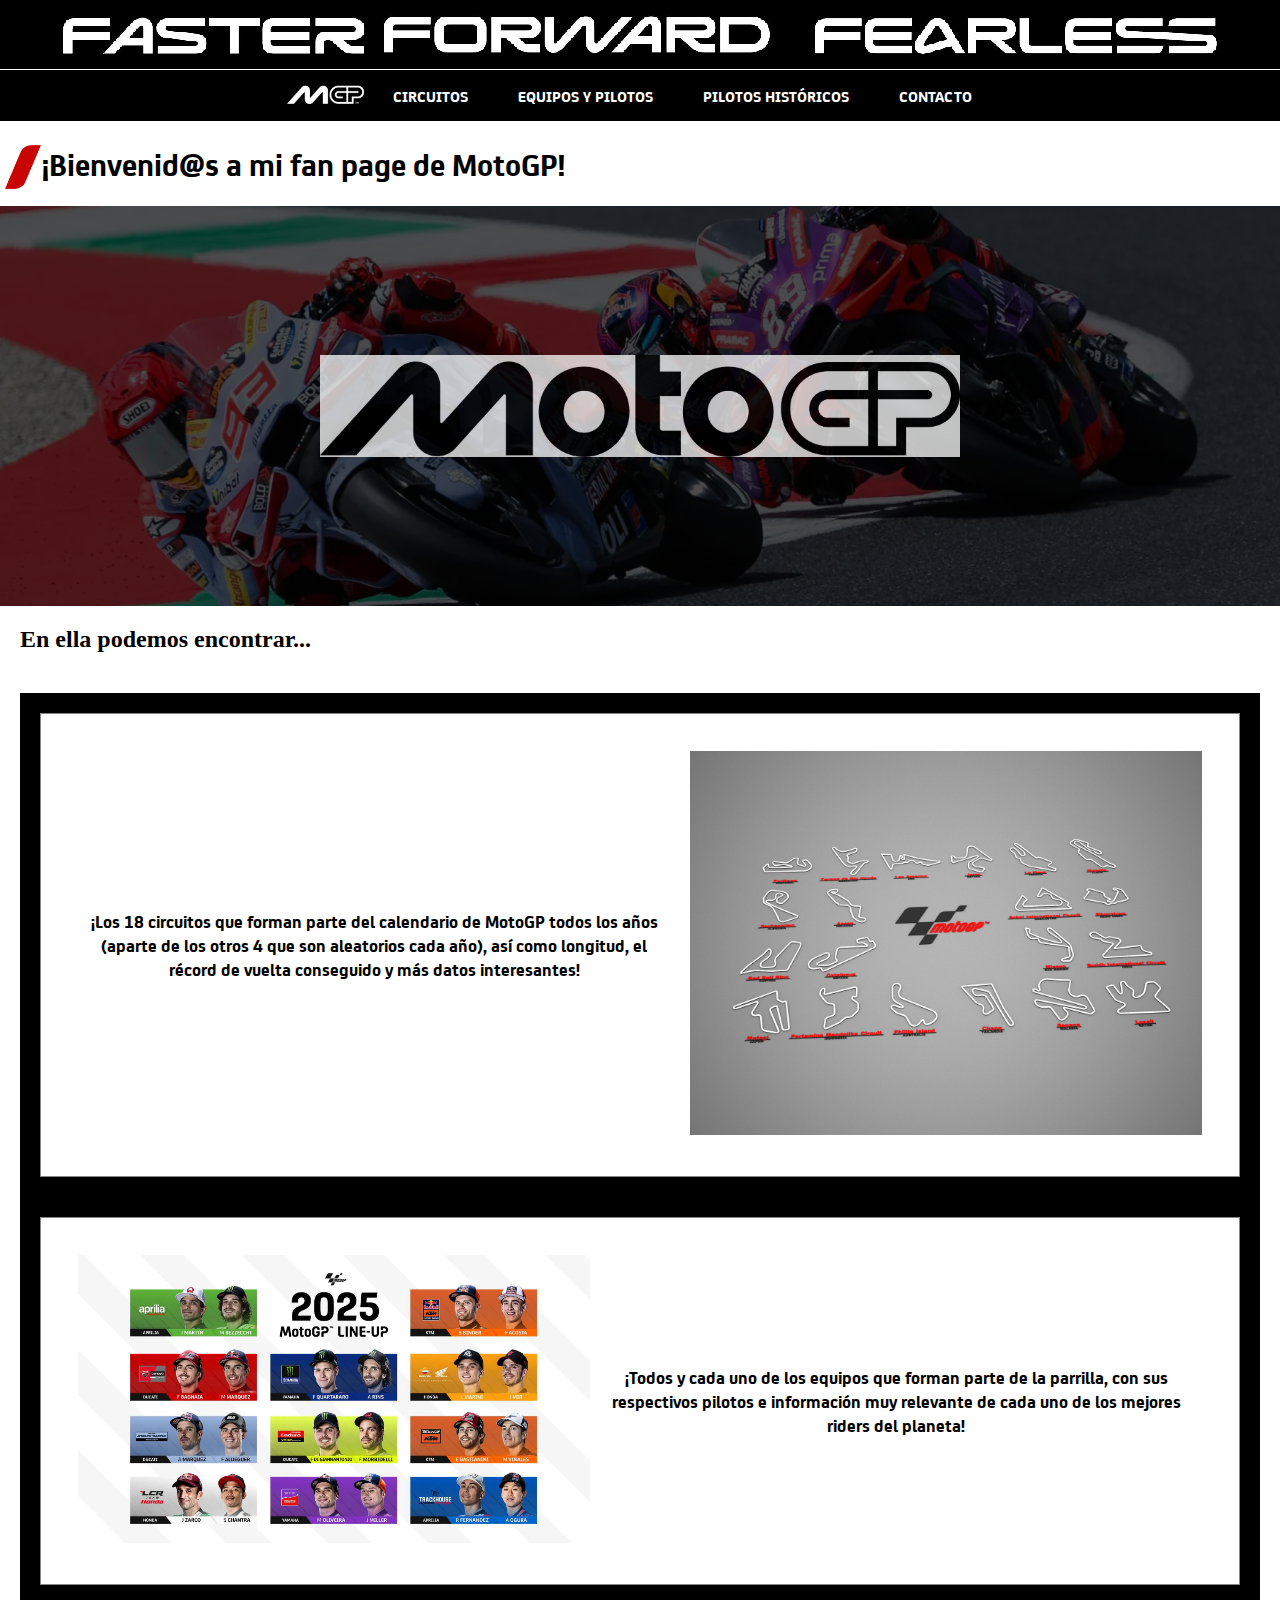
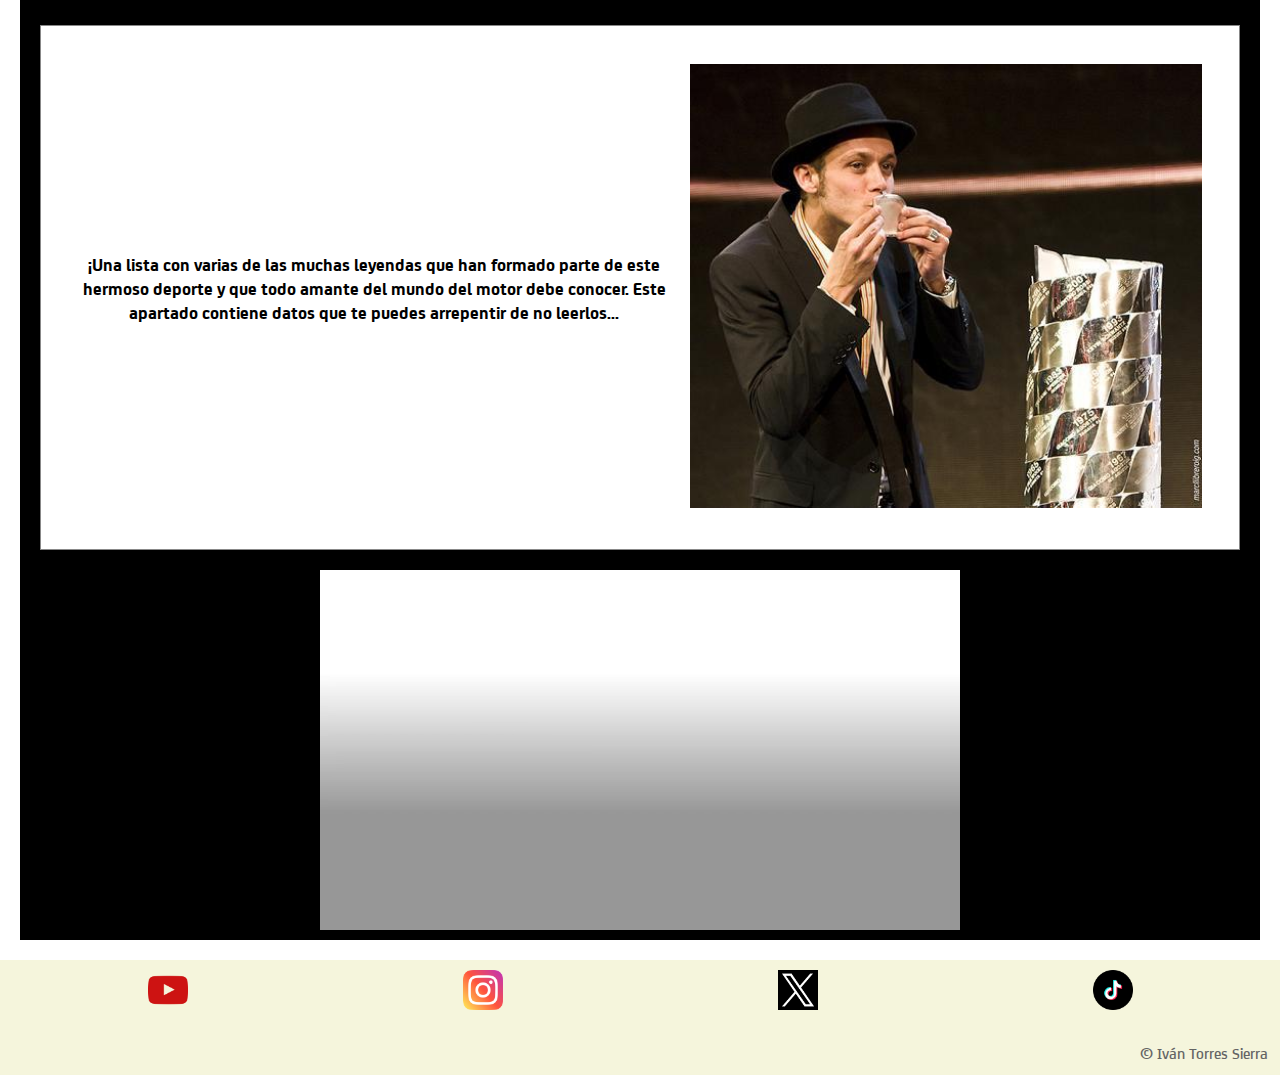
<file: index.html>
<!DOCTYPE html>
<html lang="es">
  <head>
    <meta charset="UTF-8" />
    <meta name="viewport" content="width=device-width, initial-scale=1.0" />
    <title>MotoGP - Página principal</title>
    <link rel="stylesheet" href="css/index.css" />
    <!-- Icono de la página -->
    <link rel="icon" href="imagenes/personalizar/motogp-icon.jpg" />
  </head>
  <body>
    <!-- Contenedor que contiene el título de la página -->
    <div class="header">
      <div class="contenidoheader">
        <!-- Imagen del eslogan de la página -->
        <img src="imagenes/personalizar/eslogan.png" alt="eslogan" />
      </div>
    </div>

    <!-- Contenedor que contiene la barra de navegación -->
    <div class="navbar">
      <!-- Logo con enlace a la página principal -->
      <a class="logo" href="index.html">
        <b>
          <img src="imagenes/personalizar/logomotogp.jpg" alt="motogp" />
        </b>
      </a>

      <!-- Menú de navegación con enlaces a otras páginas -->
      <div class="enlaces">
        <!-- Enlaces sin botón para pantallas grandes -->
        <div class="sinboton">
          <a href="html/circuitos.html"><b>CIRCUITOS</b></a>
          <a href="html/equiposypilotos.html"><b>EQUIPOS Y PILOTOS</b></a>
          <a href="html/pilotoshistoricos.html"><b>PILOTOS HISTÓRICOS</b></a>
          <a href="html/contacto.html"><b>CONTACTO</b></a>
        </div>

        <!-- Menú desplegable con botón para pantallas pequeñas -->
        <div class="conboton">
          <button aria-haspopup="true" aria-expanded="false">
            <img src="imagenes/personalizar/menu.png" alt="menu" />
          </button>
          <!-- Contenido del menú desplegable -->
          <div class="dropdown-content">
            <a href="html/circuitos.html"><b>CIRCUITOS</b></a>
            <a href="html/equiposypilotos.html"><b>EQUIPOS Y PILOTOS</b></a>
            <a href="html/pilotoshistoricos.html"><b>PILOTOS HISTÓRICOS</b></a>
            <a href="html/contacto.html"><b>CONTACTO</b></a>
          </div>
        </div>
      </div>
    </div>

    <!-- Contenido principal de la página -->
    <div class="contenidohome">
      <!-- Sección de bienvenida -->
      <div class="titulohome">
        <img src="imagenes/personalizar/widget-header.png" alt="widget-header" />
        <h1>¡Bienvenid@s a mi fan page de MotoGP!</h1>
      </div>
      <!-- Imagen principal del sitio -->
      <div class="imagenhome">
        <img src="imagenes/personalizar/MotoGP_logo_(2024).jpg" alt="logomotogpgrande" />
      </div>
      <!-- Mensaje que introduce lo que se puede encontrar en la página -->
      <div class="mensajehome">
        <h2>En ella podemos encontrar...</h2>
      </div>

      <!-- Enlaces a secciones importantes de la página -->
      <div class="enlacespaginas">
        <!-- Sección de Circuitos -->
        <div id="circuitos" class="infohome">
          <div class="informacion">
            <div class="textoinfo">
              <p>
                ¡Los 18 circuitos que forman parte del calendario de MotoGP todos los años (aparte de los otros 4 que son aleatorios cada año), así como longitud, el récord de vuelta conseguido y más datos interesantes!
              </p>
            </div>
            <div class="imageninfo">
              <a href="html/circuitos.html">
                <img src="imagenes/personalizar/Circuitos-MotoGP_.jpg" alt="todoscircuitos" />
              </a>
            </div>
          </div>
        </div>

        <!-- Sección de Equipos y Pilotos -->
        <div id="equiposypilotos" class="infohome">
          <div class="informacion">
            <div class="imageninfo">
              <a href="html/equiposypilotos.html">
                <img src="imagenes/personalizar/pilotos.jpg" alt="parrilla" />
              </a>
            </div>
            <div class="textoinfo">
              <p>
                ¡Todos y cada uno de los equipos que forman parte de la parrilla, con sus respectivos pilotos e información muy relevante de cada uno de los mejores riders del planeta!
              </p>
            </div>
          </div>
        </div>

        <!-- Sección de Pilotos Históricos -->
        <div id="pilotoshistoricos" class="infohome">
          <div class="informacion">
            <div class="textoinfo">
              <p>
                ¡Una lista con varias de las muchas leyendas que han formado parte de este hermoso deporte y que todo amante del mundo del motor debe conocer. Este apartado contiene datos que te puedes arrepentir de no leerlos...
              </p>
            </div>
            <div class="imageninfo">
              <a href="html/pilotoshistoricos.html">
                <img src="imagenes/personalizar/trofeo.jpg" alt="trofeo" />
              </a>
            </div>
          </div>
        </div>

        <!-- Video promocional en la página -->
        <div class="video">
          <video autoplay muted loop width="640" height="360">
            <source src="imagenes/rossimarquez.mp4" type="video/mp4">
          </video>
        </div>
      </div>
    </div>

    <!-- Pie de página -->
    <div class="footer">
      <!-- Enlaces a redes sociales -->
      <div class="nombreredes">
        <a href="https://www.youtube.com/@motogp"><b>Youtube</b></a>
        <a href="https://www.instagram.com/motogp/"><b>Instagram</b></a>
        <a href="https://x.com/MotoGP?ref_src=twsrc%5Egoogle%7Ctwcamp%5Eserp%7Ctwgr%5Eauthor"><b>X</b></a>
        <a href="https://www.tiktok.com/@motogp"><b>TikTok</b></a>
      </div>

      <!-- Iconos de redes sociales -->
      <div class="iconoredes">
        <a class="icono" href="https://www.youtube.com/@motogp">
          <img src="imagenes/redes/youtubelogo.jpg" alt="youtube" />
        </a>
        <a class="icono" href="https://www.instagram.com/motogp/">
          <img src="imagenes/redes/instagramlogo.png" alt="instagram" />
        </a>
        <a class="icono" href="https://x.com/MotoGP?ref_src=twsrc%5Egoogle%7Ctwcamp%5Eserp%7Ctwgr%5Eauthor">
          <img src="imagenes/redes/xlogo.png" alt="x" />
        </a>
        <a class="icono" href="https://www.tiktok.com/@motogp">
          <img src="imagenes/redes/tiktoklogo.png" alt="tiktok" />
        </a>
      </div>

      <!-- Información de derechos de autor -->
      <div class="copyright">
        <p>&copy; Iván Torres Sierra</p>
      </div>
    </div>

    <!-- Pie de página móvil -->
    <div class="footermovil">
      <!-- Iconos de redes sociales en formato móvil -->
      <div class="iconofooter">
        <a href="https://www.youtube.com/@motogp">
          <img src="imagenes/redes/youtubelogo.jpg" alt="youtube" />
        </a>
      </div>
      <div class="iconofooter">
        <a href="https://www.instagram.com/motogp/">
          <img src="imagenes/redes/instagramlogo.png" alt="instagram" />
        </a>
      </div>
      <div class="iconofooter">
        <a href="https://x.com/MotoGP?ref_src=twsrc%5Egoogle%7Ctwcamp%5Eserp%7Ctwgr%5Eauthor">
          <img src="imagenes/redes/xlogo.png" alt="x" />
        </a>
      </div>
      <div class="iconofooter">
        <a href="https://www.tiktok.com/@motogp">
          <img src="imagenes/redes/tiktoklogo.png" alt="tiktok" />
        </a>
      </div>
      <!-- Información de derechos de autor para móvil -->
      <div class="copyright">
        <p>&copy; Iván Torres Sierra</p>
      </div>
    </div>
  </body>
</html>
</file>
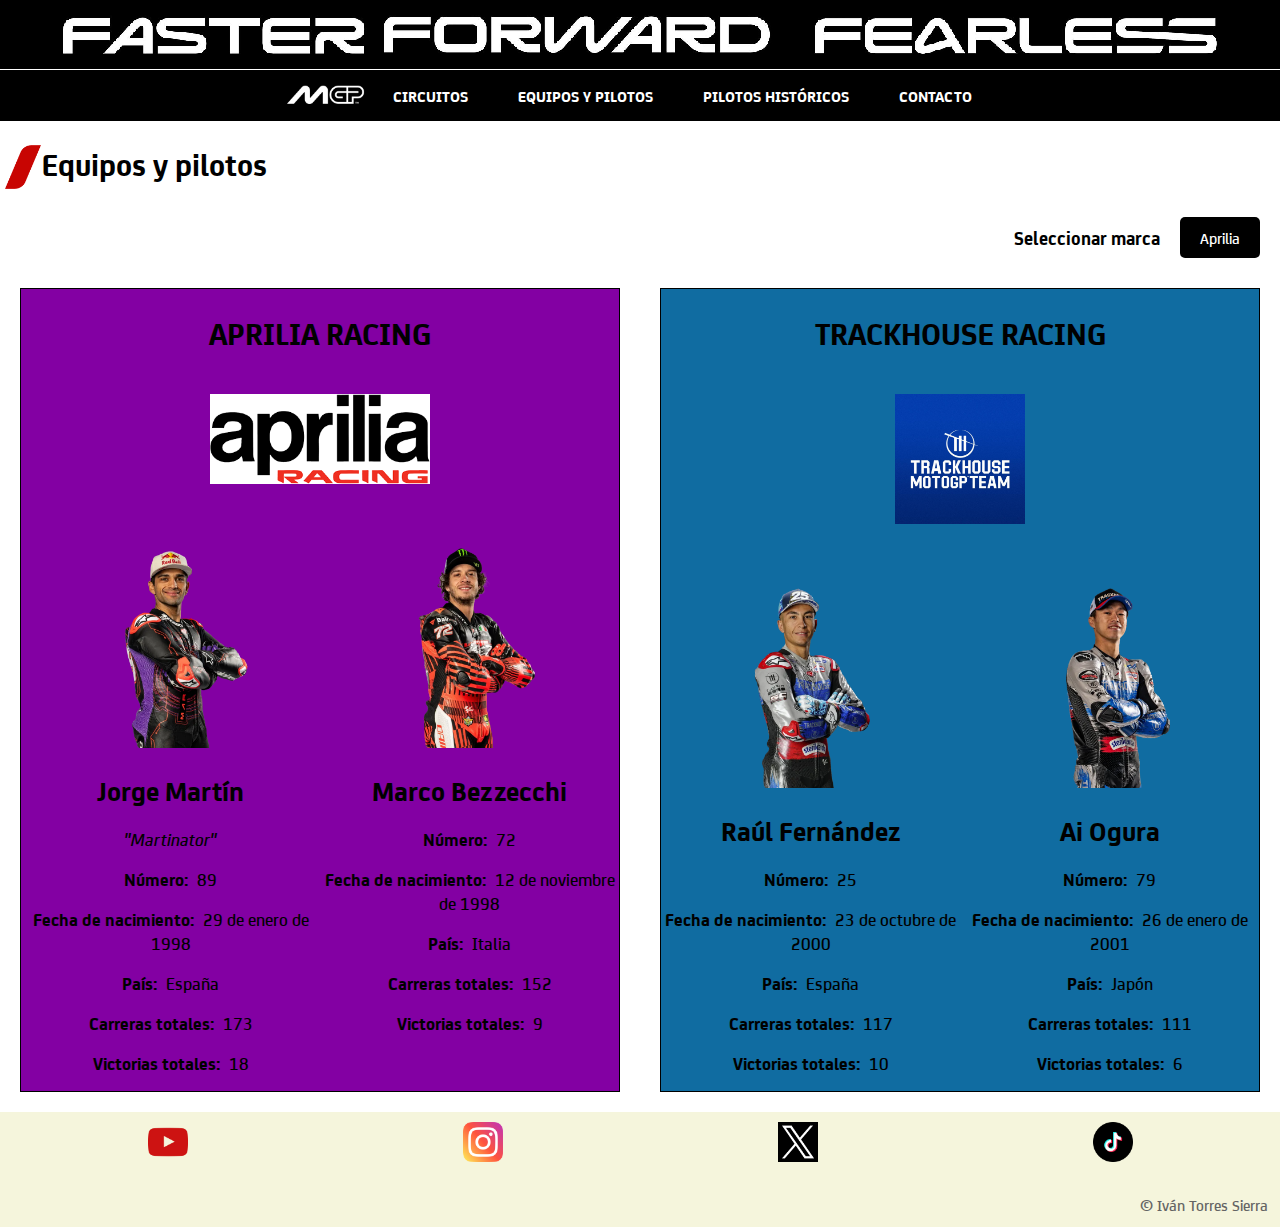
<file: html/aprilia.html>
<!DOCTYPE html>
<html lang="es">
  <head>
    <meta charset="UTF-8" />
    <meta name="viewport" content="width=device-width, initial-scale=1.0" />
    <title>Equipos y pilotos - Aprilia</title>
    <link rel="stylesheet" href="../css/equiposypilotos.css" />
    <link rel="icon" href="../imagenes/personalizar/motogp-icon.jpg" />
  </head>
  <body class="aprilia">
    <!-- Contenedor que contiene el titulo de la pagina -->
    <div class="header">
      <div class="contenidoheader">
        <img src="../imagenes/personalizar/eslogan.png" alt="eslogan" />
      </div>
    </div>

    <!-- Contenedor que contiene la barra de navegacion de la pagina -->
    <div class="navbar">
      <a class="logo" href="../index.html"
        ><b>
          <img src="../imagenes/personalizar/logomotogp.jpg" alt="motogp" /></b
      ></a>

      <div class="enlaces">
        <div class="sinboton">
          <a href="../html/circuitos.html"><b>CIRCUITOS</b></a>
          <a href="../html/equiposypilotos.html"><b>EQUIPOS Y PILOTOS</b></a>
          <a href="../html/pilotoshistoricos.html"><b>PILOTOS HISTÓRICOS</b></a>
          <a href="../html/contacto.html"><b>CONTACTO</b></a>
        </div>

        <div class="conboton">
          <button aria-haspopup="true" aria-expanded="false">
            <img src="../imagenes/personalizar/menu.png" alt="menu" />
          </button>
          <div class="dropdown-content">
            <a href="../html/circuitos.html"><b>CIRCUITOS</b></a>
            <a href="../html/equiposypilotos.html"><b>EQUIPOS Y PILOTOS</b></a>
            <a href="../html/pilotoshistoricos.html"
              ><b>PILOTOS HISTÓRICOS</b></a
            >
            <a href="../html/contacto.html"><b>CONTACTO</b></a>
          </div>
        </div>
      </div>
    </div>

    <div class="contenidoeyp">
      <div class="encabezadoeyp">
        <img
          src="../imagenes/personalizar/widget-header.png"
          alt="widget-header"
        />
        <h1>Equipos y pilotos</h1>
      </div>

      <div class="selector">
        <div class="textoseleccionar">
          <h3>Seleccionar marca</h3>
        </div>

        <div class="menu-desplegable">
          <button class="menu-btn">Aprilia</button>
          <div class="menu-lista">
            <a href="equiposypilotos.html">Todas</a>
            <a href="ducati.html">Ducati</a>
            <a href="honda.html">Honda</a>
            <a href="yamaha.html">Yamaha</a>
            <a href="ktm.html">KTM</a>
          </div>
        </div>
      </div>

      <div class="rellenoeyp">
        
        <div class="equipo" id="equipo2">
          <div class="informacionequipo">
            <div class="imagenequipo">
              <h1>APRILIA RACING</h1>
              <img
                src="../imagenes/equiposypilotos/aprilia/aprilia.png"
                alt="aprilia"
              />
            </div>
          </div>

          <div class="pilotos">
            <div class="piloto">
              <div class="imagenpiloto">
                <img
                  src="../imagenes/equiposypilotos/aprilia/martin.jpg"
                  alt="jorgemartin"
                />
              </div>

              <div class="infopiloto">
                <h1 class="nombrepiloto">Jorge Martín</h1>
                <p>
                  <span class="content" id="apodo">"Martinator"</span>
                </p>
                <p>
                  <span class="label">Número:</span>
                  <span class="content">89</span>
                </p>
                <p>
                  <span class="label">Fecha de nacimiento:</span>
                  <span class="content">29 de enero de 1998</span>
                </p>
                <p>
                  <span class="label">País:</span>
                  <span class="content">España</span>
                </p>
                <p>
                  <span class="label">Carreras totales:</span>
                  <span class="content">173 </span>
                </p>
                <p>
                  <span class="label">Victorias totales:</span>
                  <span class="content">18 </span>
                </p>
              </div>
            </div>

            <div class="piloto">
              <div class="imagenpiloto">
                <img
                  src="../imagenes/equiposypilotos/aprilia/bezzecchi.jpg"
                  alt="marcobezzecchi"
                />
              </div>

              <div class="infopiloto">
                <h1 class="nombrepiloto">Marco Bezzecchi</h1>
                <p>
                  <span class="label">Número:</span>
                  <span class="content">72</span>
                </p>
                <p>
                  <span class="label">Fecha de nacimiento:</span>
                  <span class="content">12 de noviembre de 1998</span>
                </p>
                <p>
                  <span class="label">País:</span>
                  <span class="content">Italia</span>
                </p>
                <p>
                  <span class="label">Carreras totales:</span>
                  <span class="content">152 </span>
                </p>
                <p>
                  <span class="label">Victorias totales:</span>
                  <span class="content">9 </span>
                </p>
              </div>
            </div>
          </div>
        </div>


        <div class="equipo" id="equipo11">
          <div class="informacionequipo">
            <div class="imagenequipo">
              <h1>TRACKHOUSE RACING</h1>
              <img
                src="../imagenes/equiposypilotos/trackhouse/trackhouse.png"
                alt="trackhouse"
              />
            </div>
          </div>

          <div class="pilotos">
            <div class="piloto">
              <div class="imagenpiloto">
                <img
                  src="../imagenes/equiposypilotos/trackhouse/fernandez.jpg"
                  alt="raulfernandez"
                />
              </div>

              <div class="infopiloto">
                <h1 class="nombrepiloto">Raúl Fernández</h1>
                <p>
                  <span class="label">Número:</span>
                  <span class="content">25</span>
                </p>
                <p>
                  <span class="label">Fecha de nacimiento:</span>
                  <span class="content">23 de octubre de 2000</span>
                </p>
                <p>
                  <span class="label">País:</span>
                  <span class="content">España</span>
                </p>
                <p>
                  <span class="label">Carreras totales:</span>
                  <span class="content">117 </span>
                </p>
                <p>
                  <span class="label">Victorias totales:</span>
                  <span class="content">10 </span>
                </p>
              </div>
            </div>

            <div class="piloto">
              <div class="imagenpiloto">
                <img
                  src="../imagenes/equiposypilotos/trackhouse/ogura.jpg"
                  alt="aiogura"
                />
              </div>

              <div class="infopiloto">
                <h1 class="nombrepiloto">Ai Ogura</h1>
                <p>
                  <span class="label">Número:</span>
                  <span class="content">79</span>
                </p>
                <p>
                  <span class="label">Fecha de nacimiento:</span>
                  <span class="content">26 de enero de 2001</span>
                </p>
                <p>
                  <span class="label">País:</span>
                  <span class="content">Japón</span>
                </p>
                <p>
                  <span class="label">Carreras totales:</span>
                  <span class="content">111 </span>
                </p>
                <p>
                  <span class="label">Victorias totales:</span>
                  <span class="content">6 </span>
                </p>
              </div>
            </div>
          </div>
        </div>
      </div>
    </div>

    <div class="footer">
      <div class="nombreredes">
        <a href="https://www.youtube.com/@motogp"><b>Youtube</b></a>
        <a href="https://www.instagram.com/motogp/"><b>Instagram</b></a>
        <a
          href="https://x.com/MotoGP?ref_src=twsrc%5Egoogle%7Ctwcamp%5Eserp%7Ctwgr%5Eauthor"
          ><b>X</b></a
        >
        <a href="https://www.tiktok.com/@motogp"><b>TikTok</b></a>
      </div>

      <div class="iconoredes">
        <a class="icono" href="https://www.youtube.com/@motogp"
          ><img src="../imagenes/redes/youtubelogo.jpg" alt="youtube"
        /></a>
        <a class="icono" href="https://www.instagram.com/motogp/"
          ><img src="../imagenes/redes/instagramlogo.png" alt="instagram"
        /></a>
        <a
          class="icono"
          href="https://x.com/MotoGP?ref_src=twsrc%5Egoogle%7Ctwcamp%5Eserp%7Ctwgr%5Eauthor"
          ><img src="../imagenes/redes/xlogo.png" alt="x"
        /></a>
        <a class="icono" href="https://www.tiktok.com/@motogp"
          ><img src="../imagenes/redes/tiktoklogo.png" alt="tiktok"
        /></a>
      </div>
      <div class="copyright">
        <p>&copy; Iván Torres Sierra</p>
    </div>
    </div>

    <div class="footermovil">
      <div class="iconofooter">
        <a href="https://www.youtube.com/@motogp"
          ><img src="../imagenes/redes/youtubelogo.jpg" alt="youtube"
        /></a>
      </div>
      <div class="iconofooter">
        <a href="https://www.instagram.com/motogp/"
          ><img src="../imagenes/redes/instagramlogo.png" alt="instagram"
        /></a>
      </div>
      <div class="iconofooter">
        <a
          href="https://x.com/MotoGP?ref_src=twsrc%5Egoogle%7Ctwcamp%5Eserp%7Ctwgr%5Eauthor"
          ><img src="../imagenes/redes/xlogo.png" alt="x"
        /></a>
      </div>
      <div class="iconofooter">
        <a href="https://www.tiktok.com/@motogp"
          ><img src="../imagenes/redes/tiktoklogo.png" alt="tiktok"
        /></a>
      </div>
      <div class="copyright">
        <p>&copy; Iván Torres Sierra</p>
    </div>
    </div>
  </body>
</html>
</file>
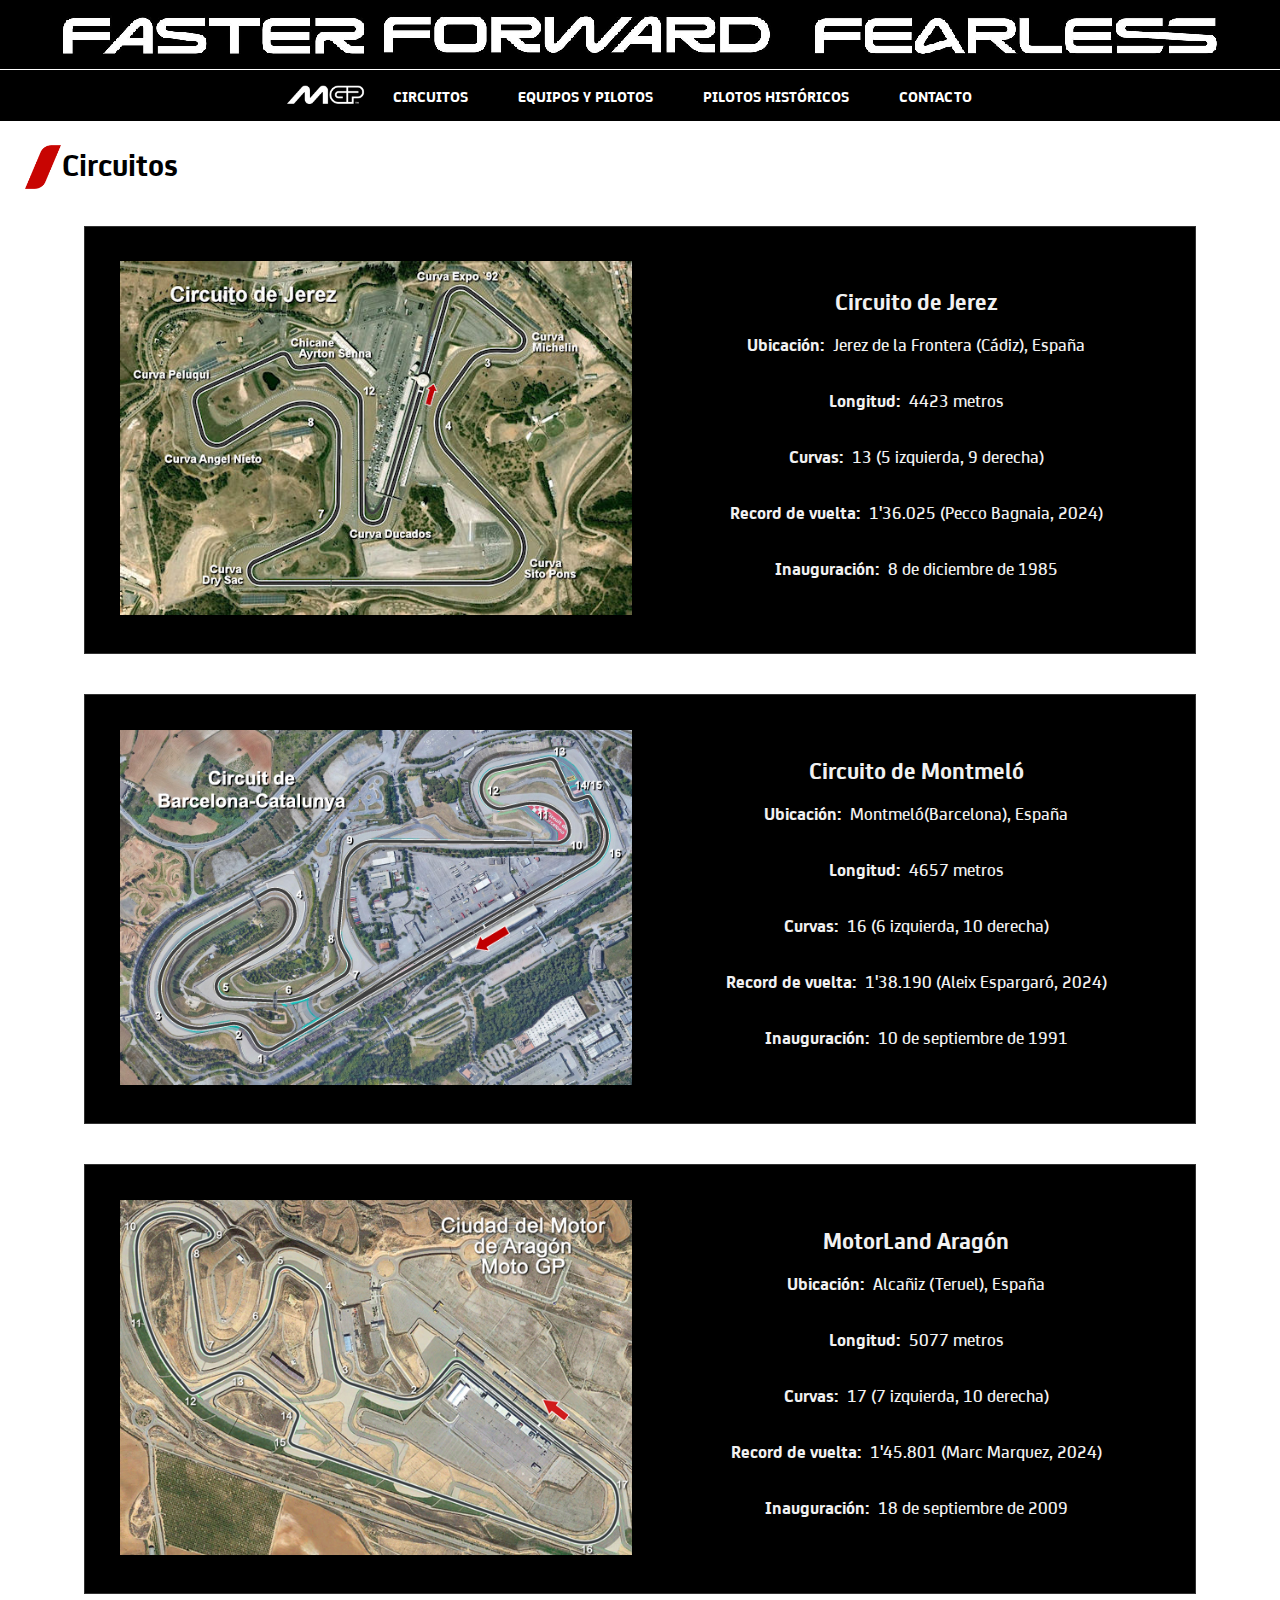
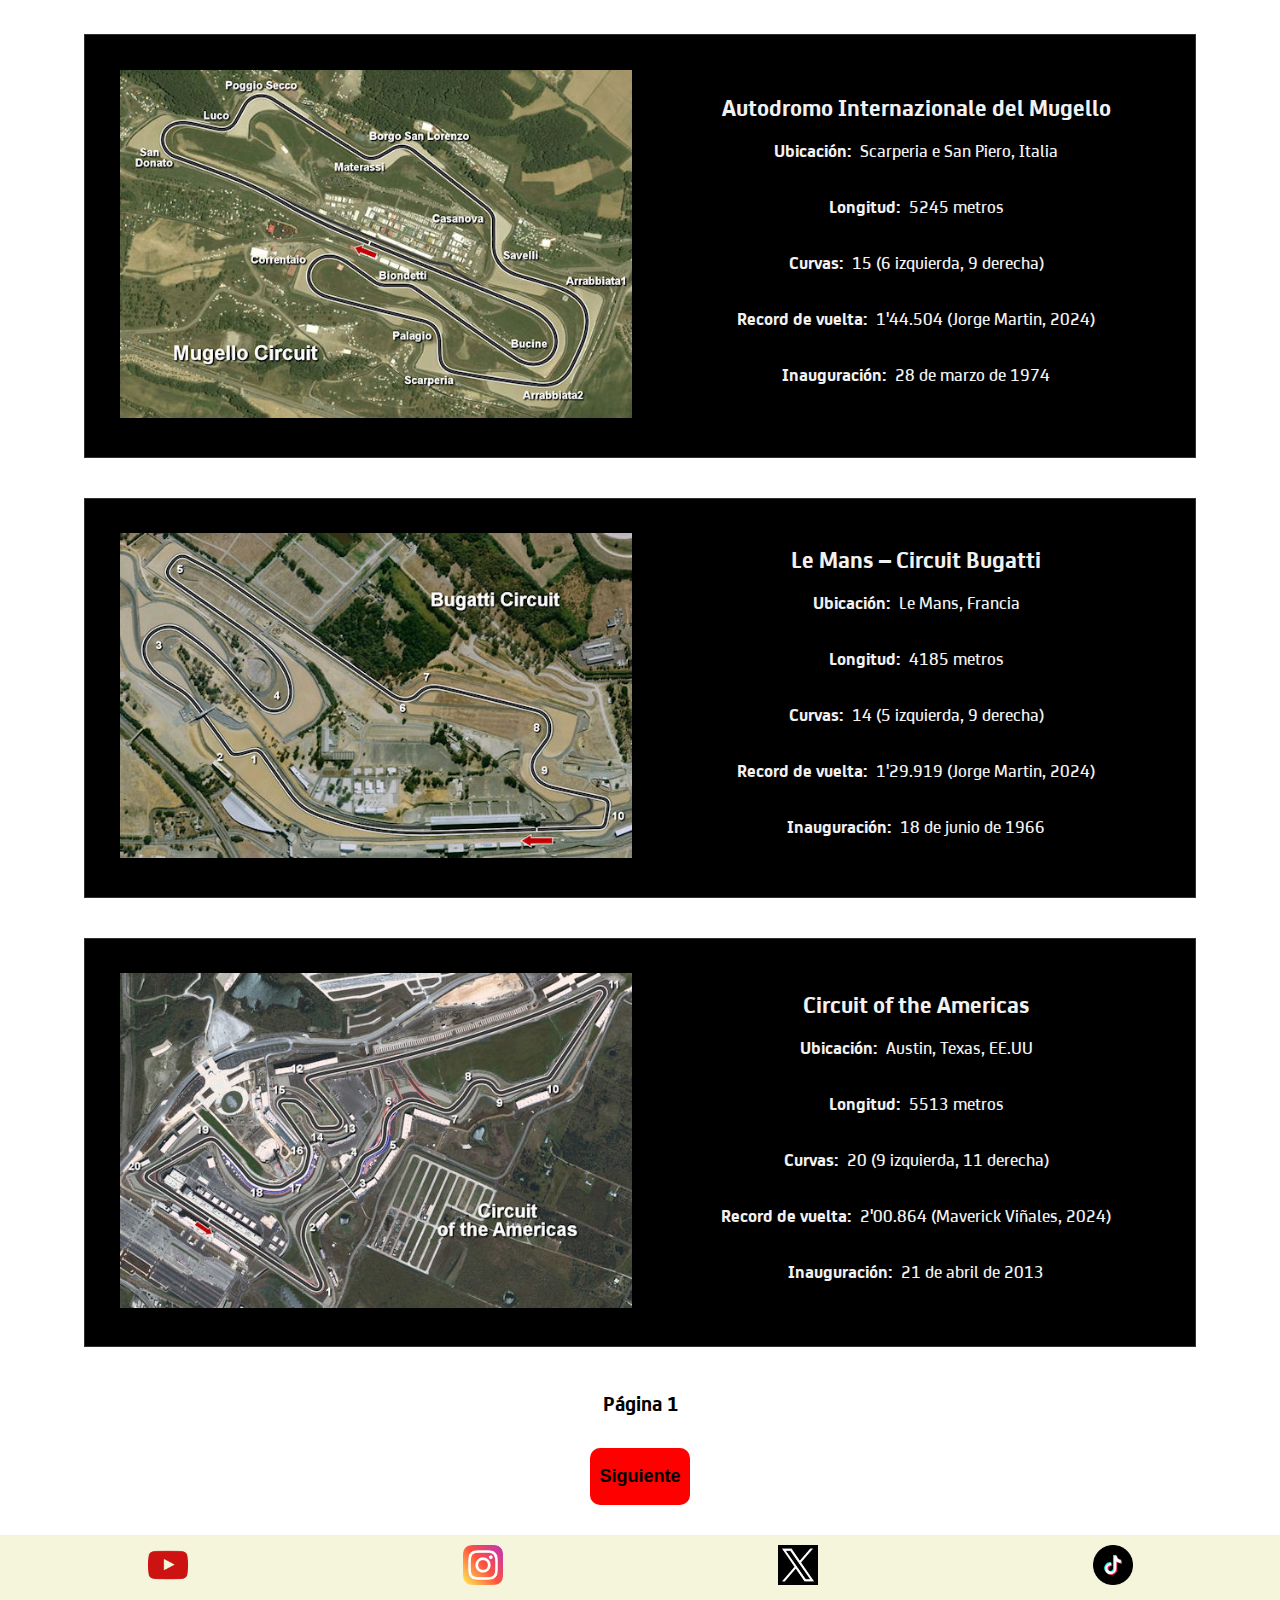
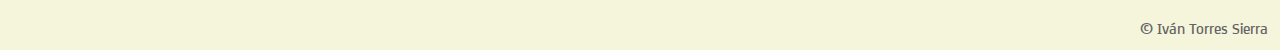
<file: html/circuitos.html>
<!DOCTYPE html>
<html lang="es">
<head>
    <meta charset="UTF-8">
    <meta name="viewport" content="width=device-width, initial-scale=1.0">
    <title>Circuitos</title>
    <link rel="stylesheet" href="../css/circuitos.css">
    <link rel="icon" href="../imagenes/personalizar/motogp-icon.jpg">
    
</head>
<body>

     <!-- Contenedor que contiene el titulo de la pagina -->
     <div class="header">
        <div class="contenidoheader">
            <img src="../imagenes/personalizar/eslogan.png" alt="eslogan">
        </div>
        
    </div>

    <!-- Contenedor que contiene la barra de navegacion de la pagina -->
    <div class="navbar">
        <a class="logo" href="../index.html"><b> <img src="../imagenes/personalizar/logomotogp.jpg" alt="motogp"></b></a>
            
        <div class="enlaces">
            <!-- Contenedor que contiene los enlaces de la barra de navegacion sin el boton que aparece en la resolucion movil-->
            <div class="sinboton">
                <a href="../html/circuitos.html"><b>CIRCUITOS</b></a>
                <a href="../html/equiposypilotos.html"><b>EQUIPOS Y PILOTOS</b></a>
                <a href="../html/pilotoshistoricos.html"><b>PILOTOS HISTÓRICOS</b></a>
                <a href="../html/contacto.html"><b>CONTACTO</b></a>
            </div>

            <!-- Contenedor que contiene los enlaces de la barra de navegacion con el boton que aparece en la resolucion movil-->
            <div class="conboton">
                <button aria-haspopup="true" aria-expanded="false"><img src="../imagenes/personalizar/menu.png" alt="menu"></button>
                <div class="dropdown-content">
                    <a href="../html/circuitos.html"><b>CIRCUITOS</b></a>
                    <a href="../html/equiposypilotos.html"><b>EQUIPOS Y PILOTOS</b></a>
                    <a href="../html/pilotoshistoricos.html"><b>PILOTOS HISTÓRICOS</b></a>
                    <a href="../html/contacto.html"><b>CONTACTO</b></a>
                </div>    
            </div>
            
        </div>
    </div>

    <div class="contenidocircuitos">

        <div class="encabezadocircuitos">
            <img src="../imagenes/personalizar/widget-header.png" alt="widget-header">
            <h1>Circuitos</h1>
        </div>

        <div class="rellenocircuitos">

            <div class="circuito">
                <div class="imagencircuito">
                    <img src="../imagenes/circuitos/jerez.jpg" alt="jerez">
                </div>
                <div class="infocircuito">
                    <h1 class="nombrecircuito">Circuito de Jerez</h1>
                    <p>
                        <span class="label">Ubicación:</span>
                        <span class="content">Jerez de la Frontera (Cádiz), España</span>
                    </p>
                    <p>
                        <span class="label">Longitud:</span>
                        <span class="content">4423 metros</span>   
                    </p>
                    <p>
                        <span class="label">Curvas:</span>
                        <span class="content">13 (5 izquierda, 9 derecha)</span>   
                    </p>
                    <p>
                        <span class="label">Record de vuelta:</span>
                        <span class="content">1'36.025 (Pecco Bagnaia, 2024)</span>   
                    </p>
                    <p>
                        <span class="label">Inauguración:</span>
                        <span class="content">8 de diciembre de 1985</span>   
                    </p>
                    

                </div>
            </div>

            <div class="circuito">
                <div class="imagencircuito">
                    <img src="../imagenes/circuitos/montmelo.jpg" alt="montmelo">
                </div>
                <div class="infocircuito">
                    <h1 class="nombrecircuito">Circuito de Montmeló</h1>
                    <p>
                        <span class="label">Ubicación:</span>
                        <span class="content">Montmeló(Barcelona), España</span>
                    </p>
                    <p>
                        <span class="label">Longitud:</span>
                        <span class="content">4657 metros</span>   
                    </p>
                    <p>
                        <span class="label">Curvas:</span>
                        <span class="content">16 (6 izquierda, 10 derecha)</span>   
                    </p>
                    <p>
                        <span class="label">Record de vuelta:</span>
                        <span class="content">1'38.190 (Aleix Espargaró, 2024)</span>   
                    </p>
                    <p>
                        <span class="label">Inauguración:</span>
                        <span class="content">10 de septiembre de 1991</span>   
                    </p>
                    

                </div>
            </div>

            <div class="circuito">
                <div class="imagencircuito">
                    <img src="../imagenes/circuitos/motorland.jpg" alt="motorland">
                </div>
                <div class="infocircuito">
                    <h1 class="nombrecircuito">MotorLand Aragón</h1>
                    <p>
                        <span class="label">Ubicación:</span>
                        <span class="content">Alcañiz (Teruel), España</span>
                    </p>
                    <p>
                        <span class="label">Longitud:</span>
                        <span class="content">5077 metros</span>   
                    </p>
                    <p>
                        <span class="label">Curvas:</span>
                        <span class="content">17 (7 izquierda, 10 derecha)</span>   
                    </p>
                    <p>
                        <span class="label">Record de vuelta:</span>
                        <span class="content">1'45.801 (Marc Marquez, 2024)</span>   
                    </p>
                    <p>
                        <span class="label">Inauguración:</span>
                        <span class="content">18 de septiembre de 2009</span>   
                    </p>
                    

                </div>
            </div>

           

            <div class="circuito">
                <div class="imagencircuito">
                    <img src="../imagenes/circuitos/mugello.jpg" alt="mugello">
                </div>
                <div class="infocircuito">
                    <h1 class="nombrecircuito">Autodromo Internazionale del Mugello</h1>
                    <p>
                        <span class="label">Ubicación:</span>
                        <span class="content">Scarperia e San Piero, Italia</span>
                    </p>
                    <p>
                        <span class="label">Longitud:</span>
                        <span class="content">5245 metros</span>   
                    </p>
                    <p>
                        <span class="label">Curvas:</span>
                        <span class="content">15 (6 izquierda, 9 derecha)</span>   
                    </p>
                    <p>
                        <span class="label">Record de vuelta:</span>
                        <span class="content">1'44.504 (Jorge Martin, 2024)</span>   
                    </p>
                    <p>
                        <span class="label">Inauguración:</span>
                        <span class="content">28 de marzo de 1974</span>   
                    </p>
                    

                </div>
            </div>

            <div class="circuito">
                <div class="imagencircuito">
                    <img src="../imagenes/circuitos/lemans.jpg" alt="lemans">
                </div>
                <div class="infocircuito">
                    <h1 class="nombrecircuito">Le Mans – Circuit Bugatti</h1>
                    <p>
                        <span class="label">Ubicación:</span>
                        <span class="content">Le Mans, Francia</span>
                    </p>
                    <p>
                        <span class="label">Longitud:</span>
                        <span class="content">4185 metros</span>   
                    </p>
                    <p>
                        <span class="label">Curvas:</span>
                        <span class="content">14 (5 izquierda, 9 derecha)</span>   
                    </p>
                    <p>
                        <span class="label">Record de vuelta:</span>
                        <span class="content">1'29.919 (Jorge Martin, 2024)</span>   
                    </p>
                    <p>
                        <span class="label">Inauguración:</span>
                        <span class="content">18 de junio de 1966</span>   
                    </p>
                    

                </div>
            </div>

            <div class="circuito">
                <div class="imagencircuito">
                    <img src="../imagenes/circuitos/americas.jpg" alt="americas">
                </div>
                <div class="infocircuito">
                    <h1 class="nombrecircuito">Circuit of the Americas</h1>
                    <p>
                        <span class="label">Ubicación:</span>
                        <span class="content"> Austin, Texas, EE.UU</span>
                    </p>
                    <p>
                        <span class="label">Longitud:</span>
                        <span class="content">5513 metros</span>   
                    </p>
                    <p>
                        <span class="label">Curvas:</span>
                        <span class="content">20 (9 izquierda, 11 derecha)</span>   
                    </p>
                    <p>
                        <span class="label">Record de vuelta:</span>
                        <span class="content">2'00.864 (Maverick Viñales, 2024)</span>   
                    </p>
                    <p>
                        <span class="label">Inauguración:</span>
                        <span class="content">21 de abril de 2013</span>   
                    </p>
                    

                </div>
            </div>

            

            <div class="navegacion">
                <div class="pagina">
                    <h3>Página 1</h3>
                </div>
                <div class="boton">
                    <button onclick="window.location.href='../html/circuitos2.html'"> <p>Siguiente</p></button>
                </div>
            </div>
            
            </div>
    </div>

    <div class="footer">
        <div class="nombreredes">
            <a href="https://www.youtube.com/@motogp"><b>Youtube</b></a> 
            <a href="https://www.instagram.com/motogp/"><b>Instagram</b></a> 
            <a href="https://x.com/MotoGP?ref_src=twsrc%5Egoogle%7Ctwcamp%5Eserp%7Ctwgr%5Eauthor"><b>X</b></a> 
            <a href="https://www.tiktok.com/@motogp"><b>TikTok</b></a>
        </div>

        <div class="iconoredes">
            <a class="icono" href="https://www.youtube.com/@motogp"><img src="../imagenes/redes/youtubelogo.jpg" alt="youtube"></a> 
            <a class="icono" href="https://www.instagram.com/motogp/"><img src="../imagenes/redes/instagramlogo.png" alt="instagram"></a> 
            <a class="icono" href="https://x.com/MotoGP?ref_src=twsrc%5Egoogle%7Ctwcamp%5Eserp%7Ctwgr%5Eauthor"><img src="../imagenes/redes/xlogo.png" alt="x"></a> 
            <a class="icono" href="https://www.tiktok.com/@motogp"><img src="../imagenes/redes/tiktoklogo.png" alt="tiktok"></a>
        </div>

        <div class="copyright">
            <p>&copy; Iván Torres Sierra</p>
        </div>
    </div>

    <div class="footermovil">
        <div class="iconofooter">
            <a  href="https://www.youtube.com/@motogp"><img src="../imagenes/redes/youtubelogo.jpg" alt="youtube"></a> 
        </div>
        <div class="iconofooter">
            <a  href="https://www.instagram.com/motogp/"><img src="../imagenes/redes/instagramlogo.png" alt="instagram"></a> 
        </div>
        <div class="iconofooter">
            <a  href="https://x.com/MotoGP?ref_src=twsrc%5Egoogle%7Ctwcamp%5Eserp%7Ctwgr%5Eauthor"><img src="../imagenes/redes/xlogo.png" alt="x"></a> 
        </div>
        <div class="iconofooter">
            <a  href="https://www.tiktok.com/@motogp"><img src="../imagenes/redes/tiktoklogo.png" alt="tiktok"></a> 
        </div>
        <div class="copyright">
            <p>&copy; Iván Torres Sierra</p>
        </div>
        
    </div>
               
    
</body>
</html>
</file>
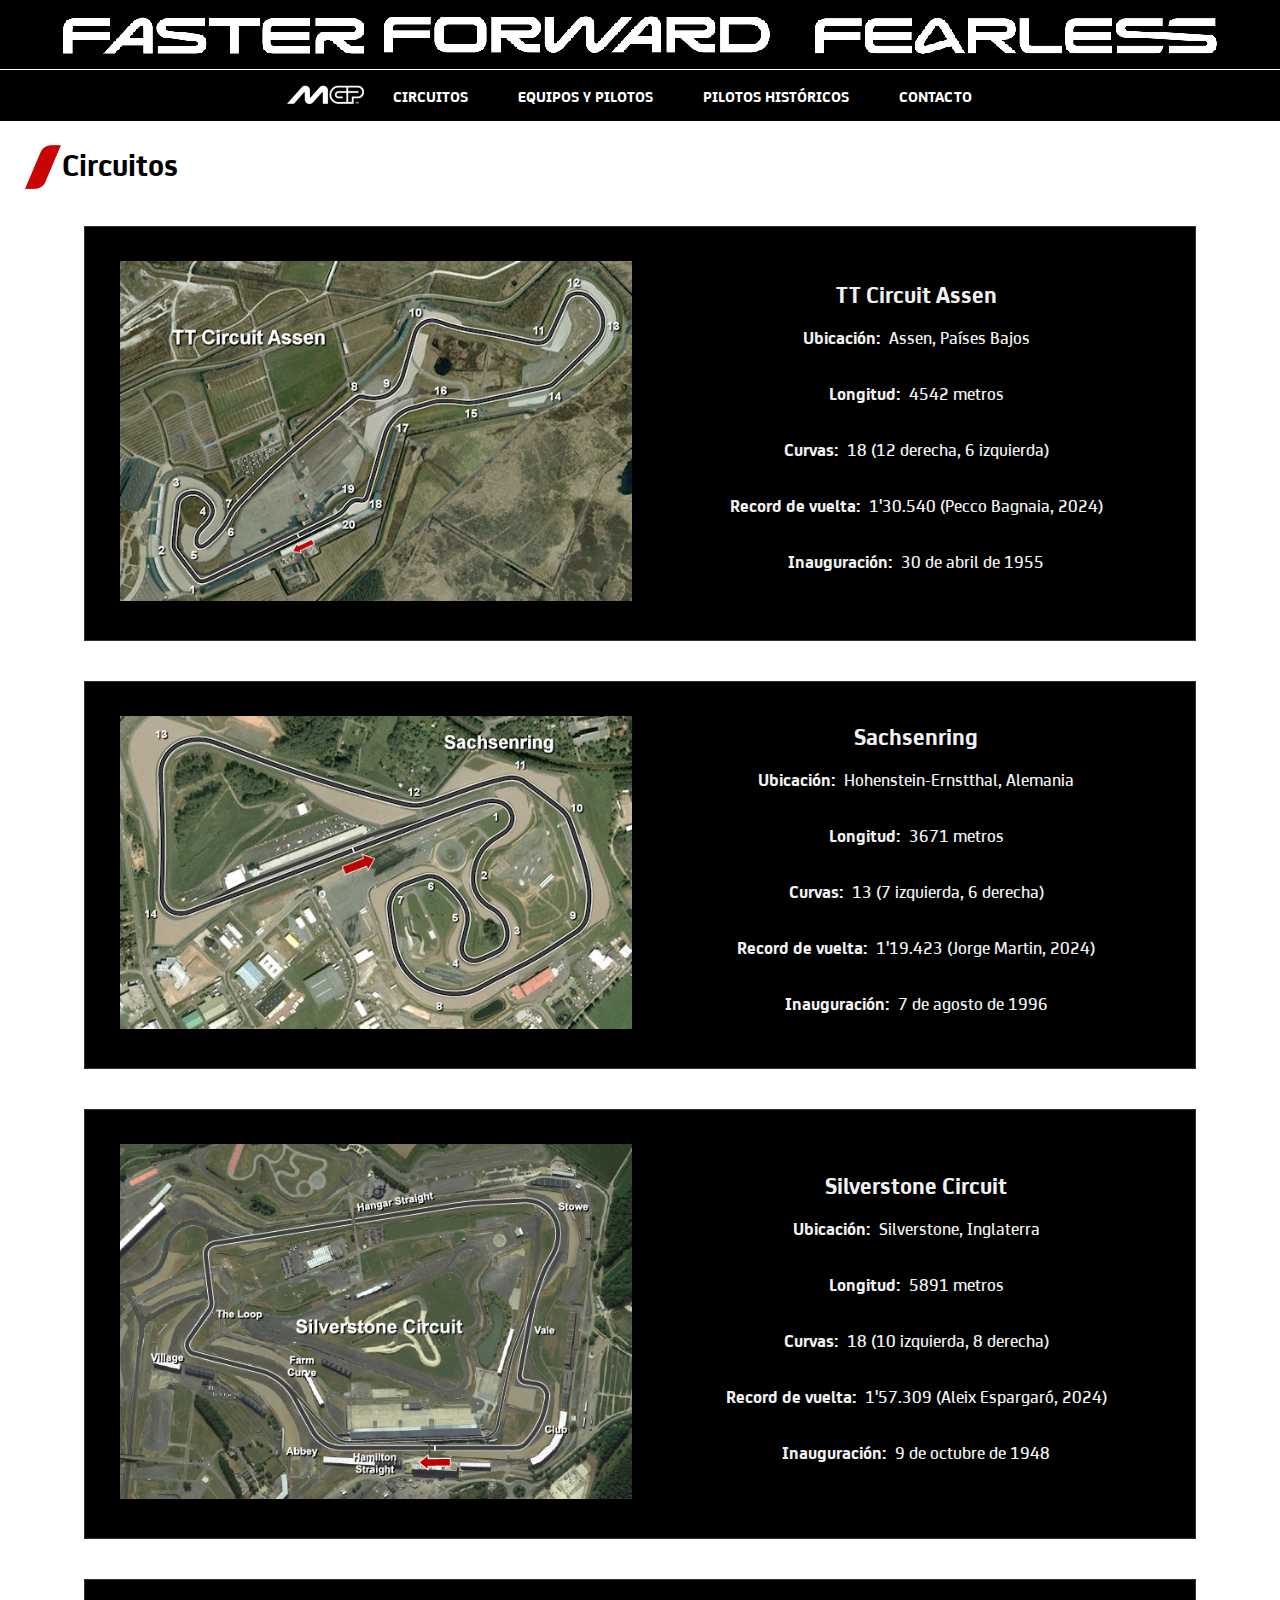
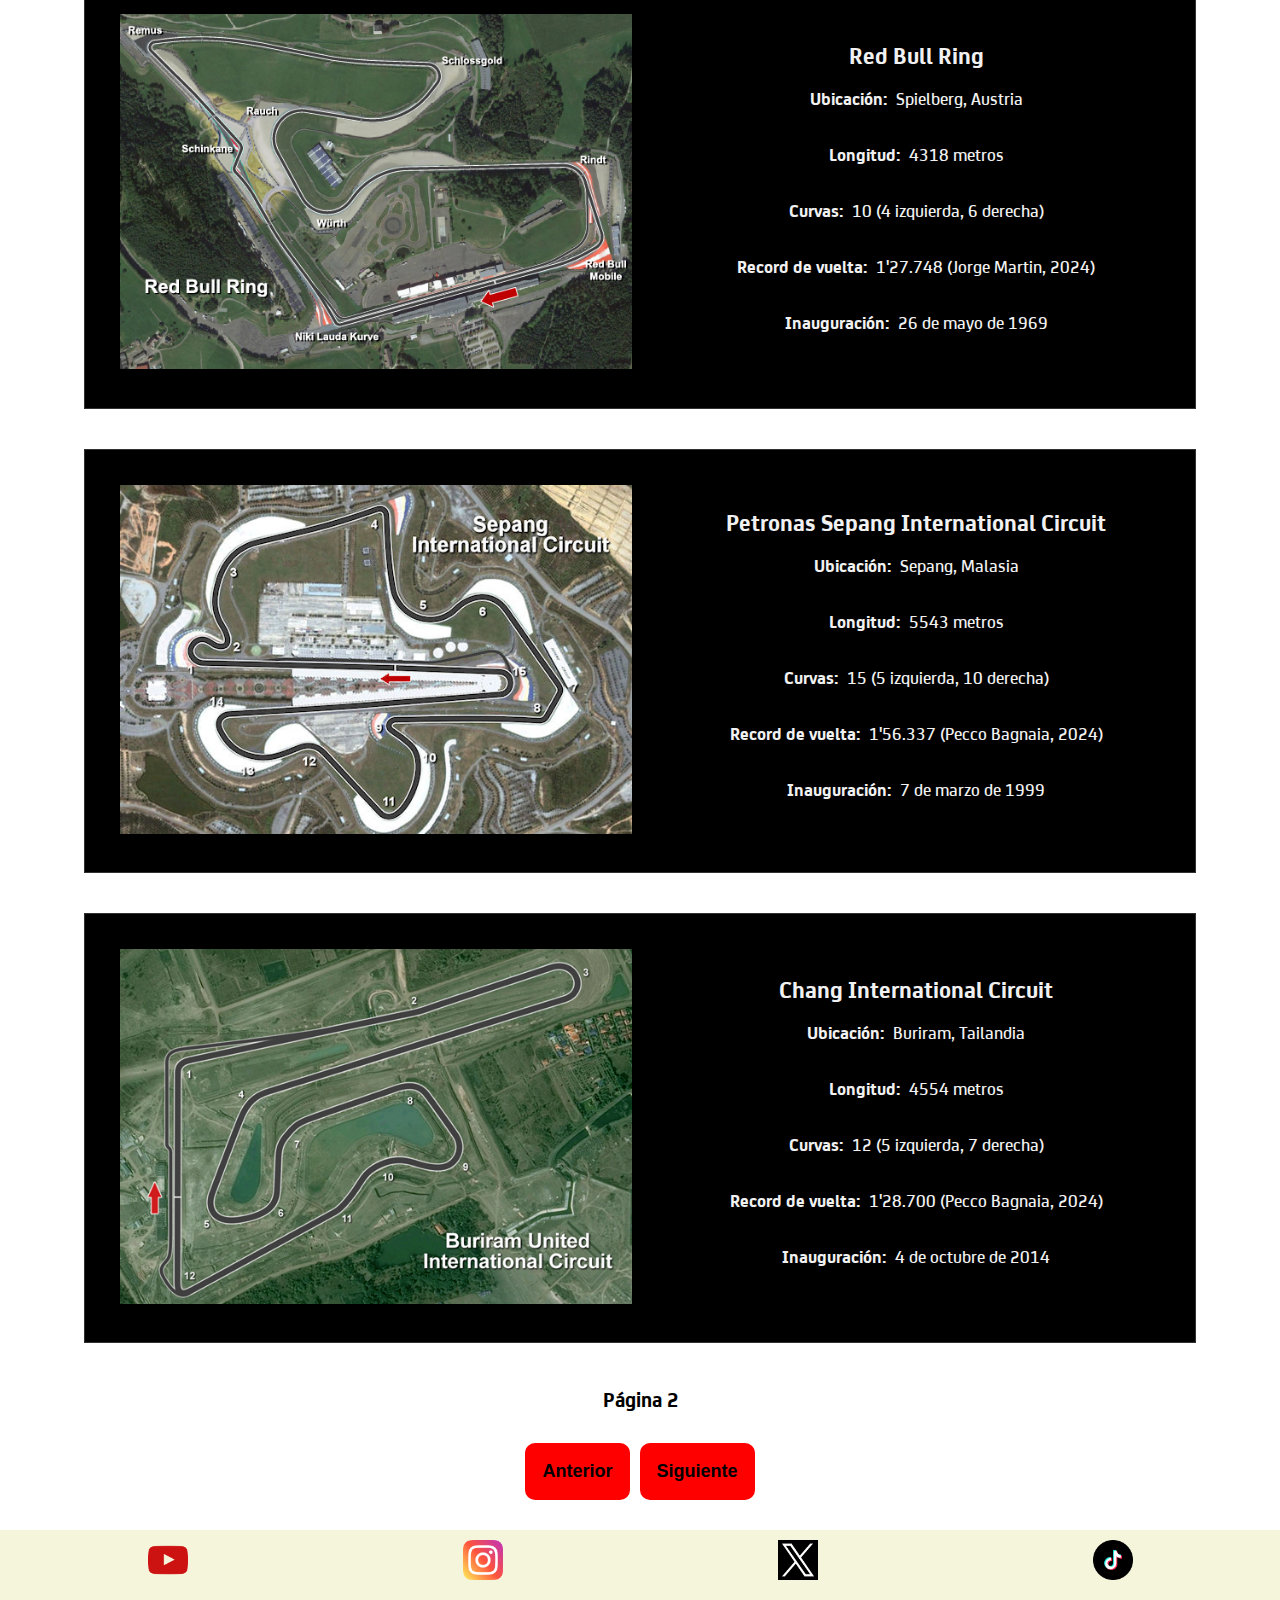
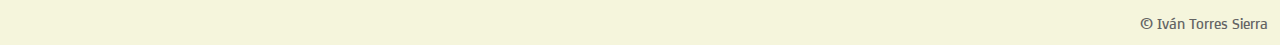
<file: html/circuitos2.html>
<!DOCTYPE html>
<html lang="es">
<head>
    <meta charset="UTF-8">
    <meta name="viewport" content="width=device-width, initial-scale=1.0">
    <title>Circuitos</title>
    <link rel="stylesheet" href="../css/circuitos.css">
    <link rel="icon" href="../imagenes/personalizar/motogp-icon.jpg">
    
</head>
<body>

     <!-- Contenedor que contiene el titulo de la pagina -->
     <div class="header">
        <div class="contenidoheader">
            <img src="../imagenes/personalizar/eslogan.png" alt="eslogan">
        </div>
        
    </div>

    <!-- Contenedor que contiene la barra de navegacion de la pagina -->
    <div class="navbar">
        <a class="logo" href="../index.html"><b> <img src="../imagenes/personalizar/logomotogp.jpg" alt="motogp"></b></a>
            
        <div class="enlaces">
            <div class="sinboton">
                <a href="../html/circuitos.html"><b>CIRCUITOS</b></a>
                <a href="../html/equiposypilotos.html"><b>EQUIPOS Y PILOTOS</b></a>
                <a href="../html/pilotoshistoricos.html"><b>PILOTOS HISTÓRICOS</b></a>
                <a href="../html/contacto.html"><b>CONTACTO</b></a>
            </div>

            <div class="conboton">
                <button aria-haspopup="true" aria-expanded="false"><img src="../imagenes/personalizar/menu.png" alt="menu"></button>
                <div class="dropdown-content">
                    <a href="../../html/circuitos.html"><b>CIRCUITOS</b></a>
                    <a href="../../html/equiposypilotos.html"><b>EQUIPOS Y PILOTOS</b></a>
                    <a href="../../html/pilotoshistoricos.html"><b>PILOTOS HISTÓRICOS</b></a>
                    <a href="../../html/contacto.html"><b>CONTACTO</b></a>
                </div>    
            </div>
            
        </div>
    </div>

    <div class="contenidocircuitos">

        <div class="encabezadocircuitos">
            <img src="../imagenes/personalizar/widget-header.png" alt="widget-header">
            <h1>Circuitos</h1>
        </div>

        <div class="rellenocircuitos">
            <div class="circuito">
                <div class="imagencircuito">
                    <img src="../imagenes/circuitos/assen.jpg" alt="assen">
                </div>
                <div class="infocircuito">
                    <h1 class="nombrecircuito">TT Circuit Assen</h1>
                    <p>
                        <span class="label">Ubicación:</span>
                        <span class="content">Assen, Países Bajos</span>
                    </p>
                    <p>
                        <span class="label">Longitud:</span>
                        <span class="content">4542 metros</span>   
                    </p>
                    <p>
                        <span class="label">Curvas:</span>
                        <span class="content">18 (12 derecha, 6 izquierda)</span>   
                    </p>
                    <p>
                        <span class="label">Record de vuelta:</span>
                        <span class="content">1'30.540 (Pecco Bagnaia, 2024)</span>   
                    </p>
                    <p>
                        <span class="label">Inauguración:</span>
                        <span class="content">30 de abril de 1955</span>   
                    </p>
                    

                </div>
            </div>

            <div class="circuito">
                <div class="imagencircuito">
                    <img src="../imagenes/circuitos/sachsenring.jpg" alt="sachsenring">
                </div>
                <div class="infocircuito">
                    <h1 class="nombrecircuito">Sachsenring</h1>
                    <p>
                        <span class="label">Ubicación:</span>
                        <span class="content">Hohenstein-Ernstthal, Alemania</span>
                    </p>
                    <p>
                        <span class="label">Longitud:</span>
                        <span class="content">3671 metros</span>   
                    </p>
                    <p>
                        <span class="label">Curvas:</span>
                        <span class="content">13 (7 izquierda, 6 derecha)</span>   
                    </p>
                    <p>
                        <span class="label">Record de vuelta:</span>
                        <span class="content">1'19.423 (Jorge Martin, 2024)</span>   
                    </p>
                    <p>
                        <span class="label">Inauguración:</span>
                        <span class="content"> 7 de agosto de 1996</span>   
                    </p>
                    

                </div>
            </div>


            <div class="circuito">
                <div class="imagencircuito">
                    <img src="../imagenes/circuitos/silverstone.jpg" alt="silverstone">
                </div>
                <div class="infocircuito">
                    <h1 class="nombrecircuito">Silverstone Circuit</h1>
                    <p>
                        <span class="label">Ubicación:</span>
                        <span class="content">Silverstone, Inglaterra</span>
                    </p>
                    <p>
                        <span class="label">Longitud:</span>
                        <span class="content">5891 metros</span>   
                    </p>
                    <p>
                        <span class="label">Curvas:</span>
                        <span class="content">18 (10 izquierda, 8 derecha)</span>   
                    </p>
                    <p>
                        <span class="label">Record de vuelta:</span>
                        <span class="content">1'57.309 (Aleix Espargaró, 2024)</span>   
                    </p>
                    <p>
                        <span class="label">Inauguración:</span>
                        <span class="content">9 de octubre de 1948</span>   
                    </p>
                    

                </div>
            </div>

           

            <div class="circuito">
                <div class="imagencircuito">
                    <img src="../imagenes/circuitos/redbullring.jpg" alt="redbullring">
                </div>
                <div class="infocircuito">
                    <h1 class="nombrecircuito">Red Bull Ring</h1>
                    <p>
                        <span class="label">Ubicación:</span>
                        <span class="content">Spielberg, Austria</span>
                    </p>
                    <p>
                        <span class="label">Longitud:</span>
                        <span class="content">4318 metros</span>   
                    </p>
                    <p>
                        <span class="label">Curvas:</span>
                        <span class="content">10 (4 izquierda, 6 derecha)</span>   
                    </p>
                    <p>
                        <span class="label">Record de vuelta:</span>
                        <span class="content">1'27.748 (Jorge Martin, 2024)</span>   
                    </p>
                    <p>
                        <span class="label">Inauguración:</span>
                        <span class="content">26 de mayo de 1969</span>   
                    </p>
                    

                </div>
            </div>

            <div class="circuito">
                <div class="imagencircuito">
                    <img src="../imagenes/circuitos/sepang.jpg" alt="sepang">
                </div>
                <div class="infocircuito">
                    <h1 class="nombrecircuito">Petronas Sepang International Circuit</h1>
                    <p>
                        <span class="label">Ubicación:</span>
                        <span class="content">Sepang, Malasia</span>
                    </p>
                    <p>
                        <span class="label">Longitud:</span>
                        <span class="content">5543 metros</span>   
                    </p>
                    <p>
                        <span class="label">Curvas:</span>
                        <span class="content">15 (5 izquierda, 10 derecha)</span>   
                    </p>
                    <p>
                        <span class="label">Record de vuelta:</span>
                        <span class="content">1'56.337 (Pecco Bagnaia, 2024)</span>   
                    </p>
                    <p>
                        <span class="label">Inauguración:</span>
                        <span class="content">7 de marzo de 1999</span>   
                    </p>
                    

                </div>
            </div>

            <div class="circuito">
                <div class="imagencircuito">
                    <img src="../imagenes/circuitos/chang.jpg" alt="chang">
                </div>
                <div class="infocircuito">
                    <h1 class="nombrecircuito">Chang International Circuit</h1>
                    <p>
                        <span class="label">Ubicación:</span>
                        <span class="content"> Buriram, Tailandia</span>
                    </p>
                    <p>
                        <span class="label">Longitud:</span>
                        <span class="content">4554 metros</span>   
                    </p>
                    <p>
                        <span class="label">Curvas:</span>
                        <span class="content">12 (5 izquierda, 7 derecha)</span>   
                    </p>
                    <p>
                        <span class="label">Record de vuelta:</span>
                        <span class="content">1'28.700 (Pecco Bagnaia, 2024)</span>   
                    </p>
                    <p>
                        <span class="label">Inauguración:</span>
                        <span class="content">4 de octubre de 2014</span>   
                    </p>
                    

                </div>
            </div>


            <div class="navegacion">
                <div class="pagina">
                    <h3> Página 2</h3>
                </div>
                <div class="boton">
                    <button onclick="window.location.href='../html/circuitos.html'"> <p>Anterior</p></button>
                    <button onclick="window.location.href='../html/circuitos3.html'"> <p>Siguiente</p></button>
                
                </div>
                
            </div>
            
            </div>
    </div>

    <div class="footer">
        <div class="nombreredes">
            <a href="https://www.youtube.com/@motogp"><b>Youtube</b></a> 
            <a href="https://www.instagram.com/motogp/"><b>Instagram</b></a> 
            <a href="https://x.com/MotoGP?ref_src=twsrc%5Egoogle%7Ctwcamp%5Eserp%7Ctwgr%5Eauthor"><b>X</b></a> 
            <a href="https://www.tiktok.com/@motogp"><b>TikTok</b></a>
        </div>

        <div class="iconoredes">
            <a class="icono" href="https://www.youtube.com/@motogp"><img src="../imagenes/redes/youtubelogo.jpg" alt="youtube"></a> 
            <a class="icono" href="https://www.instagram.com/motogp/"><img src="../imagenes/redes/instagramlogo.png" alt="instagram"></a> 
            <a class="icono" href="https://x.com/MotoGP?ref_src=twsrc%5Egoogle%7Ctwcamp%5Eserp%7Ctwgr%5Eauthor"><img src="../imagenes/redes/xlogo.png" alt="x"></a> 
            <a class="icono" href="https://www.tiktok.com/@motogp"><img src="../imagenes/redes/tiktoklogo.png" alt="tiktok"></a>
        </div>
        <div class="copyright">
            <p>&copy; Iván Torres Sierra</p>
        </div>
    </div>

    <div class="footermovil">
        <div class="iconofooter">
            <a  href="https://www.youtube.com/@motogp"><img src="../imagenes/redes/youtubelogo.jpg" alt="youtube"></a> 
        </div>
        <div class="iconofooter">
            <a  href="https://www.instagram.com/motogp/"><img src="../imagenes/redes/instagramlogo.png" alt="instagram"></a> 
        </div>
        <div class="iconofooter">
            <a  href="https://x.com/MotoGP?ref_src=twsrc%5Egoogle%7Ctwcamp%5Eserp%7Ctwgr%5Eauthor"><img src="../imagenes/redes/xlogo.png" alt="x"></a> 
        </div>
        <div class="iconofooter">
            <a  href="https://www.tiktok.com/@motogp"><img src="../imagenes/redes/tiktoklogo.png" alt="tiktok"></a> 
        </div>
        <div class="copyright">
            <p>&copy; Iván Torres Sierra</p>
        </div>
        
    </div>
               
    
</body>
</html>
</file>
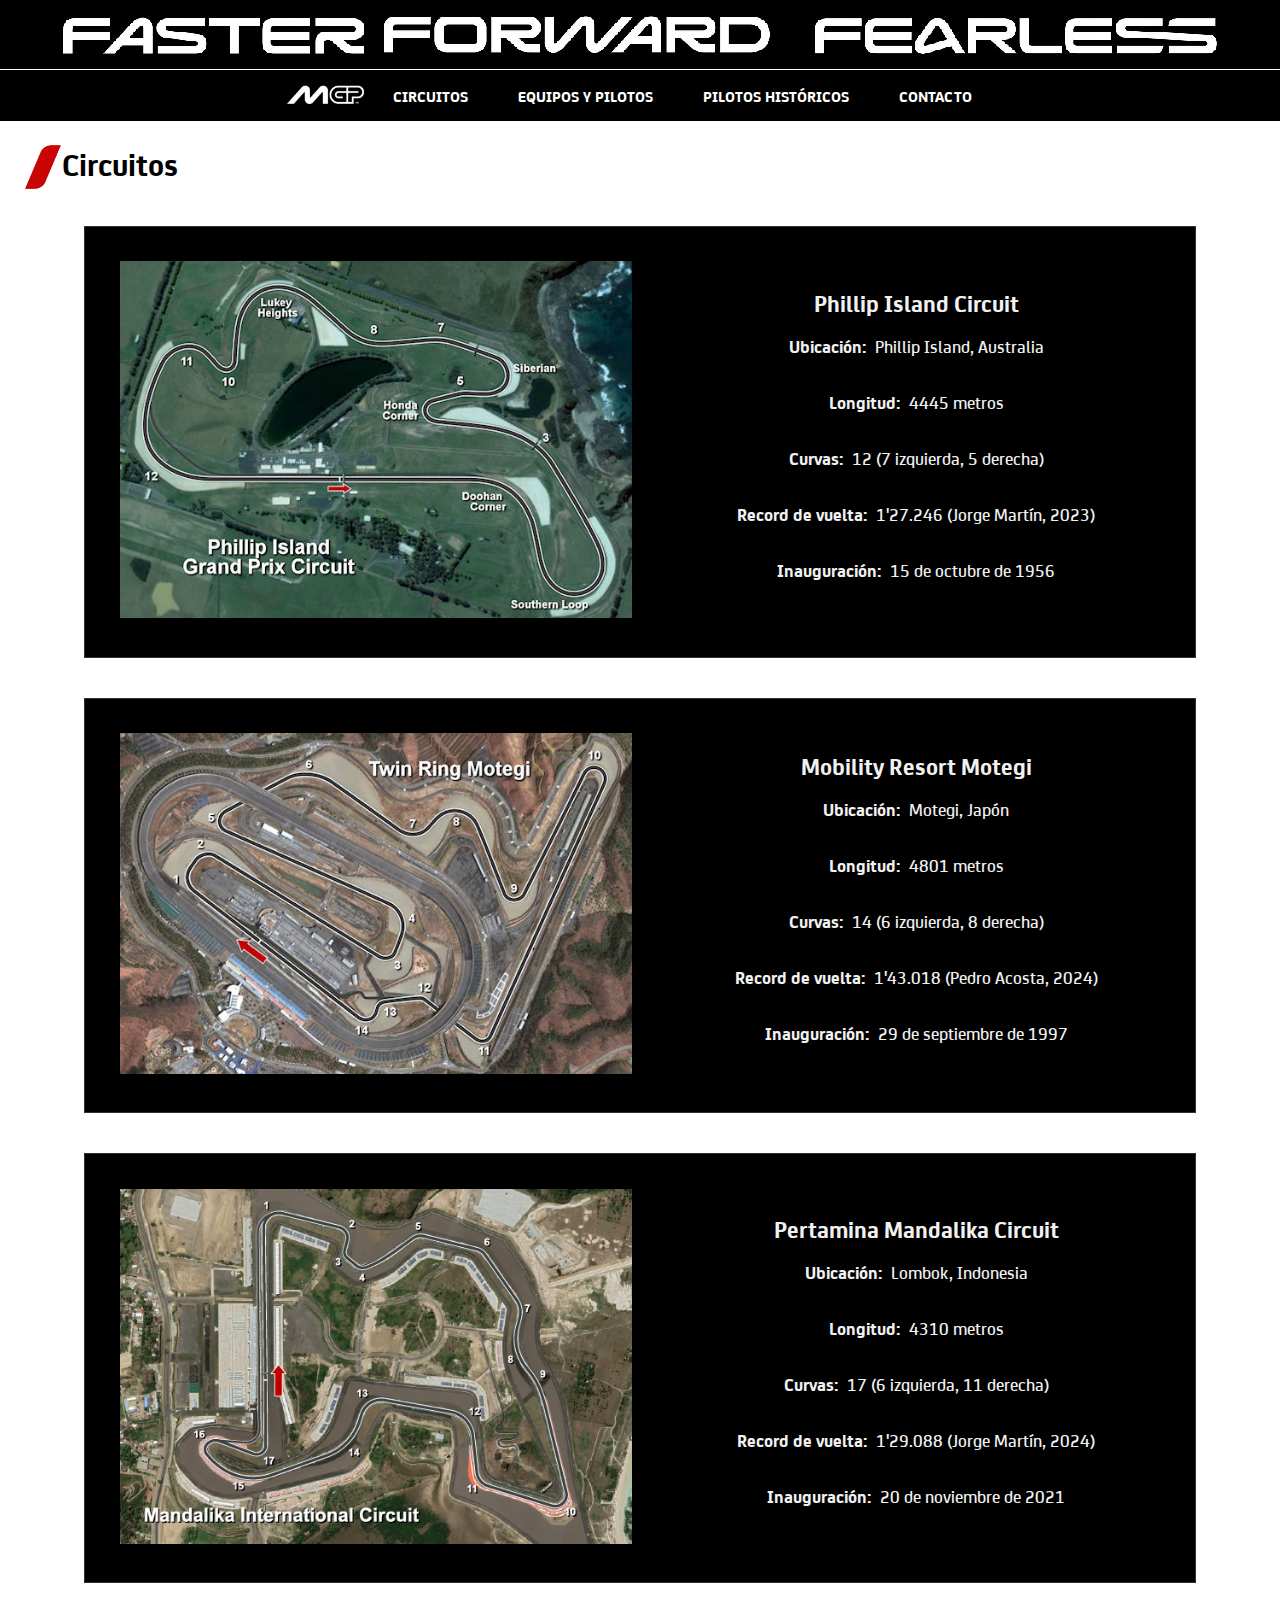
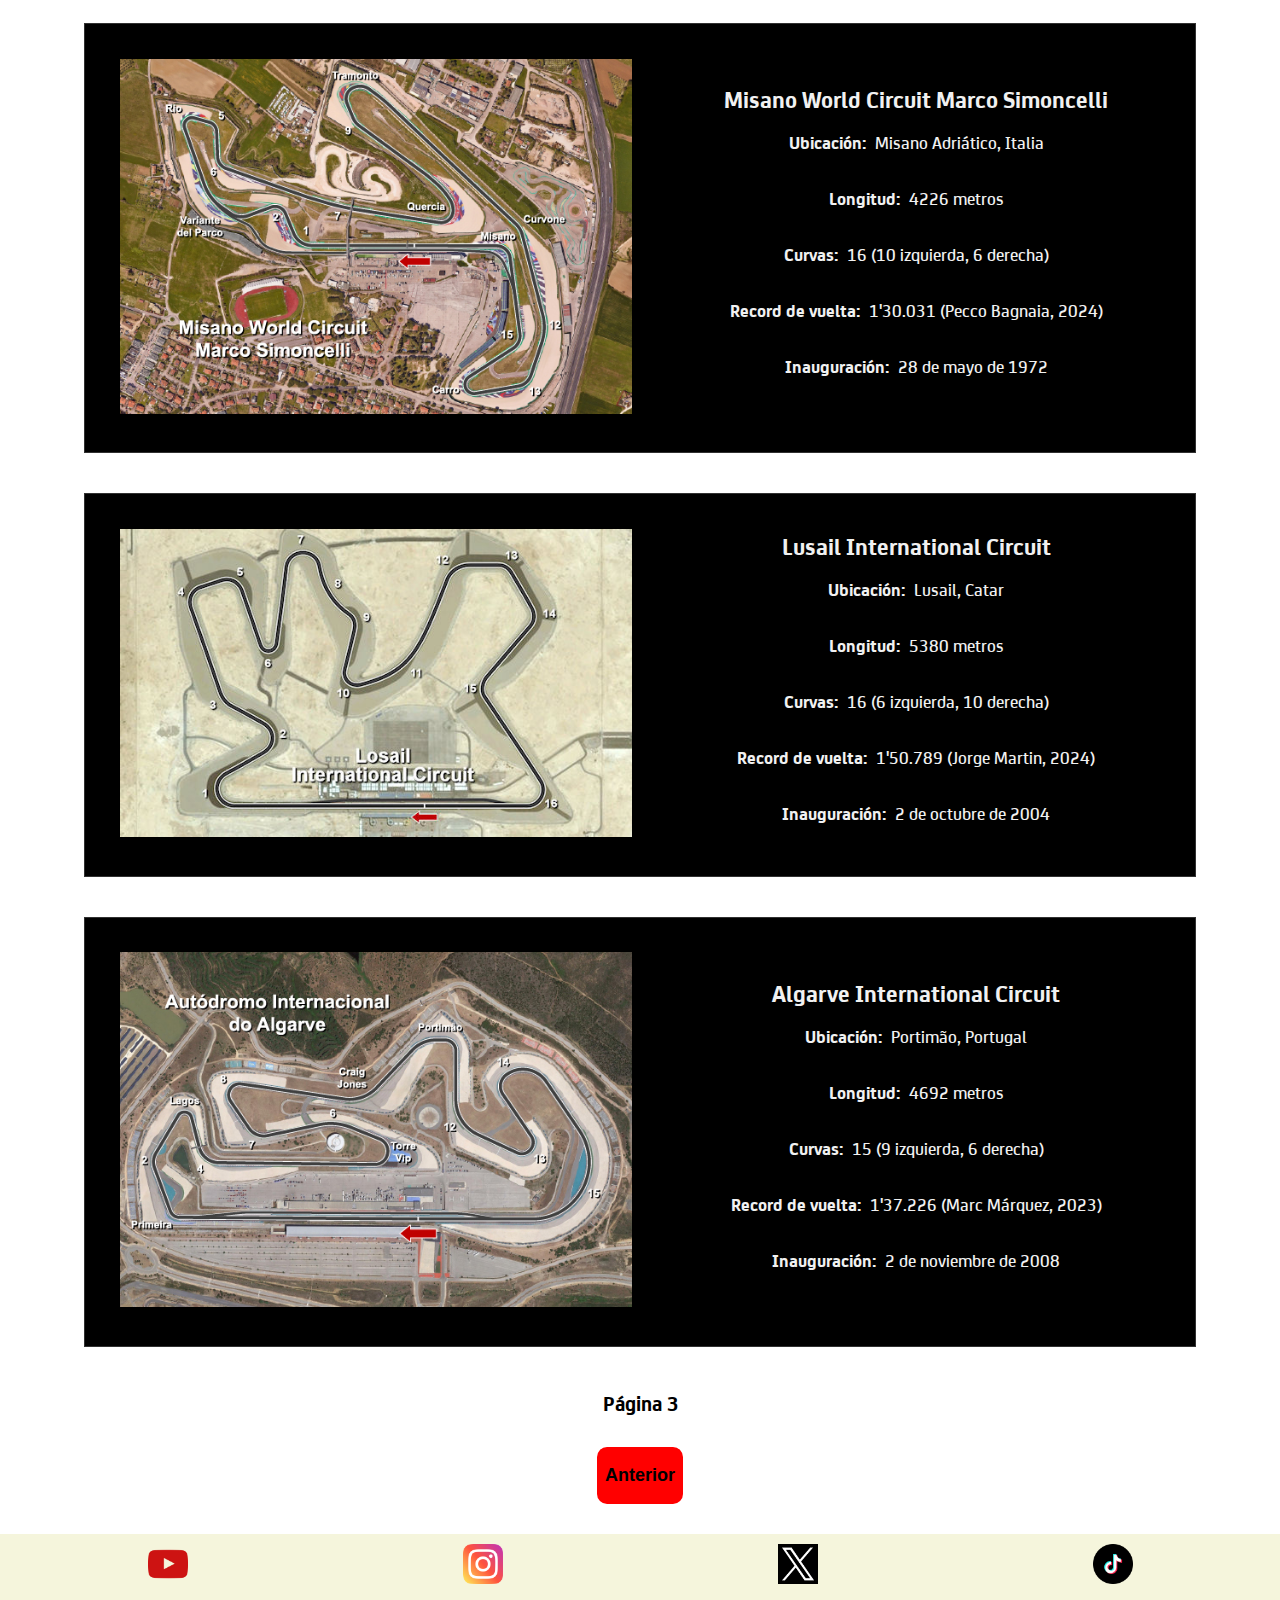
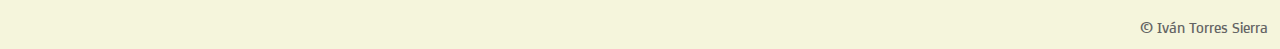
<file: html/circuitos3.html>
<!DOCTYPE html>
<html lang="es">
<head>
    <meta charset="UTF-8">
    <meta name="viewport" content="width=device-width, initial-scale=1.0">
    <title>Circuitos</title>
    <link rel="stylesheet" href="../css/circuitos.css">
    <link rel="icon" href="../imagenes/personalizar/motogp-icon.jpg">
    
</head>
<body>

     <!-- Contenedor que contiene el titulo de la pagina -->
     <div class="header">
        <div class="contenidoheader">
            <img src="../imagenes/personalizar/eslogan.png" alt="eslogan">
        </div>
        
    </div>

    <!-- Contenedor que contiene la barra de navegacion de la pagina -->
    <div class="navbar">
        <a class="logo" href="../index.html"><b> <img src="../imagenes/personalizar/logomotogp.jpg" alt="motogp"></b></a>
            
        <div class="enlaces">
            <div class="sinboton">
                <a href="./circuitos.html"><b>CIRCUITOS</b></a>
                <a href="../html/equiposypilotos.html"><b>EQUIPOS Y PILOTOS</b></a>
                <a href="../html/pilotoshistoricos.html"><b>PILOTOS HISTÓRICOS</b></a>
                <a href="../html/contacto.html"><b>CONTACTO</b></a>
            </div>

            <div class="conboton">
                <button aria-haspopup="true" aria-expanded="false"><img src="../imagenes/personalizar/menu.png" alt="menu"></button>
                <div class="dropdown-content">
                    <a href="../html/circuitos.html"><b>CIRCUITOS</b></a>
                    <a href="../html/equiposypilotos.html"><b>EQUIPOS Y PILOTOS</b></a>
                    <a href="../html/pilotoshistoricos.html"><b>PILOTOS HISTÓRICOS</b></a>
                    <a href="../html/contacto.html"><b>CONTACTO</b></a>
                </div>    
            </div>
            
        </div>
    </div>

    <div class="contenidocircuitos">

        <div class="encabezadocircuitos">
            <img src="../imagenes/personalizar/widget-header.png" alt="widget-header">
            <h1>Circuitos</h1>
        </div>

        <div class="rellenocircuitos">
            <div class="circuito">
                <div class="imagencircuito">
                    <img src="../imagenes/circuitos/phillipisland.jpg" alt="phillipisland">
                </div>
                <div class="infocircuito">
                    <h1 class="nombrecircuito">Phillip Island Circuit</h1>
                    <p>
                        <span class="label">Ubicación:</span>
                        <span class="content">Phillip Island, Australia</span>
                    </p>
                    <p>
                        <span class="label">Longitud:</span>
                        <span class="content">4445 metros</span>   
                    </p>
                    <p>
                        <span class="label">Curvas:</span>
                        <span class="content">12 (7 izquierda, 5 derecha)</span>   
                    </p>
                    <p>
                        <span class="label">Record de vuelta:</span>
                        <span class="content">1'27.246 (Jorge Martín, 2023)</span>   
                    </p>
                    <p>
                        <span class="label">Inauguración:</span>
                        <span class="content">15 de octubre de 1956</span>   
                    </p>
                    

                </div>
            </div>

            <div class="circuito">
                <div class="imagencircuito">
                    <img src="../imagenes/circuitos/motegi.jpg" alt="motegi">
                </div>
                <div class="infocircuito">
                    <h1 class="nombrecircuito">Mobility Resort Motegi</h1>
                    <p>
                        <span class="label">Ubicación:</span>
                        <span class="content">Motegi, Japón</span>
                    </p>
                    <p>
                        <span class="label">Longitud:</span>
                        <span class="content">4801 metros</span>   
                    </p>
                    <p>
                        <span class="label">Curvas:</span>
                        <span class="content">14 (6 izquierda, 8 derecha)</span>   
                    </p>
                    <p>
                        <span class="label">Record de vuelta:</span>
                        <span class="content">1'43.018 (Pedro Acosta, 2024)</span>   
                    </p>
                    <p>
                        <span class="label">Inauguración:</span>
                        <span class="content">29 de septiembre de 1997</span>   
                    </p>
                    

                </div>
            </div>

            <div class="circuito">
                <div class="imagencircuito">
                    <img src="../imagenes/circuitos/mandalika.jpg" alt="mandalika">
                </div>
                <div class="infocircuito">
                    <h1 class="nombrecircuito">Pertamina Mandalika Circuit</h1>
                    <p>
                        <span class="label">Ubicación:</span>
                        <span class="content">Lombok, Indonesia</span>
                    </p>
                    <p>
                        <span class="label">Longitud:</span>
                        <span class="content">4310 metros</span>   
                    </p>
                    <p>
                        <span class="label">Curvas:</span>
                        <span class="content">17 (6 izquierda, 11 derecha)</span>   
                    </p>
                    <p>
                        <span class="label">Record de vuelta:</span>
                        <span class="content">1'29.088 (Jorge Martín, 2024)</span>   
                    </p>
                    <p>
                        <span class="label">Inauguración:</span>
                        <span class="content">20 de noviembre de 2021</span>   
                    </p>
                    

                </div>
            </div>

           

            <div class="circuito">
                <div class="imagencircuito">
                    <img src="../imagenes/circuitos/misano.jpg" alt="misano">
                </div>
                <div class="infocircuito">
                    <h1 class="nombrecircuito">Misano World Circuit Marco Simoncelli</h1>
                    <p>
                        <span class="label">Ubicación:</span>
                        <span class="content">Misano Adriático, Italia</span>
                    </p>
                    <p>
                        <span class="label">Longitud:</span>
                        <span class="content">4226 metros</span>   
                    </p>
                    <p>
                        <span class="label">Curvas:</span>
                        <span class="content">16 (10 izquierda, 6 derecha)</span>   
                    </p>
                    <p>
                        <span class="label">Record de vuelta:</span>
                        <span class="content">1'30.031 (Pecco Bagnaia, 2024)</span>   
                    </p>
                    <p>
                        <span class="label">Inauguración:</span>
                        <span class="content">28 de mayo de 1972</span>   
                    </p>
                    

                </div>
            </div>

            <div class="circuito">
                <div class="imagencircuito">
                    <img src="../imagenes/circuitos/losail.jpg" alt="losail">
                </div>
                <div class="infocircuito">
                    <h1 class="nombrecircuito">Lusail International Circuit</h1>
                    <p>
                        <span class="label">Ubicación:</span>
                        <span class="content">Lusail, Catar</span>
                    </p>
                    <p>
                        <span class="label">Longitud:</span>
                        <span class="content">5380 metros</span>   
                    </p>
                    <p>
                        <span class="label">Curvas:</span>
                        <span class="content">16 (6 izquierda, 10 derecha)</span>   
                    </p>
                    <p>
                        <span class="label">Record de vuelta:</span>
                        <span class="content">1'50.789 (Jorge Martin, 2024)</span>   
                    </p>
                    <p>
                        <span class="label">Inauguración:</span>
                        <span class="content">2 de octubre de 2004</span>   
                    </p>
                    

                </div>
            </div>

            <div class="circuito">
                <div class="imagencircuito">
                    <img src="../imagenes/circuitos/algarve.jpg" alt="algarve">
                </div>
                <div class="infocircuito">
                    <h1 class="nombrecircuito">Algarve International Circuit</h1>
                    <p>
                        <span class="label">Ubicación:</span>
                        <span class="content">Portimão, Portugal</span>
                    </p>
                    <p>
                        <span class="label">Longitud:</span>
                        <span class="content">4692 metros</span>   
                    </p>
                    <p>
                        <span class="label">Curvas:</span>
                        <span class="content">15 (9 izquierda, 6 derecha)</span>   
                    </p>
                    <p>
                        <span class="label">Record de vuelta:</span>
                        <span class="content">1'37.226 (Marc Márquez, 2023)</span>   
                    </p>
                    <p>
                        <span class="label">Inauguración:</span>
                        <span class="content">2 de noviembre de 2008</span>   
                    </p>
                    

                </div>
            </div>


            <div class="navegacion">
                <div class="pagina">
                    <h3> Página 3</h3>
                </div>
                <div class="boton">
                    <button onclick="window.location.href='circuitos2.html'"> <p>Anterior</p></button>
                </div>
                
            </div>
            
            </div>
    </div>

    <div class="footer">
        <div class="nombreredes">
            <a href="https://www.youtube.com/@motogp"><b>Youtube</b></a> 
            <a href="https://www.instagram.com/motogp/"><b>Instagram</b></a> 
            <a href="https://x.com/MotoGP?ref_src=twsrc%5Egoogle%7Ctwcamp%5Eserp%7Ctwgr%5Eauthor"><b>X</b></a> 
            <a href="https://www.tiktok.com/@motogp"><b>TikTok</b></a>
        </div>

        <div class="iconoredes">
            <a class="icono" href="https://www.youtube.com/@motogp"><img src="../imagenes/redes/youtubelogo.jpg" alt="youtube"></a> 
            <a class="icono" href="https://www.instagram.com/motogp/"><img src="../imagenes/redes/instagramlogo.png" alt="instagram"></a> 
            <a class="icono" href="https://x.com/MotoGP?ref_src=twsrc%5Egoogle%7Ctwcamp%5Eserp%7Ctwgr%5Eauthor"><img src="../imagenes/redes/xlogo.png" alt="x"></a> 
            <a class="icono" href="https://www.tiktok.com/@motogp"><img src="../imagenes/redes/tiktoklogo.png" alt="tiktok"></a>
        </div>
        <div class="copyright">
            <p>&copy; Iván Torres Sierra</p>
        </div>
    </div>

    <div class="footermovil">
        <div class="iconofooter">
            <a  href="https://www.youtube.com/@motogp"><img src="../imagenes/redes/youtubelogo.jpg" alt="youtube"></a> 
        </div>
        <div class="iconofooter">
            <a  href="https://www.instagram.com/motogp/"><img src="../imagenes/redes/instagramlogo.png" alt="instagram"></a> 
        </div>
        <div class="iconofooter">
            <a  href="https://x.com/MotoGP?ref_src=twsrc%5Egoogle%7Ctwcamp%5Eserp%7Ctwgr%5Eauthor"><img src="../imagenes/redes/xlogo.png" alt="x"></a> 
        </div>
        <div class="iconofooter">
            <a  href="https://www.tiktok.com/@motogp"><img src="../imagenes/redes/tiktoklogo.png" alt="tiktok"></a> 
        </div>
        <div class="copyright">
            <p>&copy; Iván Torres Sierra</p>
        </div>
        
    </div>
               
    
</body>
</html>
</file>
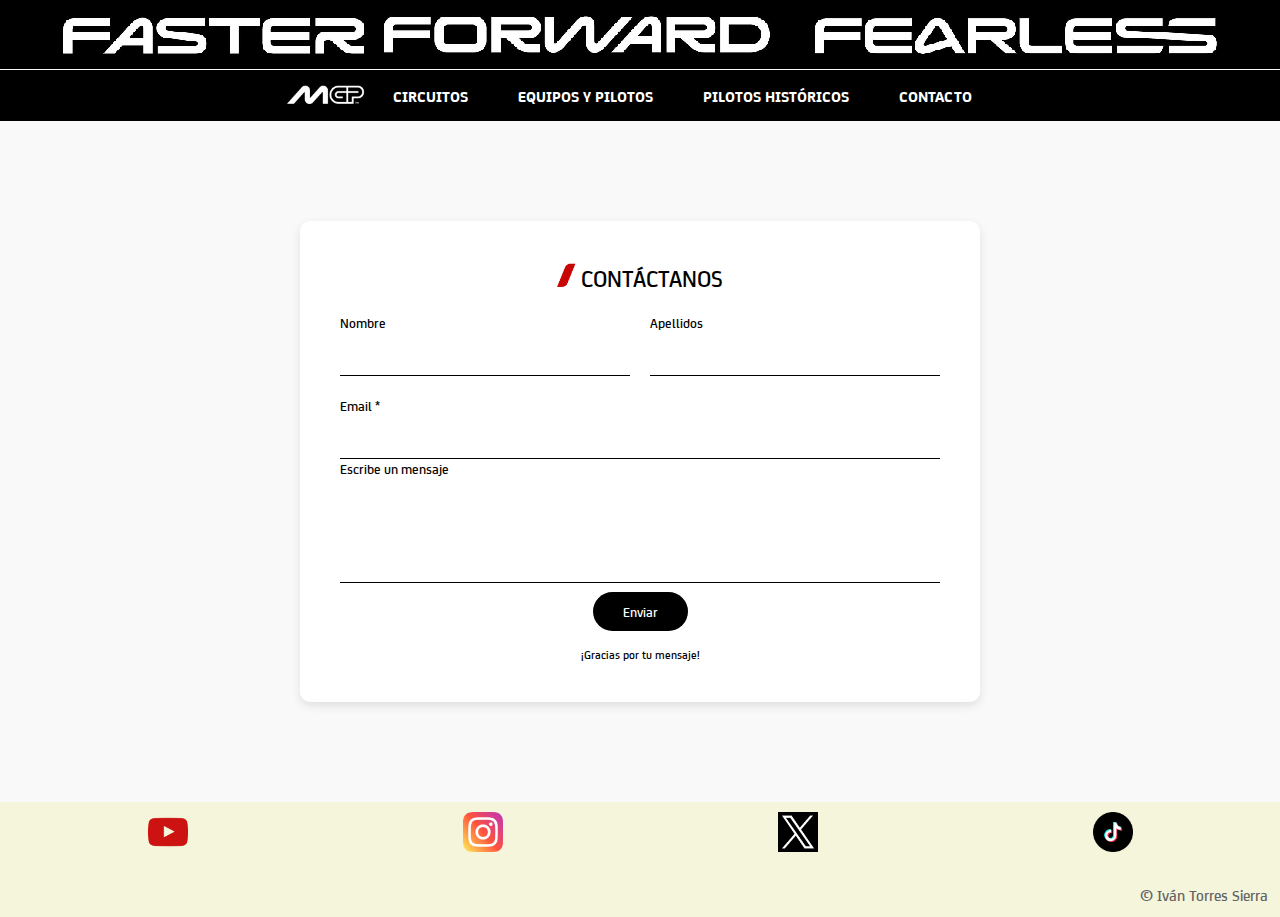
<file: html/contacto.html>
<!DOCTYPE html>
<html lang="es">
  <head>
    <meta charset="UTF-8" />
    <meta name="viewport" content="width=device-width, initial-scale=1.0" />
    <title>Contacto</title>
    <link rel="stylesheet" href="../css/contacto.css" />
    <!-- Icono que aparece en la pestaña del navegador -->
    <link rel="icon" href="../imagenes/personalizar/motogp-icon.jpg" />
  </head>

  <body>
    <!-- Contenedor que contiene el título de la página -->
    <div class="header">
      <div class="contenidoheader">
        <!-- Imagen con el eslogan de la página -->
        <img src="../imagenes/personalizar/eslogan.png" alt="eslogan" />
      </div>
    </div>

    <!-- Contenedor que contiene la barra de navegación de la página -->
    <div class="navbar">
      <!-- Logo de la página que redirige a la página principal -->
      <a class="logo" href="../index.html">
        <b>
          <img src="../imagenes/personalizar/logomotogp.jpg" alt="motogp" />
        </b>
      </a>

      <!-- Enlaces de navegación que se muestran en el menú -->
      <div class="enlaces">
        <div class="sinboton">
          <!-- Enlaces principales del sitio -->
          <a href="../html/circuitos.html"><b>CIRCUITOS</b></a>
          <a href="../html/equiposypilotos.html"><b>EQUIPOS Y PILOTOS</b></a>
          <a href="../html/pilotoshistoricos.html"><b>PILOTOS HISTÓRICOS</b></a>
          <a href="../html/contacto.html"><b>CONTACTO</b></a>
        </div>

        <!-- Menú desplegable para dispositivos móviles -->
        <div class="conboton">
          <!-- Botón que activa el menú desplegable -->
          <button aria-haspopup="true" aria-expanded="false">
            <img src="../imagenes/personalizar/menu.png" alt="menu" />
          </button>
          <div class="dropdown-content">
            <!-- Enlaces dentro del menú desplegable -->
            <a href="../html/circuitos.html"><b>CIRCUITOS</b></a>
            <a href="../html/equiposypilotos.html"><b>EQUIPOS Y PILOTOS</b></a>
            <a href="../html/pilotoshistoricos.html"><b>PILOTOS HISTÓRICOS</b></a>
            <a href="../html/contacto.html"><b>CONTACTO</b></a>
          </div>
        </div>
      </div>
    </div>

    <!-- Sección de contacto -->
    <div class="contacto">
      <div class="contenedor-contacto">
        <!-- Título de la sección de contacto -->
        <h1>
          <img src="../imagenes/personalizar/widget-header.png" alt="widget-header" />
          CONTÁCTANOS
        </h1>
        <!-- Formulario de contacto -->
        <form>
          <div class="formulario">
            <!-- Campo para ingresar el nombre -->
            <div>
              <label for="nombre">Nombre</label>
              <input type="text" id="nombre" name="nombre" required />
            </div>
            <!-- Campo para ingresar los apellidos -->
            <div>
              <label for="apellido">Apellidos</label>
              <input type="text" id="apellido" name="apellido" required />
            </div>
          </div>

          <!-- Campo para ingresar el correo electrónico -->
          <label for="email">Email *</label>
          <input type="email" id="email" name="email" required />
          <!-- Campo de texto para ingresar el mensaje -->
          <label for="mensaje">Escribe un mensaje</label>
          <textarea id="mensaje" name="mensaje" required></textarea>

          <!-- Contenedor para el botón de envío -->
          <div class="submit-container">
            <button type="submit">Enviar</button>
            <!-- Mensaje que se muestra después de enviar el formulario -->
            <p class="thank-you">¡Gracias por tu mensaje!</p>
          </div>
        </form>
      </div>
    </div>

    <!-- Sección de pie de página (footer) -->
    <div class="footer">
      <div class="nombreredes">
        <!-- Enlaces a redes sociales -->
        <a href="https://www.youtube.com/@motogp"><b>Youtube</b></a>
        <a href="https://www.instagram.com/motogp/"><b>Instagram</b></a>
        <a href="https://x.com/MotoGP?ref_src=twsrc%5Egoogle%7Ctwcamp%5Eserp%7Ctwgr%5Eauthor"><b>X</b></a>
        <a href="https://www.tiktok.com/@motogp"><b>TikTok</b></a>
      </div>

      <div class="iconoredes">
        <!-- Iconos de redes sociales con enlaces -->
        <a class="icono" href="https://www.youtube.com/@motogp">
          <img src="../imagenes/redes/youtubelogo.jpg" alt="youtube" />
        </a>
        <a class="icono" href="https://www.instagram.com/motogp/">
          <img src="../imagenes/redes/instagramlogo.png" alt="instagram" />
        </a>
        <a class="icono" href="https://x.com/MotoGP?ref_src=twsrc%5Egoogle%7Ctwcamp%5Eserp%7Ctwgr%5Eauthor">
          <img src="../imagenes/redes/xlogo.png" alt="x" />
        </a>
        <a class="icono" href="https://www.tiktok.com/@motogp">
          <img src="../imagenes/redes/tiktoklogo.png" alt="tiktok" />
        </a>
      </div>
      <!-- Mensaje de copyright -->
      <div class="copyright">
        <p>&copy; Iván Torres Sierra</p>
      </div>
    </div>

    <!-- Pie de página para móviles (versión reducida) -->
    <div class="footermovil">
      <div class="iconofooter">
        <a href="https://www.youtube.com/@motogp">
          <img src="../imagenes/redes/youtubelogo.jpg" alt="youtube" />
        </a>
      </div>
      <div class="iconofooter">
        <a href="https://www.instagram.com/motogp/">
          <img src="../imagenes/redes/instagramlogo.png" alt="instagram" />
        </a>
      </div>
      <div class="iconofooter">
        <a href="https://x.com/MotoGP?ref_src=twsrc%5Egoogle%7Ctwcamp%5Eserp%7Ctwgr%5Eauthor">
          <img src="../imagenes/redes/xlogo.png" alt="x" />
        </a>
      </div>
      <div class="iconofooter">
        <a href="https://www.tiktok.com/@motogp">
          <img src="../imagenes/redes/tiktoklogo.png" alt="tiktok" />
        </a>
      </div>
      <!-- Copyright también en la versión móvil -->
      <div class="copyright">
        <p>&copy; Iván Torres Sierra</p>
      </div>
    </div>
  </body>
</html>
</file>
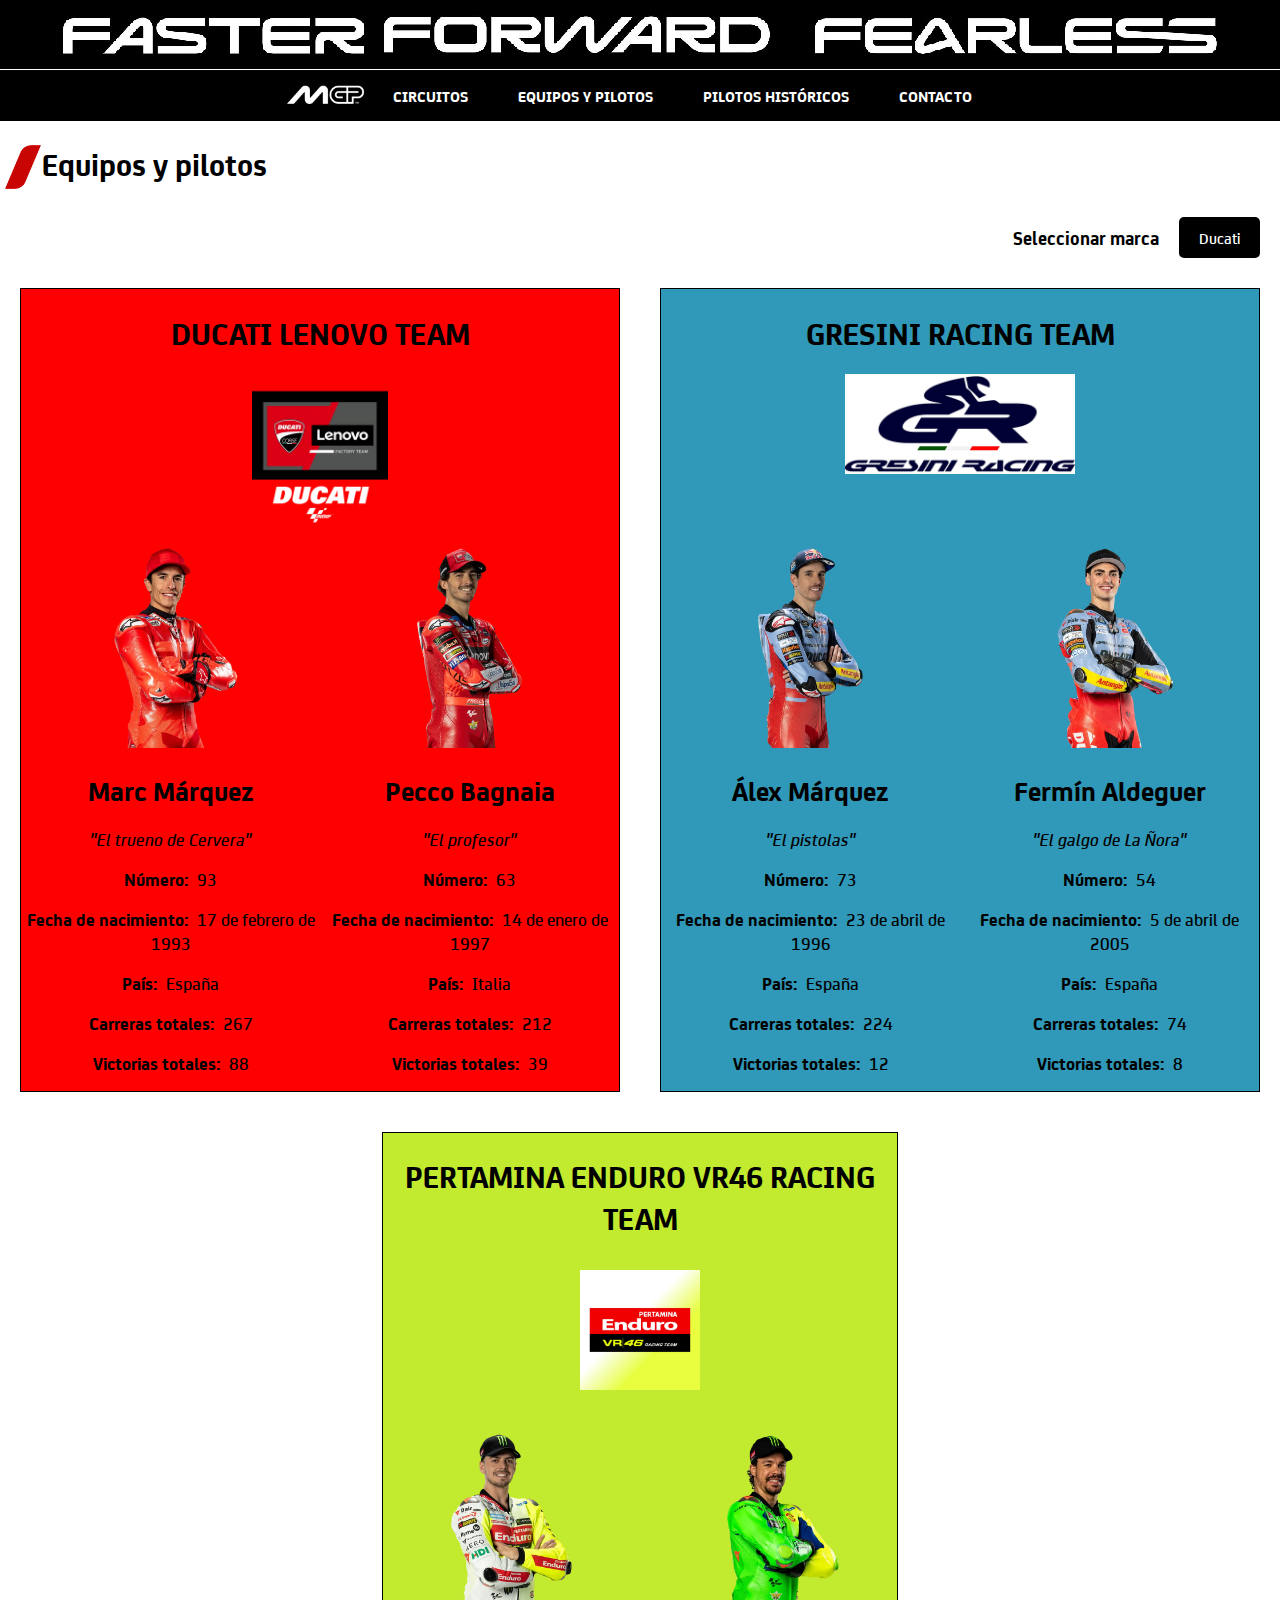
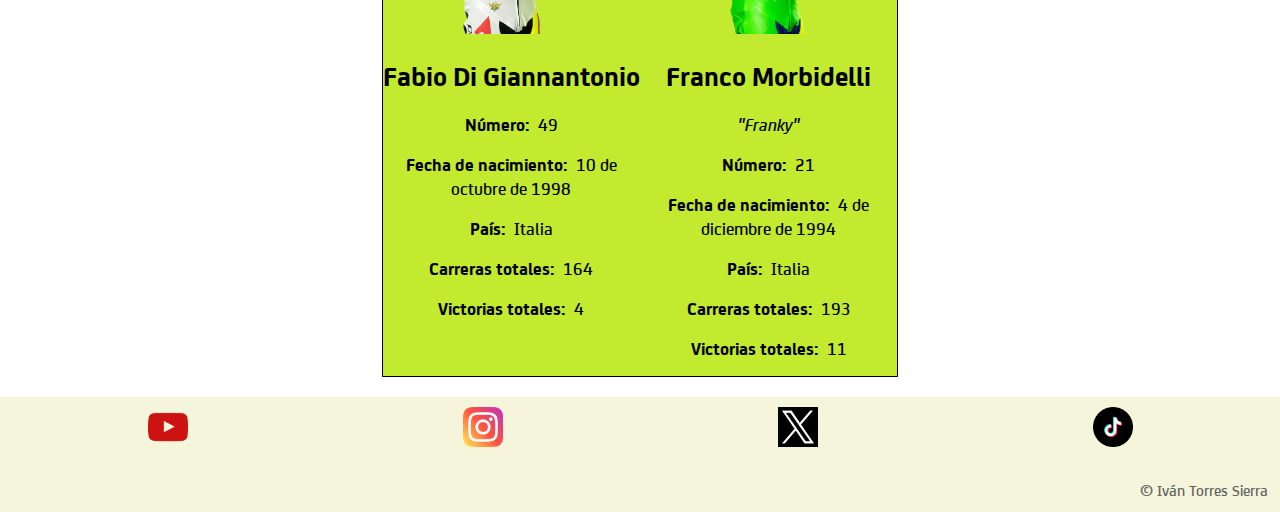
<file: html/ducati.html>
<!DOCTYPE html>
<html lang="es">
  <head>
    <meta charset="UTF-8" />
    <meta name="viewport" content="width=device-width, initial-scale=1.0" />
    <title>Equipos y pilotos - Ducati</title>
    <link rel="stylesheet" href="../css/equiposypilotos.css" />
    <link rel="icon" href="../imagenes/personalizar/motogp-icon.jpg" />
  </head>
  <body class="ducati">
    <!-- Contenedor que contiene el titulo de la pagina -->
    <div class="header">
      <div class="contenidoheader">
        <img src="../imagenes/personalizar/eslogan.png" alt="eslogan" />
      </div>
    </div>

    <!-- Contenedor que contiene la barra de navegacion de la pagina -->
    <div class="navbar">
      <a class="logo" href="../index.html"
        ><b>
          <img src="../imagenes/personalizar/logomotogp.jpg" alt="motogp" /></b
      ></a>

      <div class="enlaces">
        <div class="sinboton">
          <a href="../html/circuitos.html"><b>CIRCUITOS</b></a>
          <a href="../html/equiposypilotos.html"><b>EQUIPOS Y PILOTOS</b></a>
          <a href="../html/pilotoshistoricos.html"><b>PILOTOS HISTÓRICOS</b></a>
          <a href="../html/contacto.html"><b>CONTACTO</b></a>
        </div>

        <div class="conboton">
          <button aria-haspopup="true" aria-expanded="false">
            <img src="../imagenes/personalizar/menu.png" alt="menu" />
          </button>
          <div class="dropdown-content">
            <a href="../html/circuitos.html"><b>CIRCUITOS</b></a>
            <a href="../html/equiposypilotos.html"><b>EQUIPOS Y PILOTOS</b></a>
            <a href="../html/pilotoshistoricos.html"
              ><b>PILOTOS HISTÓRICOS</b></a
            >
            <a href="../html/contacto.html"><b>CONTACTO</b></a>
          </div>
        </div>
      </div>
    </div>

    <div class="contenidoeyp">
      <div class="encabezadoeyp">
        <img
          src="../imagenes/personalizar/widget-header.png"
          alt="widget-header"
        />
        <h1>Equipos y pilotos</h1>
      </div>

      <div class="selector">
        <div class="textoseleccionar">
          <h3>Seleccionar marca</h3>
        </div>
        
        <div class="menu-desplegable">
          <button class="menu-btn">Ducati</button>
          <div class="menu-lista">
            <a href="equiposypilotos.html">Todas</a>
            <a href="honda.html">Honda</a>
            <a href="yamaha.html">Yamaha</a>
            <a href="ktm.html">KTM</a>
            <a href="aprilia.html">Aprilia</a>
          </div>
        </div>
      </div>

      <div class="rellenoeyp">
        <div class="equipo" id="equipo1">
          <div class="informacionequipo">
            <div class="imagenequipo">
              <h1>DUCATI LENOVO TEAM</h1>
              <img
                src="../imagenes/equiposypilotos/ducati/ducati.png"
                alt="ducati"
              />
            </div>
          </div>

          <div class="pilotos">
            <div class="piloto">
              <div class="imagenpiloto">
                <img
                  src="../imagenes/equiposypilotos/ducati/marc.jpg"
                  alt="marcmarquez"
                />
              </div>

              <div class="infopiloto">
                <h1 class="nombrepiloto">Marc Márquez</h1>
                <p>
                  <span class="content" id="apodo">"El trueno de Cervera"</span>
                </p>
                <p>
                  <span class="label">Número:</span>
                  <span class="content">93</span>
                </p>
                <p>
                  <span class="label">Fecha de nacimiento:</span>
                  <span class="content">17 de febrero de 1993</span>
                </p>
                <p>
                  <span class="label">País:</span>
                  <span class="content">España</span>
                </p>
                <p>
                  <span class="label">Carreras totales:</span>
                  <span class="content">267 </span>
                </p>
                <p>
                  <span class="label">Victorias totales:</span>
                  <span class="content">88 </span>
                </p>
              </div>
            </div>

            <div class="piloto">
              <div class="imagenpiloto">
                <img
                  src="../imagenes/equiposypilotos/ducati/bagnaia.jpg"
                  alt="peccobagnaia"
                />
              </div>

              <div class="infopiloto">
                <h1 class="nombrepiloto">Pecco Bagnaia</h1>
                <p>
                  <span class="content" id="apodo">"El profesor"</span>
                </p>
                <p>
                  <span class="label">Número:</span>
                  <span class="content">63</span>
                </p>
                <p>
                  <span class="label">Fecha de nacimiento:</span>
                  <span class="content">14 de enero de 1997</span>
                </p>
                <p>
                  <span class="label">País:</span>
                  <span class="content">Italia</span>
                </p>
                <p>
                  <span class="label">Carreras totales:</span>
                  <span class="content">212 </span>
                </p>
                <p>
                  <span class="label">Victorias totales:</span>
                  <span class="content">39 </span>
                </p>
              </div>
            </div>
          </div>
        </div>
        

        <div class="equipo" id="equipo3">
          <div class="informacionequipo">
            <div class="imagenequipo">
              <h1>GRESINI RACING TEAM</h1>
              <img
                src="../imagenes/equiposypilotos/gresini/gresini.png"
                alt="gresini"
              />
            </div>
          </div>

          <div class="pilotos">
            <div class="piloto">
              <div class="imagenpiloto">
                <img
                  src="../imagenes/equiposypilotos/gresini/alex.jpg"
                  alt="alexmarquez"
                />
              </div>

              <div class="infopiloto">
                <h1 class="nombrepiloto">Álex Márquez</h1>
                <p>
                  <span class="content" id="apodo">"El pistolas"</span>
                </p>
                <p>
                  <span class="label">Número:</span>
                  <span class="content">73</span>
                </p>
                <p>
                  <span class="label">Fecha de nacimiento:</span>
                  <span class="content">23 de abril de 1996</span>
                </p>
                <p>
                  <span class="label">País:</span>
                  <span class="content">España</span>
                </p>
                <p>
                  <span class="label">Carreras totales:</span>
                  <span class="content">224 </span>
                </p>
                <p>
                  <span class="label">Victorias totales:</span>
                  <span class="content">12 </span>
                </p>
              </div>
            </div>

            <div class="piloto">
              <div class="imagenpiloto">
                <img
                  src="../imagenes/equiposypilotos/gresini/aldeguer.jpg"
                  alt="ferminaldeguer"
                />
              </div>

              <div class="infopiloto">
                <h1 class="nombrepiloto">Fermín Aldeguer</h1>
                <p>
                  <span class="content" id="apodo">"El galgo de La Ñora"</span>
                </p>
                <p>
                  <span class="label">Número:</span>
                  <span class="content">54</span>
                </p>
                <p>
                  <span class="label">Fecha de nacimiento:</span>
                  <span class="content">5 de abril de 2005</span>
                </p>
                <p>
                  <span class="label">País:</span>
                  <span class="content">España</span>
                </p>
                <p>
                  <span class="label">Carreras totales:</span>
                  <span class="content">74 </span>
                </p>
                <p>
                  <span class="label">Victorias totales:</span>
                  <span class="content">8 </span>
                </p>
              </div>
            </div>
          </div>
        </div>
        
        <div class="equipo" id="equipo6">
          <div class="informacionequipo">
            <div class="imagenequipo">
              <h1>PERTAMINA ENDURO VR46 RACING TEAM</h1>
              <img
                src="../imagenes/equiposypilotos/vr46/vr46.png"
                alt="vr46"
              />
            </div>
          </div>

          <div class="pilotos">
            <div class="piloto">
              <div class="imagenpiloto">
                <img
                  src="../imagenes/equiposypilotos/vr46/digia.jpg" alt="fabiodigiananantonio"/>
              </div>

              <div class="infopiloto">
                <h1 class="nombrepiloto">Fabio Di Giannantonio</h1>
                <p>
                  <span class="label">Número:</span>
                  <span class="content">49</span>
                </p>
                <p>
                  <span class="label">Fecha de nacimiento:</span>
                  <span class="content">10 de octubre de 1998</span>
                </p>
                <p>
                  <span class="label">País:</span>
                  <span class="content">Italia</span>
                </p>
                <p>
                  <span class="label">Carreras totales:</span>
                  <span class="content">164 </span>
                </p>
                <p>
                  <span class="label">Victorias totales:</span>
                  <span class="content">4 </span>
                </p>
              </div>
            </div>

            <div class="piloto">
              <div class="imagenpiloto">
                <img
                  src="../imagenes/equiposypilotos/vr46/morbidelli.jpg"
                  alt="francomorbidelli"
                />
              </div>

              <div class="infopiloto">
                <h1 class="nombrepiloto">Franco Morbidelli</h1>
                <p>
                    <span class="content" id="apodo">"Franky"</span>
                </p>
                <p>
                <p>
                  <span class="label">Número:</span>
                  <span class="content">21</span>
                </p>
                
                  <span class="label">Fecha de nacimiento:</span>
                  <span class="content">4 de diciembre de 1994</span>
                </p>
                <p>
                  <span class="label">País:</span>
                  <span class="content">Italia</span>
                </p>
                <p>
                  <span class="label">Carreras totales:</span>
                  <span class="content">193 </span>
                </p>
                <p>
                  <span class="label">Victorias totales:</span>
                  <span class="content">11 </span>
                </p>
              </div>
            </div>
          </div>
        </div>

        
      </div>
    </div>

    <div class="footer">
      <div class="nombreredes">
        <a href="https://www.youtube.com/@motogp"><b>Youtube</b></a>
        <a href="https://www.instagram.com/motogp/"><b>Instagram</b></a>
        <a
          href="https://x.com/MotoGP?ref_src=twsrc%5Egoogle%7Ctwcamp%5Eserp%7Ctwgr%5Eauthor"
          ><b>X</b></a
        >
        <a href="https://www.tiktok.com/@motogp"><b>TikTok</b></a>
      </div>

      <div class="iconoredes">
        <a class="icono" href="https://www.youtube.com/@motogp"
          ><img src="../imagenes/redes/youtubelogo.jpg" alt="youtube"
        /></a>
        <a class="icono" href="https://www.instagram.com/motogp/"
          ><img src="../imagenes/redes/instagramlogo.png" alt="instagram"
        /></a>
        <a
          class="icono"
          href="https://x.com/MotoGP?ref_src=twsrc%5Egoogle%7Ctwcamp%5Eserp%7Ctwgr%5Eauthor"
          ><img src="../imagenes/redes/xlogo.png" alt="x"
        /></a>
        <a class="icono" href="https://www.tiktok.com/@motogp"
          ><img src="../imagenes/redes/tiktoklogo.png" alt="tiktok"
        /></a>
      </div>
      <div class="copyright">
        <p>&copy; Iván Torres Sierra</p>
    </div>
    </div>

    <div class="footermovil">
      <div class="iconofooter">
        <a href="https://www.youtube.com/@motogp"
          ><img src="../imagenes/redes/youtubelogo.jpg" alt="youtube"
        /></a>
      </div>
      <div class="iconofooter">
        <a href="https://www.instagram.com/motogp/"
          ><img src="../imagenes/redes/instagramlogo.png" alt="instagram"
        /></a>
      </div>
      <div class="iconofooter">
        <a
          href="https://x.com/MotoGP?ref_src=twsrc%5Egoogle%7Ctwcamp%5Eserp%7Ctwgr%5Eauthor"
          ><img src="../imagenes/redes/xlogo.png" alt="x"
        /></a>
      </div>
      <div class="iconofooter">
        <a href="https://www.tiktok.com/@motogp"
          ><img src="../imagenes/redes/tiktoklogo.png" alt="tiktok"
        /></a>
      </div>
      <div class="copyright">
        <p>&copy; Iván Torres Sierra</p>
    </div>
    </div>
  </body>
</html>
</file>
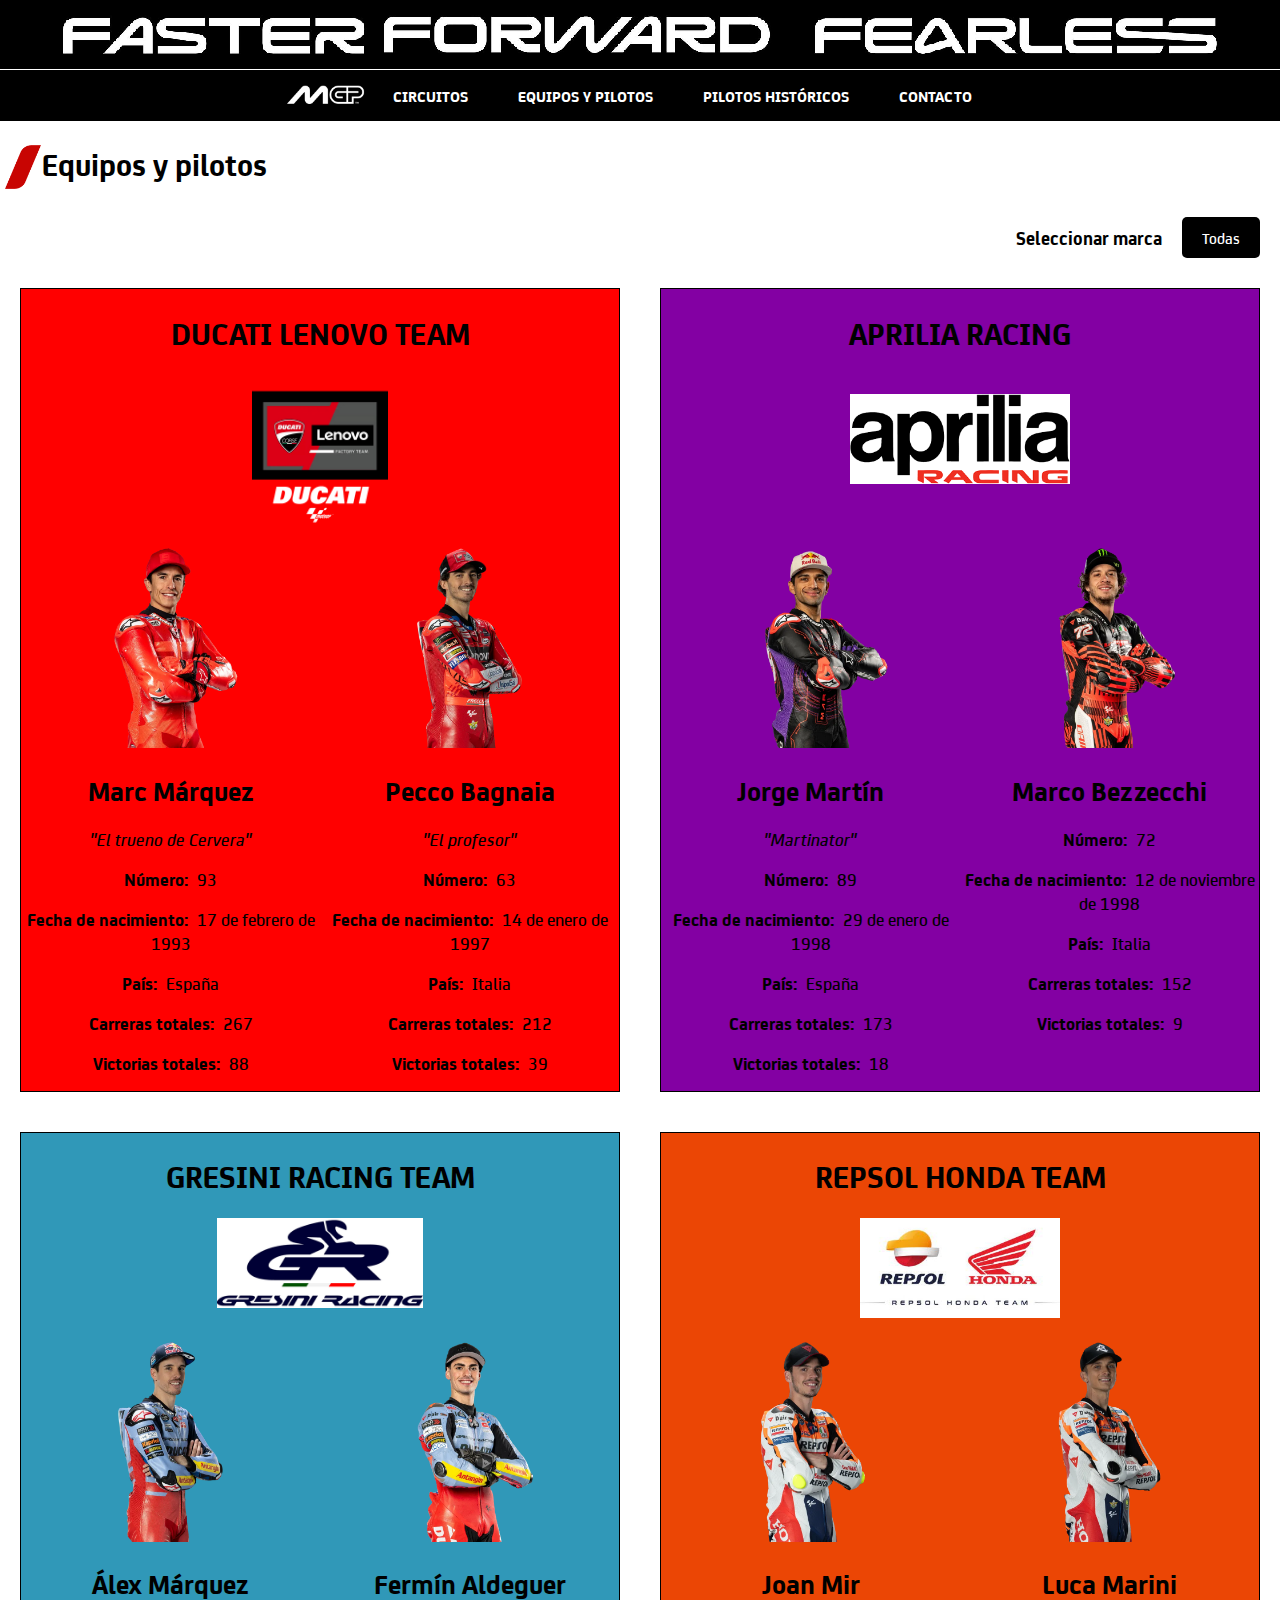
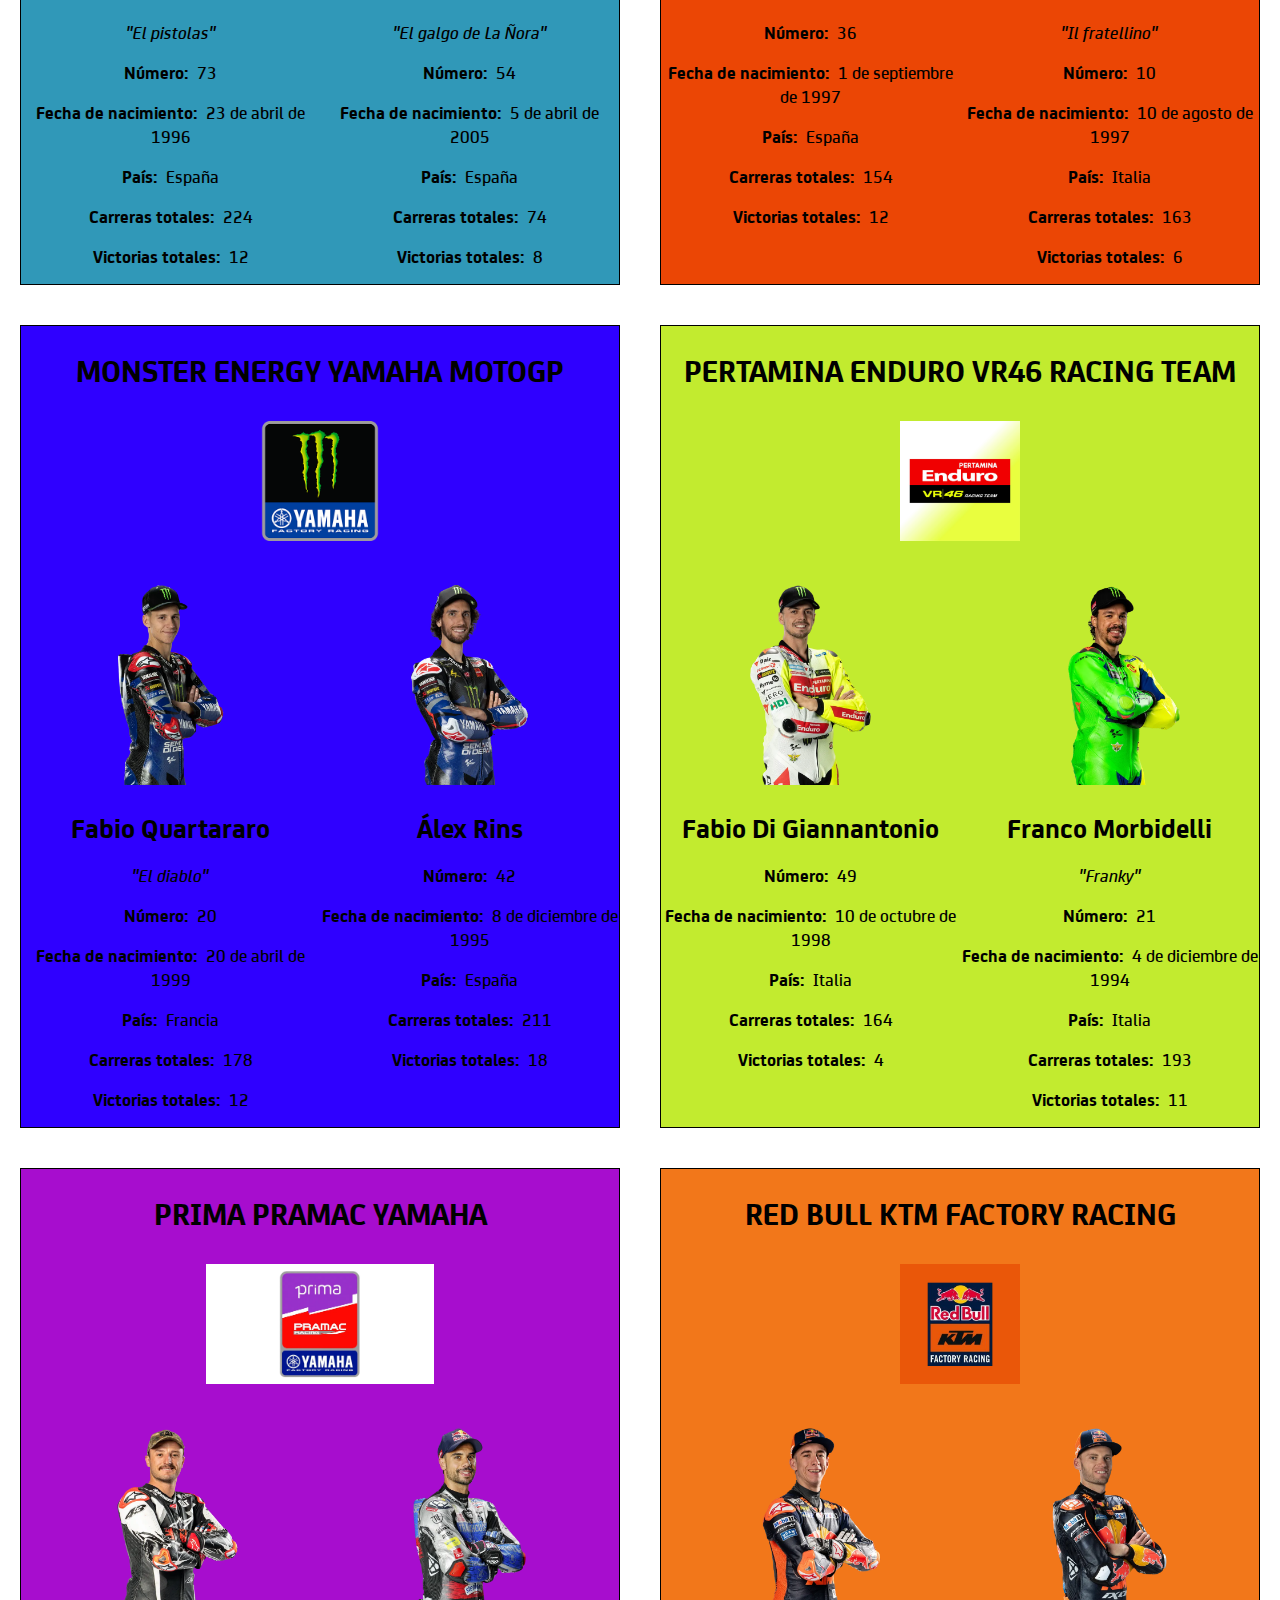
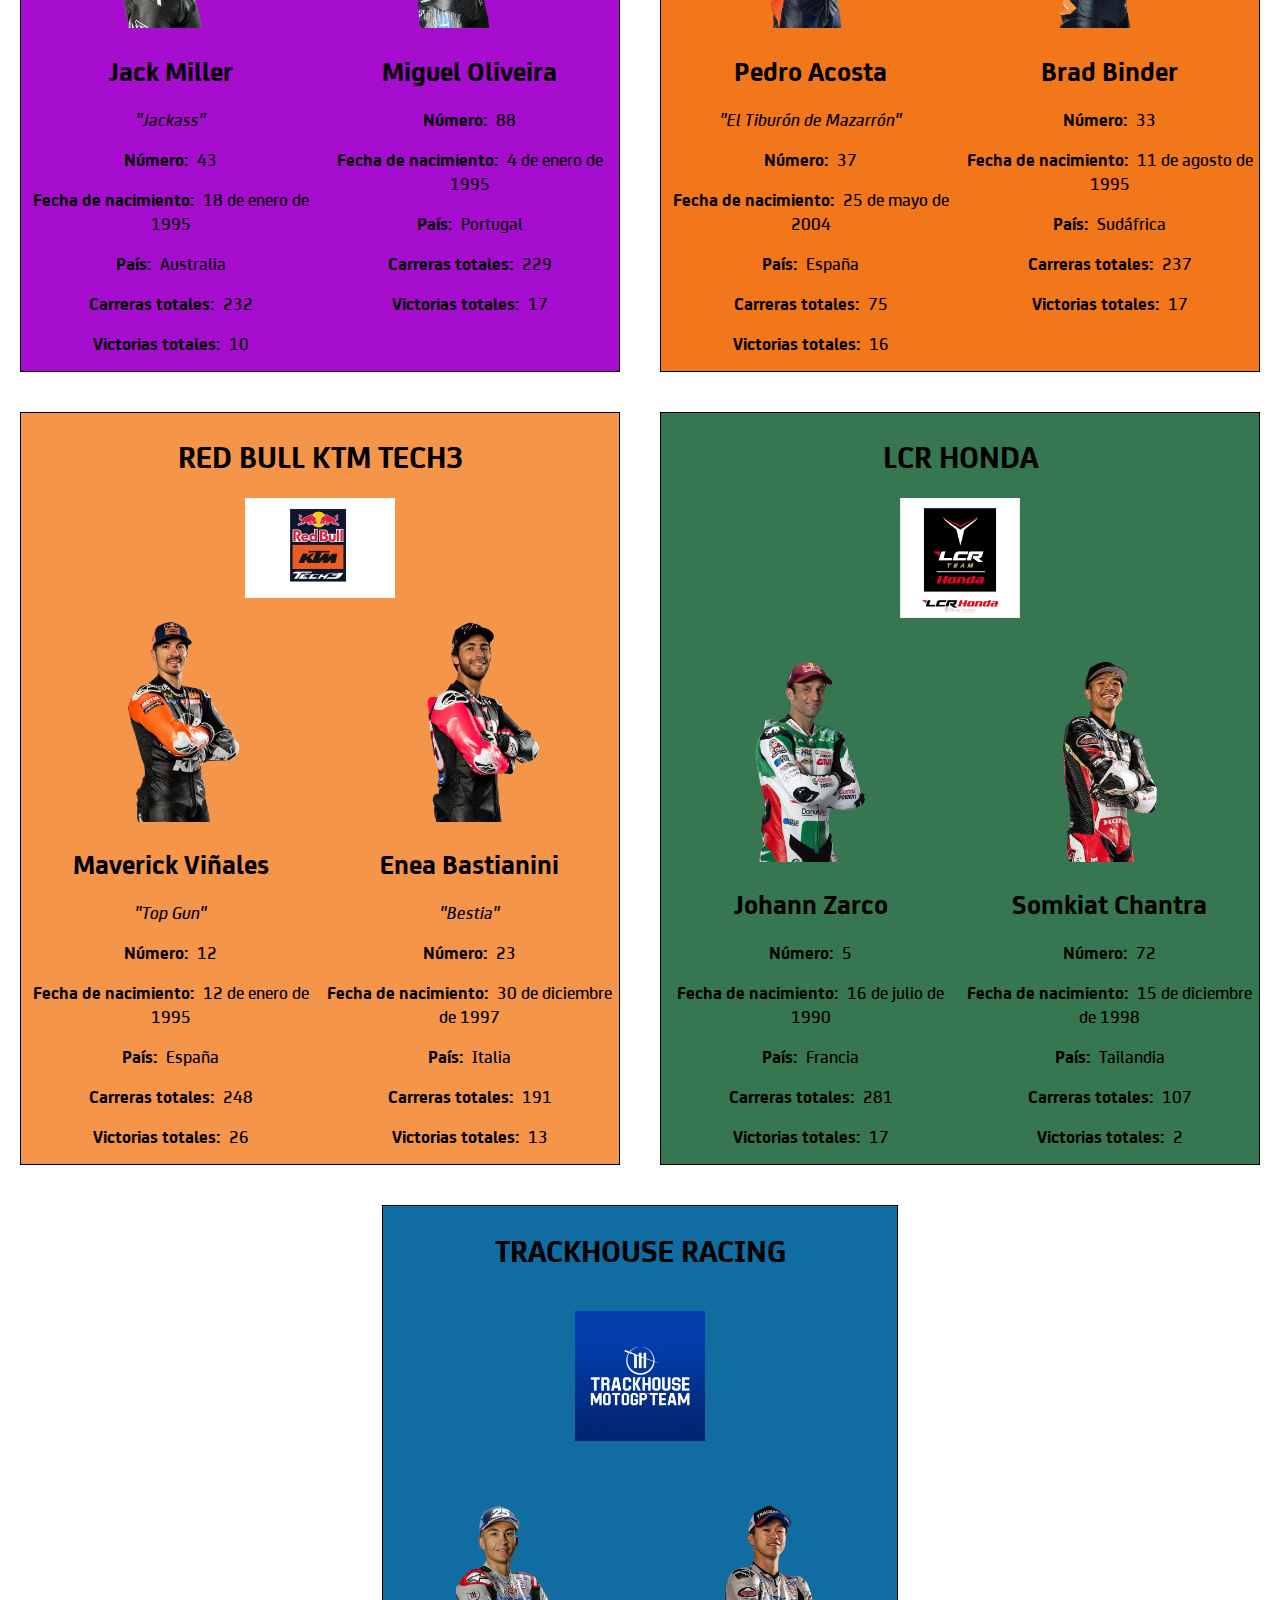
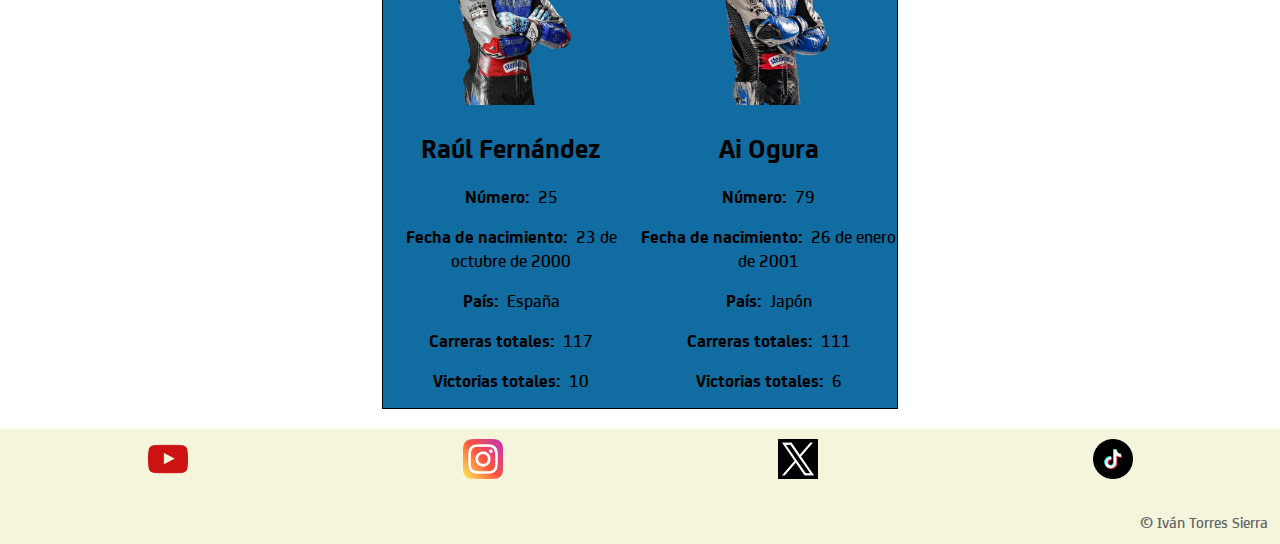
<file: html/equiposypilotos.html>
<!DOCTYPE html>
<html lang="es">
  <head>
    <meta charset="UTF-8" />
    <meta name="viewport" content="width=device-width, initial-scale=1.0" />
    <title>Equipos y pilotos</title>
    <link rel="stylesheet" href="../css/equiposypilotos.css" />
    <link rel="icon" href="../imagenes/personalizar/motogp-icon.jpg" />
  </head>
  <body class="todas">
    <!-- Contenedor que contiene el titulo de la pagina -->
    <div class="header">
      <div class="contenidoheader">
        <img src="../imagenes/personalizar/eslogan.png" alt="eslogan" />
      </div>
    </div>

    <!-- Contenedor que contiene la barra de navegacion de la pagina -->
    <div class="navbar">
      <a class="logo" href="../index.html"
        ><b>
          <img src="../imagenes/personalizar/logomotogp.jpg" alt="motogp" /></b
      ></a>

      <div class="enlaces">
        <div class="sinboton">
          <a href="../html/circuitos.html"><b>CIRCUITOS</b></a>
          <a href="../html/equiposypilotos.html"><b>EQUIPOS Y PILOTOS</b></a>
          <a href="../html/pilotoshistoricos.html"><b>PILOTOS HISTÓRICOS</b></a>
          <a href="../html/contacto.html"><b>CONTACTO</b></a>
        </div>

        <div class="conboton">
          <button aria-haspopup="true" aria-expanded="false">
            <img src="../imagenes/personalizar/menu.png" alt="menu" />
          </button>
          <div class="dropdown-content">
            <a href="../html/circuitos.html"><b>CIRCUITOS</b></a>
            <a href="../html/equiposypilotos.html"><b>EQUIPOS Y PILOTOS</b></a>
            <a href="../html/pilotoshistoricos.html"
              ><b>PILOTOS HISTÓRICOS</b></a
            >
            <a href="../html/contacto.html"><b>CONTACTO</b></a>
          </div>
        </div>
      </div>
    </div>
    
    <div class="contenidoeyp">
      <div class="encabezadoeyp">
        <img
          src="../imagenes/personalizar/widget-header.png"
          alt="widget-header"
        />
        <h1>Equipos y pilotos</h1>
      </div>

      <div class="selector">
        <div class="textoseleccionar">
          <h3>Seleccionar marca</h3>
        </div>

        <div class="menu-desplegable">
          <button class="menu-btn">Todas</button>
          <div class="menu-lista">
            <a href="ducati.html">Ducati</a>
            <a href="honda.html">Honda</a>
            <a href="yamaha.html">Yamaha</a>
            <a href="ktm.html">KTM</a>
            <a href="aprilia.html">Aprilia</a>
          </div>
        </div>
      </div>

      <div class="rellenoeyp">
        <div class="equipo" id="equipo1">
          <div class="informacionequipo">
            <div class="imagenequipo">
              <h1>DUCATI LENOVO TEAM</h1>
              <img
                src="../imagenes/equiposypilotos/ducati/ducati.png"
                alt="ducati"
              />
            </div>
          </div>

          <div class="pilotos">
            <div class="piloto">
              <div class="imagenpiloto">
                <img
                  src="../imagenes/equiposypilotos/ducati/marc.jpg"
                  alt="marcmarquez"
                />
              </div>

              <div class="infopiloto">
                <h1 class="nombrepiloto">Marc Márquez</h1>
                <p>
                  <span class="content" id="apodo">"El trueno de Cervera"</span>
                </p>
                <p>
                  <span class="label">Número:</span>
                  <span class="content">93</span>
                </p>
                <p>
                  <span class="label">Fecha de nacimiento:</span>
                  <span class="content">17 de febrero de 1993</span>
                </p>
                <p>
                  <span class="label">País:</span>
                  <span class="content">España</span>
                </p>
                <p>
                  <span class="label">Carreras totales:</span>
                  <span class="content">267 </span>
                </p>
                <p>
                  <span class="label">Victorias totales:</span>
                  <span class="content">88 </span>
                </p>
              </div>
            </div>

            <div class="piloto">
              <div class="imagenpiloto">
                <img
                  src="../imagenes/equiposypilotos/ducati/bagnaia.jpg"
                  alt="peccobagnaia"
                />
              </div>

              <div class="infopiloto">
                <h1 class="nombrepiloto">Pecco Bagnaia</h1>
                <p>
                  <span class="content" id="apodo">"El profesor"</span>
                </p>
                <p>
                  <span class="label">Número:</span>
                  <span class="content">63</span>
                </p>
                <p>
                  <span class="label">Fecha de nacimiento:</span>
                  <span class="content">14 de enero de 1997</span>
                </p>
                <p>
                  <span class="label">País:</span>
                  <span class="content">Italia</span>
                </p>
                <p>
                  <span class="label">Carreras totales:</span>
                  <span class="content">212 </span>
                </p>
                <p>
                  <span class="label">Victorias totales:</span>
                  <span class="content">39 </span>
                </p>
              </div>
            </div>
          </div>
        </div>
        <div class="equipo" id="equipo2">
          <div class="informacionequipo">
            <div class="imagenequipo">
              <h1>APRILIA RACING</h1>
              <img
                src="../imagenes/equiposypilotos/aprilia/aprilia.png"
                alt="aprilia"
              />
            </div>
          </div>

          <div class="pilotos">
            <div class="piloto">
              <div class="imagenpiloto">
                <img
                  src="../imagenes/equiposypilotos/aprilia/martin.jpg"
                  alt="jorgemartin"
                />
              </div>

              <div class="infopiloto">
                <h1 class="nombrepiloto">Jorge Martín</h1>
                <p>
                  <span class="content" id="apodo">"Martinator"</span>
                </p>
                <p>
                  <span class="label">Número:</span>
                  <span class="content">89</span>
                </p>
                <p>
                  <span class="label">Fecha de nacimiento:</span>
                  <span class="content">29 de enero de 1998</span>
                </p>
                <p>
                  <span class="label">País:</span>
                  <span class="content">España</span>
                </p>
                <p>
                  <span class="label">Carreras totales:</span>
                  <span class="content">173 </span>
                </p>
                <p>
                  <span class="label">Victorias totales:</span>
                  <span class="content">18 </span>
                </p>
              </div>
            </div>

            <div class="piloto">
              <div class="imagenpiloto">
                <img
                  src="../imagenes/equiposypilotos/aprilia/bezzecchi.jpg"
                  alt="marcobezzecchi"
                />
              </div>

              <div class="infopiloto">
                <h1 class="nombrepiloto">Marco Bezzecchi</h1>
                <p>
                  <span class="label">Número:</span>
                  <span class="content">72</span>
                </p>
                <p>
                  <span class="label">Fecha de nacimiento:</span>
                  <span class="content">12 de noviembre de 1998</span>
                </p>
                <p>
                  <span class="label">País:</span>
                  <span class="content">Italia</span>
                </p>
                <p>
                  <span class="label">Carreras totales:</span>
                  <span class="content">152 </span>
                </p>
                <p>
                  <span class="label">Victorias totales:</span>
                  <span class="content">9 </span>
                </p>
              </div>
            </div>
          </div>
        </div>

        <div class="equipo" id="equipo3">
          <div class="informacionequipo">
            <div class="imagenequipo">
              <h1>GRESINI RACING TEAM</h1>
              <img
                src="../imagenes/equiposypilotos/gresini/gresini.png"
                alt="gresini"
              />
            </div>
          </div>

          <div class="pilotos">
            <div class="piloto">
              <div class="imagenpiloto">
                <img
                  src="../imagenes/equiposypilotos/gresini/alex.jpg"
                  alt="alexmarquez"
                />
              </div>

              <div class="infopiloto">
                <h1 class="nombrepiloto">Álex Márquez</h1>
                <p>
                  <span class="content" id="apodo">"El pistolas"</span>
                </p>
                <p>
                  <span class="label">Número:</span>
                  <span class="content">73</span>
                </p>
                <p>
                  <span class="label">Fecha de nacimiento:</span>
                  <span class="content">23 de abril de 1996</span>
                </p>
                <p>
                  <span class="label">País:</span>
                  <span class="content">España</span>
                </p>
                <p>
                  <span class="label">Carreras totales:</span>
                  <span class="content">224 </span>
                </p>
                <p>
                  <span class="label">Victorias totales:</span>
                  <span class="content">12 </span>
                </p>
              </div>
            </div>

            <div class="piloto">
              <div class="imagenpiloto">
                <img
                  src="../imagenes/equiposypilotos/gresini/aldeguer.jpg"
                  alt="ferminaldeguer"
                />
              </div>

              <div class="infopiloto">
                <h1 class="nombrepiloto">Fermín Aldeguer</h1>
                <p>
                  <span class="content" id="apodo">"El galgo de La Ñora"</span>
                </p>
                <p>
                  <span class="label">Número:</span>
                  <span class="content">54</span>
                </p>
                <p>
                  <span class="label">Fecha de nacimiento:</span>
                  <span class="content">5 de abril de 2005</span>
                </p>
                <p>
                  <span class="label">País:</span>
                  <span class="content">España</span>
                </p>
                <p>
                  <span class="label">Carreras totales:</span>
                  <span class="content">74 </span>
                </p>
                <p>
                  <span class="label">Victorias totales:</span>
                  <span class="content">8 </span>
                </p>
              </div>
            </div>
          </div>
        </div>


        <div class="equipo" id="equipo10">
          <div class="informacionequipo">
            <div class="imagenequipo">
              <h1>REPSOL HONDA TEAM</h1>
              <img
                src="../imagenes/equiposypilotos/repsolhonda/repsolhonda.png"
                alt="repsolhonda"
              />
            </div>
          </div>

          <div class="pilotos">
            <div class="piloto">
              <div class="imagenpiloto">
                <img
                  src="../imagenes/equiposypilotos/repsolhonda/mir.jpg"
                  alt="joanmir"
                />
              </div>

              <div class="infopiloto">
                <h1 class="nombrepiloto">Joan Mir</h1>
                <p>
                  <span class="label">Número:</span>
                  <span class="content">36</span>
                </p>
                <p>
                  <span class="label">Fecha de nacimiento:</span>
                  <span class="content">1 de septiembre de 1997</span>
                </p>
                <p>
                  <span class="label">País:</span>
                  <span class="content">España</span>
                </p>
                <p>
                  <span class="label">Carreras totales:</span>
                  <span class="content">154 </span>
                </p>
                <p>
                  <span class="label">Victorias totales:</span>
                  <span class="content">12 </span>
                </p>
              </div>
            </div>

            <div class="piloto">
              <div class="imagenpiloto">
                <img
                  src="../imagenes/equiposypilotos/repsolhonda/marini.jpg"
                  alt="lucamarini"
                />
              </div>

              <div class="infopiloto">
                <h1 class="nombrepiloto">Luca Marini</h1>
                <p>
                    <span class="content" id="apodo">"Il fratellino"</span>
                  </p>
                <p>
                  <span class="label">Número:</span>
                  <span class="content">10</span>
                </p>
                <p>
                  <span class="label">Fecha de nacimiento:</span>
                  <span class="content">10 de agosto de 1997</span>
                </p>
                <p>
                  <span class="label">País:</span>
                  <span class="content">Italia</span>
                </p>
                <p>
                  <span class="label">Carreras totales:</span>
                  <span class="content">163 </span>
                </p>
                <p>
                  <span class="label">Victorias totales:</span>
                  <span class="content">6 </span>
                </p>
              </div>
            </div>
          </div>
        </div>


        <div class="equipo" id="equipo5">
          <div class="informacionequipo">
            <div class="imagenequipo">
              <h1>MONSTER ENERGY YAMAHA MOTOGP</h1>
              <img
                src="../imagenes/equiposypilotos/yamaha/yamaha.png"
                alt="yamaha"
              />
            </div>
          </div>

          <div class="pilotos">
            <div class="piloto">
              <div class="imagenpiloto">
                <img
                  src="../imagenes/equiposypilotos/yamaha/quartararo.jpg"
                  alt="fabioquartararo"
                />
              </div>

              <div class="infopiloto">
                <h1 class="nombrepiloto">Fabio Quartararo</h1>
                <p>
                    <span class="content" id="apodo">"El diablo"</span>
                </p>
                <p>
                
                  <span class="label">Número:</span>
                  <span class="content">20</span>
                </p>
                <p>
                  <span class="label">Fecha de nacimiento:</span>
                  <span class="content">20 de abril de 1999</span>
                </p>
                <p>
                  <span class="label">País:</span>
                  <span class="content">Francia</span>
                </p>
                <p>
                  <span class="label">Carreras totales:</span>
                  <span class="content">178 </span>
                </p>
                <p>
                  <span class="label">Victorias totales:</span>
                  <span class="content">12 </span>
                </p>
              </div>
            </div>

            <div class="piloto">
              <div class="imagenpiloto">
                <img
                  src="../imagenes/equiposypilotos/yamaha/rins.jpg"
                  alt="alexrins"
                />
              </div>

              <div class="infopiloto">
                <h1 class="nombrepiloto">Álex Rins</h1>
                <p>
                  <span class="label">Número:</span>
                  <span class="content">42</span>
                </p>
                <p>
                  <span class="label">Fecha de nacimiento:</span>
                  <span class="content">8 de diciembre de 1995</span>
                </p>
                <p>
                  <span class="label">País:</span>
                  <span class="content">España</span>
                </p>
                <p>
                  <span class="label">Carreras totales:</span>
                  <span class="content">211 </span>
                </p>
                <p>
                  <span class="label">Victorias totales:</span>
                  <span class="content">18 </span>
                </p>
              </div>
            </div>
          </div>
        </div>
        <div class="equipo" id="equipo6">
          <div class="informacionequipo">
            <div class="imagenequipo">
              <h1>PERTAMINA ENDURO VR46 RACING TEAM</h1>
              <img
                src="../imagenes/equiposypilotos/vr46/vr46.png"
                alt="vr46"
              />
            </div>
          </div>

          <div class="pilotos">
            <div class="piloto">
              <div class="imagenpiloto">
                <img
                  src="../imagenes/equiposypilotos/vr46/digia.jpg" alt="fabiodigiananantonio"/>
              </div>

              <div class="infopiloto">
                <h1 class="nombrepiloto">Fabio Di Giannantonio</h1>
                <p>
                  <span class="label">Número:</span>
                  <span class="content">49</span>
                </p>
                <p>
                  <span class="label">Fecha de nacimiento:</span>
                  <span class="content">10 de octubre de 1998</span>
                </p>
                <p>
                  <span class="label">País:</span>
                  <span class="content">Italia</span>
                </p>
                <p>
                  <span class="label">Carreras totales:</span>
                  <span class="content">164 </span>
                </p>
                <p>
                  <span class="label">Victorias totales:</span>
                  <span class="content">4 </span>
                </p>
              </div>
            </div>

            <div class="piloto">
              <div class="imagenpiloto">
                <img
                  src="../imagenes/equiposypilotos/vr46/morbidelli.jpg"
                  alt="francomorbidelli"
                />
              </div>

              <div class="infopiloto">
                <h1 class="nombrepiloto">Franco Morbidelli</h1>
                <p>
                    <span class="content" id="apodo">"Franky"</span>
                </p>
                <p>
                <p>
                  <span class="label">Número:</span>
                  <span class="content">21</span>
                </p>
                
                  <span class="label">Fecha de nacimiento:</span>
                  <span class="content">4 de diciembre de 1994</span>
                </p>
                <p>
                  <span class="label">País:</span>
                  <span class="content">Italia</span>
                </p>
                <p>
                  <span class="label">Carreras totales:</span>
                  <span class="content">193 </span>
                </p>
                <p>
                  <span class="label">Victorias totales:</span>
                  <span class="content">11 </span>
                </p>
              </div>
            </div>
          </div>
        </div>

        <div class="equipo" id="equipo7">
          <div class="informacionequipo">
            <div class="imagenequipo">
              <h1>PRIMA PRAMAC YAMAHA</h1>
              <img
                src="../imagenes/equiposypilotos/pramac/pramac.png"
                alt="pramac"
              />
            </div>
          </div>

          <div class="pilotos">
            <div class="piloto">
              <div class="imagenpiloto">
                <img
                  src="../imagenes/equiposypilotos/pramac/miller.jpg"
                  alt="jackmiller"
                />
              </div>

              <div class="infopiloto">
                <h1 class="nombrepiloto">Jack Miller</h1>
                <p>
                  <span class="content" id="apodo">"Jackass"</span>
                </p>
                <p>
                  <span class="label">Número:</span>
                  <span class="content">43</span>
                </p>
                
                <p>
                  <span class="label">Fecha de nacimiento:</span>
                  <span class="content">18 de enero de 1995</span>
                </p>
                <p>
                  <span class="label">País:</span>
                  <span class="content">Australia</span>
                </p>
                <p>
                  <span class="label">Carreras totales:</span>
                  <span class="content">232 </span>
                </p>
                <p>
                  <span class="label">Victorias totales:</span>
                  <span class="content">10 </span>
                </p>
              </div>
            </div>

            <div class="piloto">
              <div class="imagenpiloto">
                <img
                  src="../imagenes/equiposypilotos/pramac/oliveira.jpg"
                  alt="migueloliveira"
                />
              </div>

              <div class="infopiloto">
                <h1 class="nombrepiloto">Miguel Oliveira</h1>
                <p>
                  <span class="label">Número:</span>
                  <span class="content">88</span>
                </p>
                <p>
                  <span class="label">Fecha de nacimiento:</span>
                  <span class="content">4 de enero de 1995</span>
                </p>
                <p>
                  <span class="label">País:</span>
                  <span class="content">Portugal</span>
                </p>
                <p>
                  <span class="label">Carreras totales:</span>
                  <span class="content">229 </span>
                </p>
                <p>
                  <span class="label">Victorias totales:</span>
                  <span class="content">17 </span>
                </p>
              </div>
            </div>
          </div>
        </div>
        <div class="equipo" id="equipo8">
          <div class="informacionequipo">
            <div class="imagenequipo">
              <h1>RED BULL KTM FACTORY RACING</h1>
              <img
                src="../imagenes/equiposypilotos/ktm/ktm.png"
                alt="ktm"
              />
            </div>
          </div>

          <div class="pilotos">
            <div class="piloto">
              <div class="imagenpiloto">
                <img
                  src="../imagenes/equiposypilotos/ktm/acosta.jpg"
                  alt="pedroacosta"
                />
              </div>

              <div class="infopiloto">
                <h1 class="nombrepiloto">Pedro Acosta</h1>
                <p>
                  <span class="content" id="apodo">"El Tiburón de Mazarrón"</span>
                </p>
                <p>
                  <span class="label">Número:</span>
                  <span class="content">37</span>
                </p>
                
                <p>
                  <span class="label">Fecha de nacimiento:</span>
                  <span class="content">25 de mayo de 2004</span>
                </p>
                <p>
                  <span class="label">País:</span>
                  <span class="content">España</span>
                </p>
                <p>
                  <span class="label">Carreras totales:</span>
                  <span class="content">75 </span>
                </p>
                <p>
                  <span class="label">Victorias totales:</span>
                  <span class="content">16 </span>
                </p>
              </div>
            </div>

            <div class="piloto">
              <div class="imagenpiloto">
                <img
                  src="../imagenes/equiposypilotos/ktm/binder.jpg"
                  alt="bradbinder"
                />
              </div>

              <div class="infopiloto">
                <h1 class="nombrepiloto">Brad Binder</h1>
                <p>
                  <span class="label">Número:</span>
                  <span class="content">33</span>
                </p>
                <p>
                  <span class="label">Fecha de nacimiento:</span>
                  <span class="content">11 de agosto de 1995</span>
                </p>
                <p>
                  <span class="label">País:</span>
                  <span class="content">Sudáfrica</span>
                </p>
                <p>
                  <span class="label">Carreras totales:</span>
                  <span class="content">237 </span>
                </p>
                <p>
                  <span class="label">Victorias totales:</span>
                  <span class="content">17 </span>
                </p>
              </div>
            </div>
          </div>
        </div>

        <div class="equipo" id="equipo9">
          <div class="informacionequipo">
            <div class="imagenequipo">
              <h1>RED BULL KTM TECH3</h1>
              <img
                src="../imagenes/equiposypilotos/tech3/tech3.png"
                alt="tech3"
              />
            </div>
          </div>

          <div class="pilotos">
            <div class="piloto">
              <div class="imagenpiloto">
                <img
                  src="../imagenes/equiposypilotos/tech3/maverick.jpg"
                  alt="maverickviñales"
                />
              </div>

              <div class="infopiloto">
                <h1 class="nombrepiloto">Maverick Viñales</h1>
                <p>
                  <span class="content" id="apodo">"Top Gun"</span>
                </p>
                <p>
                  <span class="label">Número:</span>
                  <span class="content">12</span>
                </p>
                
                <p>
                  <span class="label">Fecha de nacimiento:</span>
                  <span class="content">12 de enero de 1995</span>
                </p>
                <p>
                  <span class="label">País:</span>
                  <span class="content">España</span>
                </p>
                <p>
                  <span class="label">Carreras totales:</span>
                  <span class="content">248 </span>
                </p>
                <p>
                  <span class="label">Victorias totales:</span>
                  <span class="content">26 </span>
                </p>
              </div>
            </div>

            <div class="piloto">
              <div class="imagenpiloto">
                <img
                  src="../imagenes/equiposypilotos/tech3/bastianini.jpg"
                  alt="eneabastianini"
                />
              </div>

              <div class="infopiloto">
                <h1 class="nombrepiloto">Enea Bastianini</h1>
                <p>
                  <span class="content" id="apodo">"Bestia"</span>
                </p>
                <p>
                  <span class="label">Número:</span>
                  <span class="content">23</span>
                </p>
                
                <p>
                  <span class="label">Fecha de nacimiento:</span>
                  <span class="content">30 de diciembre de 1997</span>
                </p>
                <p>
                  <span class="label">País:</span>
                  <span class="content">Italia</span>
                </p>
                <p>
                  <span class="label">Carreras totales:</span>
                  <span class="content">191 </span>
                </p>
                <p>
                  <span class="label">Victorias totales:</span>
                  <span class="content">13 </span>
                </p>
              </div>
            </div>
          </div>
        </div>
        
        <div class="equipo" id="equipo4">
          <div class="informacionequipo">
            <div class="imagenequipo">
              <h1>LCR HONDA</h1>
              <img
                src="../imagenes/equiposypilotos/lcrhonda/lcrhonda.png"
                alt="lcrhonda"
              />
            </div>
          </div>

          <div class="pilotos">
            <div class="piloto">
              <div class="imagenpiloto">
                <img
                  src="../imagenes/equiposypilotos/lcrhonda/zarco.jpg"
                  alt="johannzarco"
                />
              </div>

              <div class="infopiloto">
                <h1 class="nombrepiloto">Johann Zarco</h1>
                <p>
                  <span class="label">Número:</span>
                  <span class="content">5</span>
                </p>
                <p>
                  <span class="label">Fecha de nacimiento:</span>
                  <span class="content">16 de julio de 1990</span>
                </p>
                <p>
                  <span class="label">País:</span>
                  <span class="content">Francia</span>
                </p>
                <p>
                  <span class="label">Carreras totales:</span>
                  <span class="content">281 </span>
                </p>
                <p>
                  <span class="label">Victorias totales:</span>
                  <span class="content">17 </span>
                </p>
              </div>
            </div>

            <div class="piloto">
              <div class="imagenpiloto">
                <img
                  src="../imagenes/equiposypilotos/lcrhonda/chantra.jpg"
                  alt="somkiatchantra"
                />
              </div>

              <div class="infopiloto">
                <h1 class="nombrepiloto">Somkiat Chantra</h1>
                <p>
                  <span class="label">Número:</span>
                  <span class="content">72</span>
                </p>
                <p>
                  <span class="label">Fecha de nacimiento:</span>
                  <span class="content">15 de diciembre de 1998</span>
                </p>
                <p>
                  <span class="label">País:</span>
                  <span class="content">Tailandia</span>
                </p>
                <p>
                  <span class="label">Carreras totales:</span>
                  <span class="content">107 </span>
                </p>
                <p>
                  <span class="label">Victorias totales:</span>
                  <span class="content">2 </span>
                </p>
              </div>
            </div>
          </div>
        </div>

        <div class="equipo" id="equipo11">
          <div class="informacionequipo">
            <div class="imagenequipo">
              <h1>TRACKHOUSE RACING</h1>
              <img
                src="../imagenes/equiposypilotos/trackhouse/trackhouse.png"
                alt="trackhouse"
              />
            </div>
          </div>

          <div class="pilotos">
            <div class="piloto">
              <div class="imagenpiloto">
                <img
                  src="../imagenes/equiposypilotos/trackhouse/fernandez.jpg"
                  alt="raulfernandez"
                />
              </div>

              <div class="infopiloto">
                <h1 class="nombrepiloto">Raúl Fernández</h1>
                <p>
                  <span class="label">Número:</span>
                  <span class="content">25</span>
                </p>
                <p>
                  <span class="label">Fecha de nacimiento:</span>
                  <span class="content">23 de octubre de 2000</span>
                </p>
                <p>
                  <span class="label">País:</span>
                  <span class="content">España</span>
                </p>
                <p>
                  <span class="label">Carreras totales:</span>
                  <span class="content">117 </span>
                </p>
                <p>
                  <span class="label">Victorias totales:</span>
                  <span class="content">10 </span>
                </p>
              </div>
            </div>

            <div class="piloto">
              <div class="imagenpiloto">
                <img
                  src="../imagenes/equiposypilotos/trackhouse/ogura.jpg"
                  alt="aiogura"
                />
              </div>

              <div class="infopiloto">
                <h1 class="nombrepiloto">Ai Ogura</h1>
                <p>
                  <span class="label">Número:</span>
                  <span class="content">79</span>
                </p>
                <p>
                  <span class="label">Fecha de nacimiento:</span>
                  <span class="content">26 de enero de 2001</span>
                </p>
                <p>
                  <span class="label">País:</span>
                  <span class="content">Japón</span>
                </p>
                <p>
                  <span class="label">Carreras totales:</span>
                  <span class="content">111 </span>
                </p>
                <p>
                  <span class="label">Victorias totales:</span>
                  <span class="content">6 </span>
                </p>
              </div>
            </div>
          </div>
        </div>
      </div>
    </div>

    <div class="footer">
      <div class="nombreredes">
        <a href="https://www.youtube.com/@motogp"><b>Youtube</b></a>
        <a href="https://www.instagram.com/motogp/"><b>Instagram</b></a>
        <a
          href="https://x.com/MotoGP?ref_src=twsrc%5Egoogle%7Ctwcamp%5Eserp%7Ctwgr%5Eauthor"
          ><b>X</b></a
        >
        <a href="https://www.tiktok.com/@motogp"><b>TikTok</b></a>
      </div>

      <div class="iconoredes">
        <a class="icono" href="https://www.youtube.com/@motogp"
          ><img src="../imagenes/redes/youtubelogo.jpg" alt="youtube"
        /></a>
        <a class="icono" href="https://www.instagram.com/motogp/"
          ><img src="../imagenes/redes/instagramlogo.png" alt="instagram"
        /></a>
        <a
          class="icono"
          href="https://x.com/MotoGP?ref_src=twsrc%5Egoogle%7Ctwcamp%5Eserp%7Ctwgr%5Eauthor"
          ><img src="../imagenes/redes/xlogo.png" alt="x"
        /></a>
        <a class="icono" href="https://www.tiktok.com/@motogp"
          ><img src="../imagenes/redes/tiktoklogo.png" alt="tiktok"
        /></a>
      </div>
      <div class="copyright">
        <p>&copy; Iván Torres Sierra</p>
    </div>
    </div>

    <div class="footermovil">
      <div class="iconofooter">
        <a href="https://www.youtube.com/@motogp"
          ><img src="../imagenes/redes/youtubelogo.jpg" alt="youtube"
        /></a>
      </div>
      <div class="iconofooter">
        <a href="https://www.instagram.com/motogp/"
          ><img src="../imagenes/redes/instagramlogo.png" alt="instagram"
        /></a>
      </div>
      <div class="iconofooter">
        <a
          href="https://x.com/MotoGP?ref_src=twsrc%5Egoogle%7Ctwcamp%5Eserp%7Ctwgr%5Eauthor"
          ><img src="../imagenes/redes/xlogo.png" alt="x"
        /></a>
      </div>
      <div class="iconofooter">
        <a href="https://www.tiktok.com/@motogp"
          ><img src="../imagenes/redes/tiktoklogo.png" alt="tiktok"
        /></a>
      </div>
      <div class="copyright">
        <p>&copy; Iván Torres Sierra</p>
    </div>
    </div>
  </body>
</html>
</file>
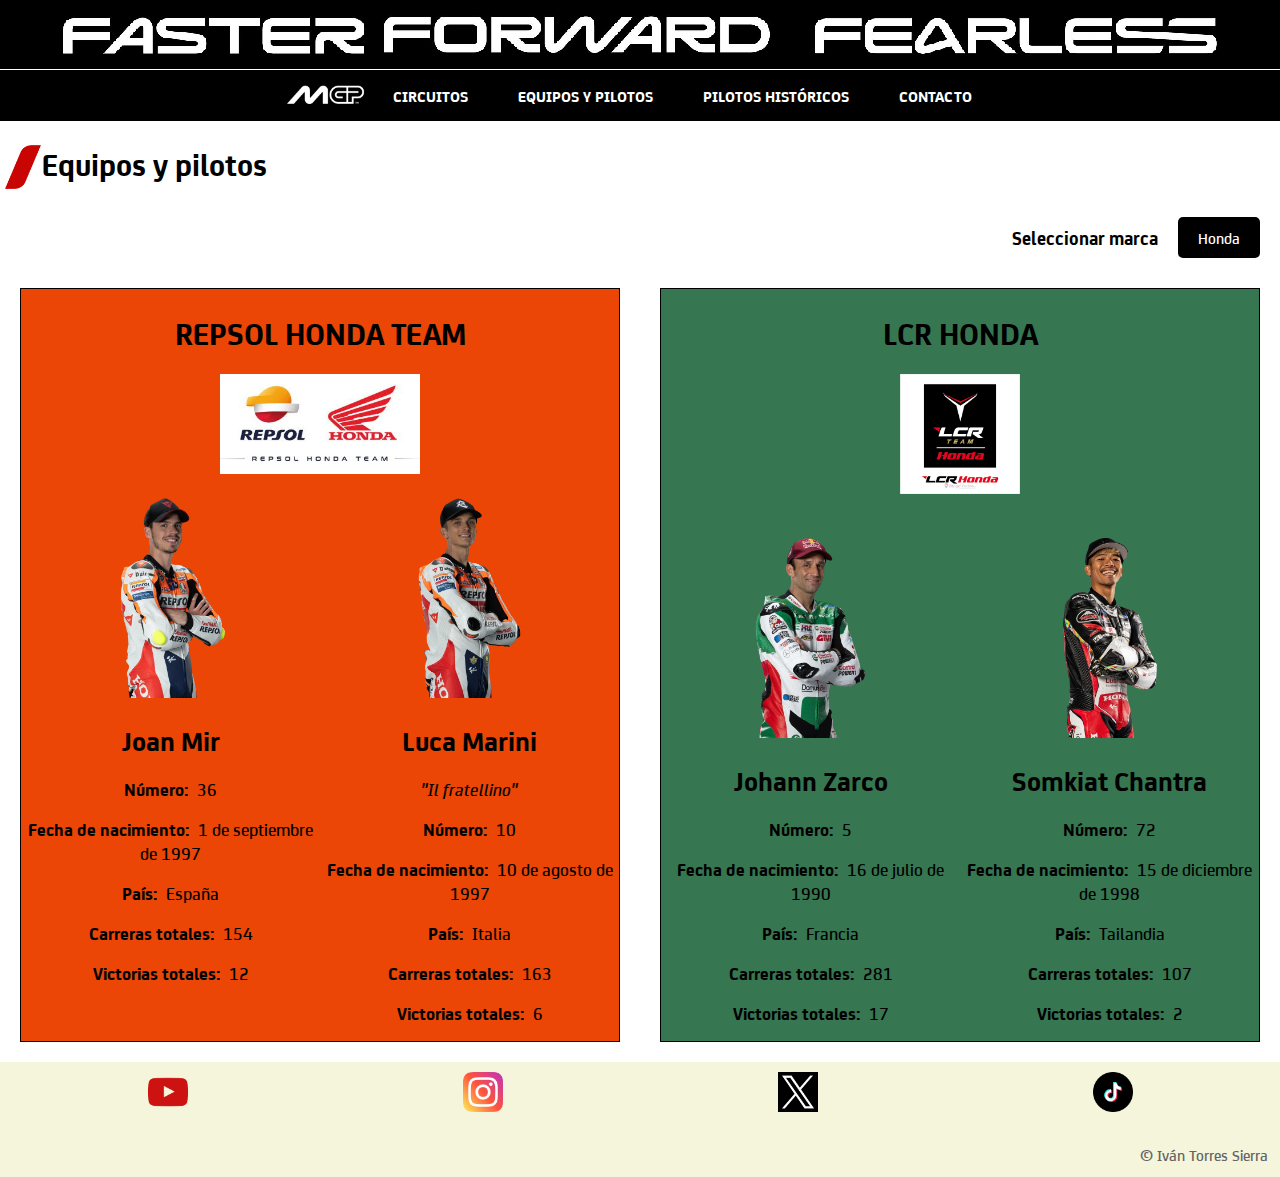
<file: html/honda.html>
<!DOCTYPE html>
<html lang="es">
  <head>
    <meta charset="UTF-8" />
    <meta name="viewport" content="width=device-width, initial-scale=1.0" />
    <title>Equipos y pilotos - Honda</title>
    <link rel="stylesheet" href="../css/equiposypilotos.css" />
    <link rel="icon" href="../imagenes/personalizar/motogp-icon.jpg" />
  </head>
  <body class="honda">
    <!-- Contenedor que contiene el titulo de la pagina -->
    <div class="header">
      <div class="contenidoheader">
        <img src="../imagenes/personalizar/eslogan.png" alt="eslogan" />
      </div>
    </div>

    <!-- Contenedor que contiene la barra de navegacion de la pagina -->
    <div class="navbar">
      <a class="logo" href="../index.html"
        ><b>
          <img src="../imagenes/personalizar/logomotogp.jpg" alt="motogp" /></b
      ></a>

      <div class="enlaces">
        <div class="sinboton">
          <a href="../html/circuitos.html"><b>CIRCUITOS</b></a>
          <a href="../html/equiposypilotos.html"><b>EQUIPOS Y PILOTOS</b></a>
          <a href="../html/pilotoshistoricos.html"><b>PILOTOS HISTÓRICOS</b></a>
          <a href="../html/contacto.html"><b>CONTACTO</b></a>
        </div>

        <div class="conboton">
          <button aria-haspopup="true" aria-expanded="false">
            <img src="../imagenes/personalizar/menu.png" alt="menu" />
          </button>
          <div class="dropdown-content">
            <a href="../html/circuitos.html"><b>CIRCUITOS</b></a>
            <a href="../html/equiposypilotos.html"><b>EQUIPOS Y PILOTOS</b></a>
            <a href="../html/pilotoshistoricos.html"
              ><b>PILOTOS HISTÓRICOS</b></a
            >
            <a href="../html/contacto.html"><b>CONTACTO</b></a>
          </div>
        </div>
      </div>
    </div>

    <div class="contenidoeyp">
      <div class="encabezadoeyp">
        <img
          src="../imagenes/personalizar/widget-header.png"
          alt="widget-header"
        />
        <h1>Equipos y pilotos</h1>
      </div>

      <div class="selector">

        <div class="textoseleccionar">
          <h3>Seleccionar marca</h3>
        </div>
        <div class="menu-desplegable">
          <button class="menu-btn">Honda</button>
          <div class="menu-lista">
            <a href="equiposypilotos.html">Todas</a>
            <a href="ducati.html">Ducati</a>
            <a href="yamaha.html">Yamaha</a>
            <a href="ktm.html">KTM</a>
            <a href="aprilia.html">Aprilia</a>
          </div>
        </div>
      </div>

      <div class="rellenoeyp">
        
        

        
        <div class="equipo" id="equipo10">
          <div class="informacionequipo">
            <div class="imagenequipo">
              <h1>REPSOL HONDA TEAM</h1>
              <img
                src="../imagenes/equiposypilotos/repsolhonda/repsolhonda.png"
                alt="repsolhonda"
              />
            </div>
          </div>

          <div class="pilotos">
            <div class="piloto">
              <div class="imagenpiloto">
                <img
                  src="../imagenes/equiposypilotos/repsolhonda/mir.jpg"
                  alt="joanmir"
                />
              </div>

              <div class="infopiloto">
                <h1 class="nombrepiloto">Joan Mir</h1>
                <p>
                  <span class="label">Número:</span>
                  <span class="content">36</span>
                </p>
                <p>
                  <span class="label">Fecha de nacimiento:</span>
                  <span class="content">1 de septiembre de 1997</span>
                </p>
                <p>
                  <span class="label">País:</span>
                  <span class="content">España</span>
                </p>
                <p>
                  <span class="label">Carreras totales:</span>
                  <span class="content">154 </span>
                </p>
                <p>
                  <span class="label">Victorias totales:</span>
                  <span class="content">12 </span>
                </p>
              </div>
            </div>

            <div class="piloto">
              <div class="imagenpiloto">
                <img
                  src="../imagenes/equiposypilotos/repsolhonda/marini.jpg"
                  alt="lucamarini"
                />
              </div>

              <div class="infopiloto">
                <h1 class="nombrepiloto">Luca Marini</h1>
                <p>
                    <span class="content" id="apodo">"Il fratellino"</span>
                  </p>
                <p>
                  <span class="label">Número:</span>
                  <span class="content">10</span>
                </p>
                <p>
                  <span class="label">Fecha de nacimiento:</span>
                  <span class="content">10 de agosto de 1997</span>
                </p>
                <p>
                  <span class="label">País:</span>
                  <span class="content">Italia</span>
                </p>
                <p>
                  <span class="label">Carreras totales:</span>
                  <span class="content">163 </span>
                </p>
                <p>
                  <span class="label">Victorias totales:</span>
                  <span class="content">6 </span>
                </p>
              </div>
            </div>
          </div>
        </div> 
        <div class="equipo" id="equipo4">
            <div class="informacionequipo">
              <div class="imagenequipo">
                <h1>LCR HONDA</h1>
                <img
                  src="../imagenes/equiposypilotos/lcrhonda/lcrhonda.png"
                  alt="lcrhonda"
                />
              </div>
            </div>
  
            <div class="pilotos">
              <div class="piloto">
                <div class="imagenpiloto">
                  <img
                    src="../imagenes/equiposypilotos/lcrhonda/zarco.jpg"
                    alt="johannzarco"
                  />
                </div>
  
                <div class="infopiloto">
                  <h1 class="nombrepiloto">Johann Zarco</h1>
                  <p>
                    <span class="label">Número:</span>
                    <span class="content">5</span>
                  </p>
                  <p>
                    <span class="label">Fecha de nacimiento:</span>
                    <span class="content">16 de julio de 1990</span>
                  </p>
                  <p>
                    <span class="label">País:</span>
                    <span class="content">Francia</span>
                  </p>
                  <p>
                    <span class="label">Carreras totales:</span>
                    <span class="content">281 </span>
                  </p>
                  <p>
                    <span class="label">Victorias totales:</span>
                    <span class="content">17 </span>
                  </p>
                </div>
              </div>
  
              <div class="piloto">
                <div class="imagenpiloto">
                  <img
                    src="../imagenes/equiposypilotos/lcrhonda/chantra.jpg"
                    alt="somkiatchantra"
                  />
                </div>
  
                <div class="infopiloto">
                  <h1 class="nombrepiloto">Somkiat Chantra</h1>
                  <p>
                    <span class="label">Número:</span>
                    <span class="content">72</span>
                  </p>
                  <p>
                    <span class="label">Fecha de nacimiento:</span>
                    <span class="content">15 de diciembre de 1998</span>
                  </p>
                  <p>
                    <span class="label">País:</span>
                    <span class="content">Tailandia</span>
                  </p>
                  <p>
                    <span class="label">Carreras totales:</span>
                    <span class="content">107 </span>
                  </p>
                  <p>
                    <span class="label">Victorias totales:</span>
                    <span class="content">2 </span>
                  </p>
                </div>
              </div>
            </div>
          </div>   
      </div>
    </div>

    <div class="footer">
      <div class="nombreredes">
        <a href="https://www.youtube.com/@motogp"><b>Youtube</b></a>
        <a href="https://www.instagram.com/motogp/"><b>Instagram</b></a>
        <a
          href="https://x.com/MotoGP?ref_src=twsrc%5Egoogle%7Ctwcamp%5Eserp%7Ctwgr%5Eauthor"
          ><b>X</b></a
        >
        <a href="https://www.tiktok.com/@motogp"><b>TikTok</b></a>
      </div>

      <div class="iconoredes">
        <a class="icono" href="https://www.youtube.com/@motogp"
          ><img src="../imagenes/redes/youtubelogo.jpg" alt="youtube"
        /></a>
        <a class="icono" href="https://www.instagram.com/motogp/"
          ><img src="../imagenes/redes/instagramlogo.png" alt="instagram"
        /></a>
        <a
          class="icono"
          href="https://x.com/MotoGP?ref_src=twsrc%5Egoogle%7Ctwcamp%5Eserp%7Ctwgr%5Eauthor"
          ><img src="../imagenes/redes/xlogo.png" alt="x"
        /></a>
        <a class="icono" href="https://www.tiktok.com/@motogp"
          ><img src="../imagenes/redes/tiktoklogo.png" alt="tiktok"
        /></a>
      </div>
      <div class="copyright">
        <p>&copy; Iván Torres Sierra</p>
    </div>
    </div>

    <div class="footermovil">
      <div class="iconofooter">
        <a href="https://www.youtube.com/@motogp"
          ><img src="../imagenes/redes/youtubelogo.jpg" alt="youtube"
        /></a>
      </div>
      <div class="iconofooter">
        <a href="https://www.instagram.com/motogp/"
          ><img src="../imagenes/redes/instagramlogo.png" alt="instagram"
        /></a>
      </div>
      <div class="iconofooter">
        <a
          href="https://x.com/MotoGP?ref_src=twsrc%5Egoogle%7Ctwcamp%5Eserp%7Ctwgr%5Eauthor"
          ><img src="../imagenes/redes/xlogo.png" alt="x"
        /></a>
      </div>
      <div class="iconofooter">
        <a href="https://www.tiktok.com/@motogp"
          ><img src="../imagenes/redes/tiktoklogo.png" alt="tiktok"
        /></a>
      </div>
      <div class="copyright">
        <p>&copy; Iván Torres Sierra</p>
    </div>
    </div>
  </body>
</html>
</file>
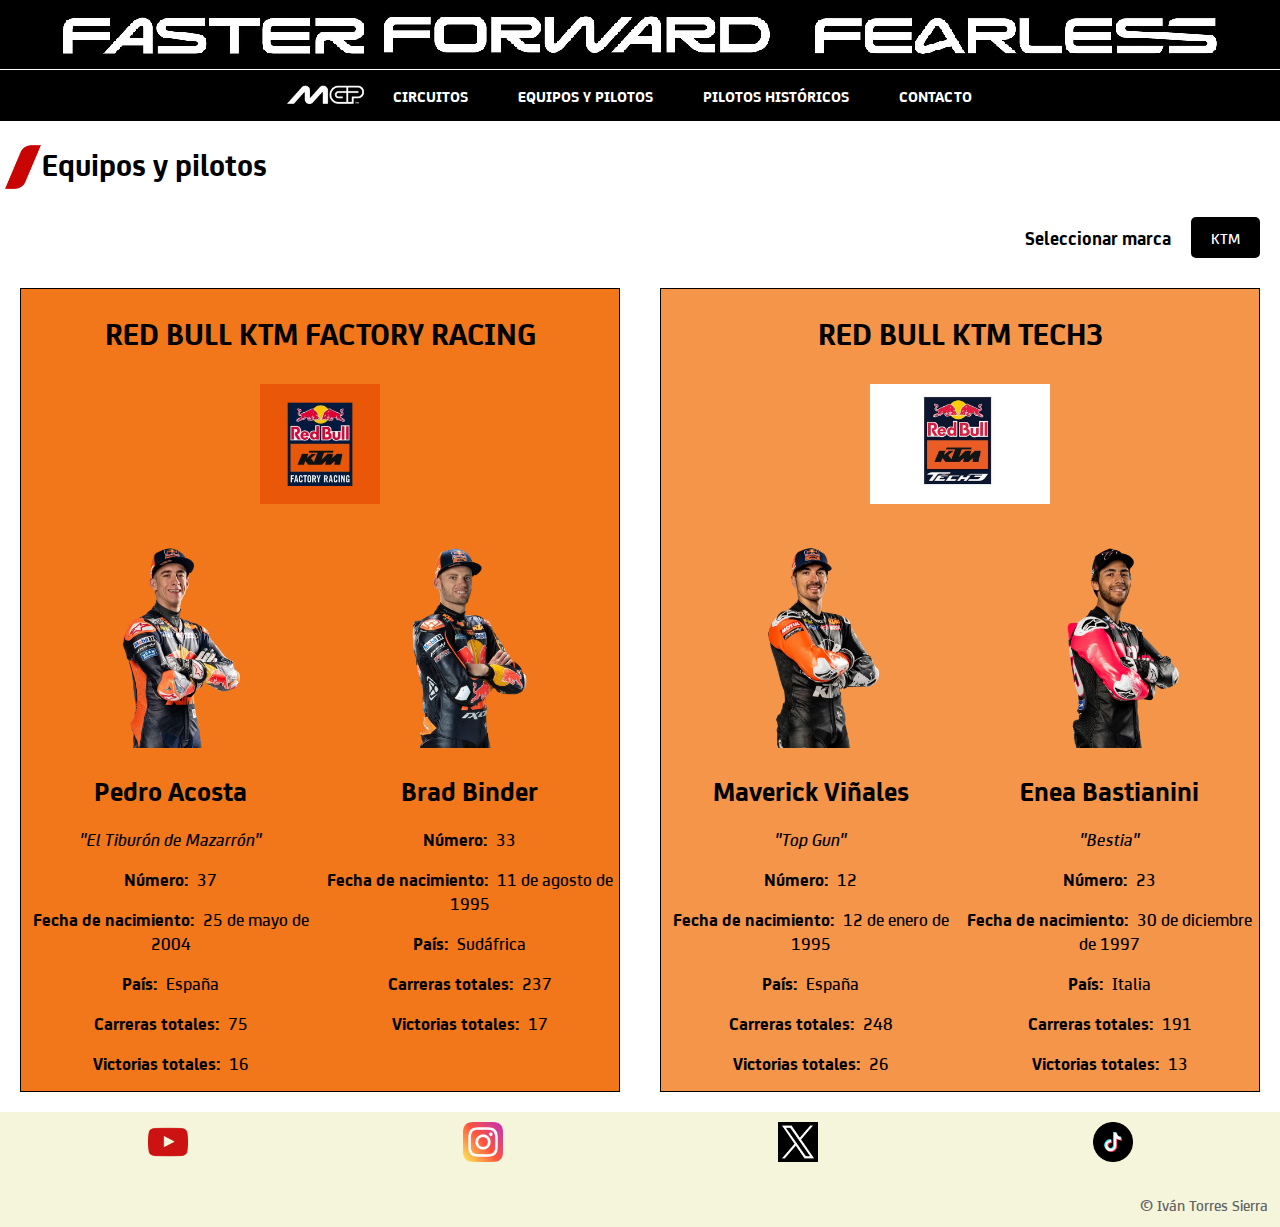
<file: html/ktm.html>
<!DOCTYPE html>
<html lang="es">
  <head>
    <meta charset="UTF-8" />
    <meta name="viewport" content="width=device-width, initial-scale=1.0" />
    <title>Equipos y pilotos - KTM</title>
    <link rel="stylesheet" href="../css/equiposypilotos.css" />
    <link rel="icon" href="../imagenes/personalizar/motogp-icon.jpg" />
  </head>
  <body class="ktm">
    <!-- Contenedor que contiene el titulo de la pagina -->
    <div class="header">
      <div class="contenidoheader">
        <img src="../imagenes/personalizar/eslogan.png" alt="eslogan" />
      </div>
    </div>

    <!-- Contenedor que contiene la barra de navegacion de la pagina -->
    <div class="navbar">
      <a class="logo" href="../index.html"
        ><b>
          <img src="../imagenes/personalizar/logomotogp.jpg" alt="motogp" /></b
      ></a>

      <div class="enlaces">
        <div class="sinboton">
          <a href="../html/circuitos.html"><b>CIRCUITOS</b></a>
          <a href="../html/equiposypilotos.html"><b>EQUIPOS Y PILOTOS</b></a>
          <a href="../html/pilotoshistoricos.html"><b>PILOTOS HISTÓRICOS</b></a>
          <a href="../html/contacto.html"><b>CONTACTO</b></a>
        </div>

        <div class="conboton">
          <button aria-haspopup="true" aria-expanded="false">
            <img src="../imagenes/personalizar/menu.png" alt="menu" />
          </button>
          <div class="dropdown-content">
            <a href="../html/circuitos.html"><b>CIRCUITOS</b></a>
            <a href="../html/equiposypilotos.html"><b>EQUIPOS Y PILOTOS</b></a>
            <a href="../html/pilotoshistoricos.html"
              ><b>PILOTOS HISTÓRICOS</b></a
            >
            <a href="../html/contacto.html"><b>CONTACTO</b></a>
          </div>
        </div>
      </div>
    </div>

    <div class="contenidoeyp">
      <div class="encabezadoeyp">
        <img
          src="../imagenes/personalizar/widget-header.png"
          alt="widget-header"
        />
        <h1>Equipos y pilotos</h1>
      </div>

      <div class="selector">

        <div class="textoseleccionar">
          <h3>Seleccionar marca</h3>
        </div>
        <div class="menu-desplegable">
          <button class="menu-btn">KTM</button>
          <div class="menu-lista">
            <a href="equiposypilotos.html">Todas</a>
            <a href="ducati.html">Ducati</a>
            <a href="honda.html">Honda</a>
            <a href="yamaha.html">Yamaha</a>
            <a href="aprilia.html">Aprilia</a>
          </div>
        </div>
      </div>

      <div class="rellenoeyp">
        
        <div class="equipo" id="equipo8">
          <div class="informacionequipo">
            <div class="imagenequipo">
              <h1>RED BULL KTM FACTORY RACING</h1>
              <img
                src="../imagenes/equiposypilotos/ktm/ktm.png"
                alt="ktm"
              />
            </div>
          </div>

          <div class="pilotos">
            <div class="piloto">
              <div class="imagenpiloto">
                <img
                  src="../imagenes/equiposypilotos/ktm/acosta.jpg"
                  alt="pedroacosta"
                />
              </div>

              <div class="infopiloto">
                <h1 class="nombrepiloto">Pedro Acosta</h1>
                <p>
                  <span class="content" id="apodo">"El Tiburón de Mazarrón"</span>
                </p>
                <p>
                  <span class="label">Número:</span>
                  <span class="content">37</span>
                </p>
                
                <p>
                  <span class="label">Fecha de nacimiento:</span>
                  <span class="content">25 de mayo de 2004</span>
                </p>
                <p>
                  <span class="label">País:</span>
                  <span class="content">España</span>
                </p>
                <p>
                  <span class="label">Carreras totales:</span>
                  <span class="content">75 </span>
                </p>
                <p>
                  <span class="label">Victorias totales:</span>
                  <span class="content">16 </span>
                </p>
              </div>
            </div>

            <div class="piloto">
              <div class="imagenpiloto">
                <img
                  src="../imagenes/equiposypilotos/ktm/binder.jpg"
                  alt="bradbinder"
                />
              </div>

              <div class="infopiloto">
                <h1 class="nombrepiloto">Brad Binder</h1>
                <p>
                  <span class="label">Número:</span>
                  <span class="content">33</span>
                </p>
                <p>
                  <span class="label">Fecha de nacimiento:</span>
                  <span class="content">11 de agosto de 1995</span>
                </p>
                <p>
                  <span class="label">País:</span>
                  <span class="content">Sudáfrica</span>
                </p>
                <p>
                  <span class="label">Carreras totales:</span>
                  <span class="content">237 </span>
                </p>
                <p>
                  <span class="label">Victorias totales:</span>
                  <span class="content">17 </span>
                </p>
              </div>
            </div>
          </div>
        </div>

        <div class="equipo" id="equipo9">
          <div class="informacionequipo">
            <div class="imagenequipo">
              <h1>RED BULL KTM TECH3</h1>
              <img
                src="../imagenes/equiposypilotos/tech3/tech3.png"
                alt="tech3"
              />
            </div>
          </div>

          <div class="pilotos">
            <div class="piloto">
              <div class="imagenpiloto">
                <img
                  src="../imagenes/equiposypilotos/tech3/maverick.jpg"
                  alt="maverickviñales"
                />
              </div>

              <div class="infopiloto">
                <h1 class="nombrepiloto">Maverick Viñales</h1>
                <p>
                  <span class="content" id="apodo">"Top Gun"</span>
                </p>
                <p>
                  <span class="label">Número:</span>
                  <span class="content">12</span>
                </p>
                
                <p>
                  <span class="label">Fecha de nacimiento:</span>
                  <span class="content">12 de enero de 1995</span>
                </p>
                <p>
                  <span class="label">País:</span>
                  <span class="content">España</span>
                </p>
                <p>
                  <span class="label">Carreras totales:</span>
                  <span class="content">248 </span>
                </p>
                <p>
                  <span class="label">Victorias totales:</span>
                  <span class="content">26 </span>
                </p>
              </div>
            </div>

            <div class="piloto">
              <div class="imagenpiloto">
                <img
                  src="../imagenes/equiposypilotos/tech3/bastianini.jpg"
                  alt="eneabastianini"
                />
              </div>

              <div class="infopiloto">
                <h1 class="nombrepiloto">Enea Bastianini</h1>
                <p>
                  <span class="content" id="apodo">"Bestia"</span>
                </p>
                <p>
                  <span class="label">Número:</span>
                  <span class="content">23</span>
                </p>
                
                <p>
                  <span class="label">Fecha de nacimiento:</span>
                  <span class="content">30 de diciembre de 1997</span>
                </p>
                <p>
                  <span class="label">País:</span>
                  <span class="content">Italia</span>
                </p>
                <p>
                  <span class="label">Carreras totales:</span>
                  <span class="content">191 </span>
                </p>
                <p>
                  <span class="label">Victorias totales:</span>
                  <span class="content">13 </span>
                </p>
              </div>
            </div>
          </div>
        </div>
        
      </div>
    </div>

    <div class="footer">
      <div class="nombreredes">
        <a href="https://www.youtube.com/@motogp"><b>Youtube</b></a>
        <a href="https://www.instagram.com/motogp/"><b>Instagram</b></a>
        <a
          href="https://x.com/MotoGP?ref_src=twsrc%5Egoogle%7Ctwcamp%5Eserp%7Ctwgr%5Eauthor"
          ><b>X</b></a
        >
        <a href="https://www.tiktok.com/@motogp"><b>TikTok</b></a>
      </div>

      <div class="iconoredes">
        <a class="icono" href="https://www.youtube.com/@motogp"
          ><img src="../imagenes/redes/youtubelogo.jpg" alt="youtube"
        /></a>
        <a class="icono" href="https://www.instagram.com/motogp/"
          ><img src="../imagenes/redes/instagramlogo.png" alt="instagram"
        /></a>
        <a
          class="icono"
          href="https://x.com/MotoGP?ref_src=twsrc%5Egoogle%7Ctwcamp%5Eserp%7Ctwgr%5Eauthor"
          ><img src="../imagenes/redes/xlogo.png" alt="x"
        /></a>
        <a class="icono" href="https://www.tiktok.com/@motogp"
          ><img src="../imagenes/redes/tiktoklogo.png" alt="tiktok"
        /></a>
      </div>
      <div class="copyright">
        <p>&copy; Iván Torres Sierra</p>
    </div>
    </div>

    <div class="footermovil">
      <div class="iconofooter">
        <a href="https://www.youtube.com/@motogp"
          ><img src="../imagenes/redes/youtubelogo.jpg" alt="youtube"
        /></a>
      </div>
      <div class="iconofooter">
        <a href="https://www.instagram.com/motogp/"
          ><img src="../imagenes/redes/instagramlogo.png" alt="instagram"
        /></a>
      </div>
      <div class="iconofooter">
        <a
          href="https://x.com/MotoGP?ref_src=twsrc%5Egoogle%7Ctwcamp%5Eserp%7Ctwgr%5Eauthor"
          ><img src="../imagenes/redes/xlogo.png" alt="x"
        /></a>
      </div>
      <div class="iconofooter">
        <a href="https://www.tiktok.com/@motogp"
          ><img src="../imagenes/redes/tiktoklogo.png" alt="tiktok"
        /></a>
      </div>
      <div class="copyright">
        <p>&copy; Iván Torres Sierra</p>
    </div>
    </div>
  </body>
</html>
</file>
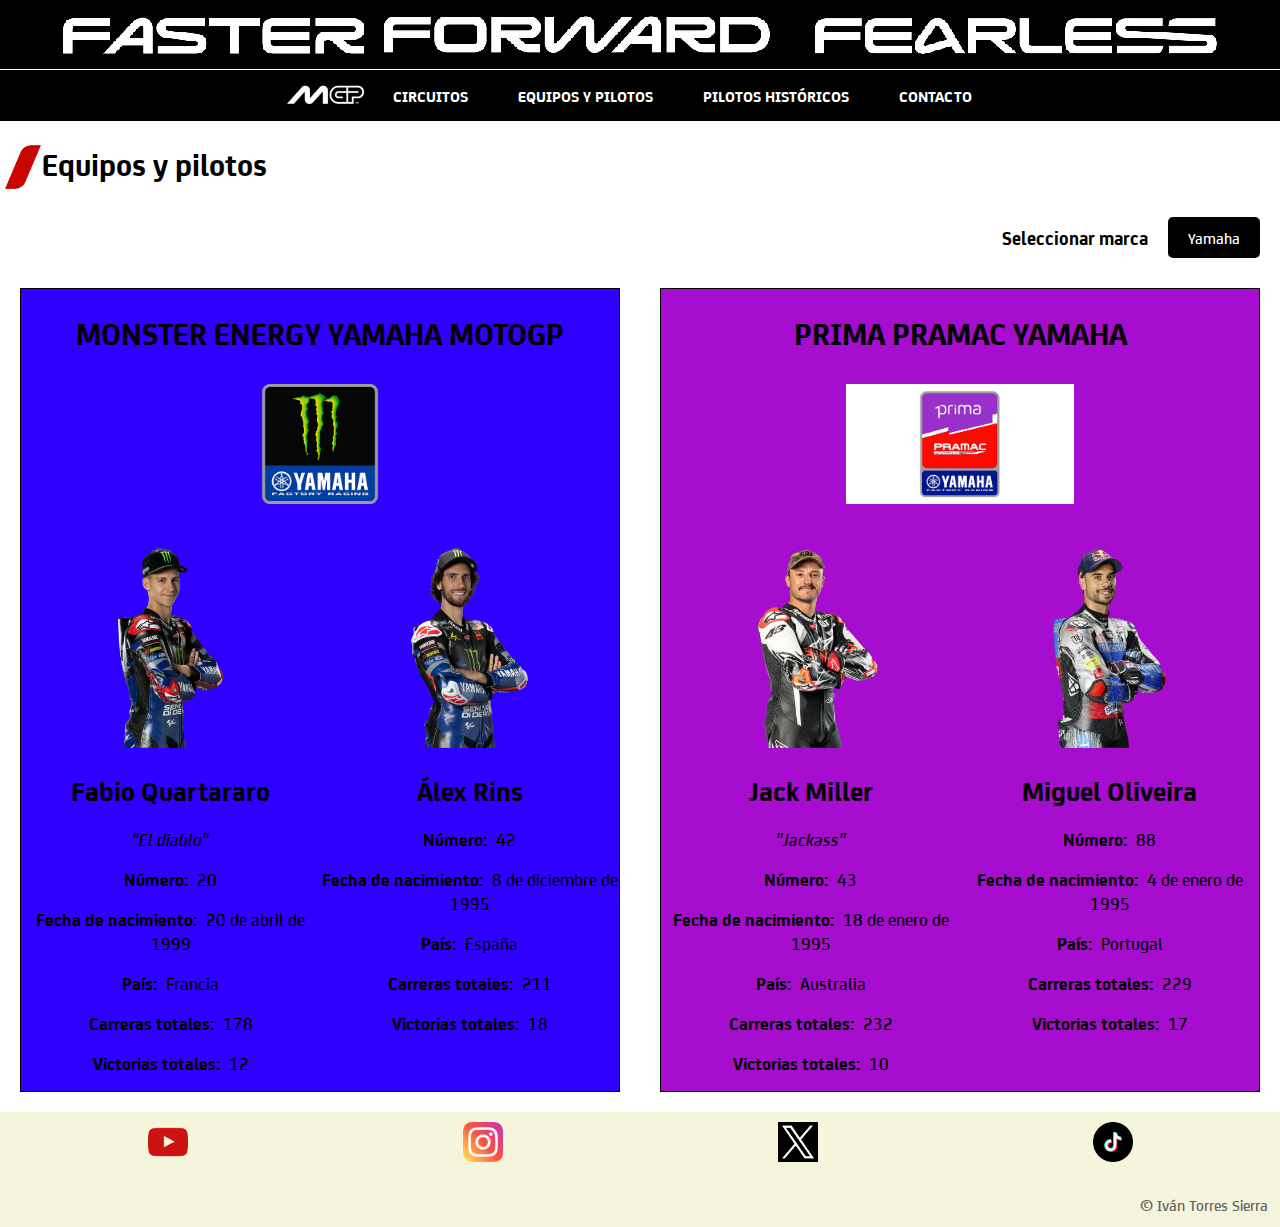
<file: html/yamaha.html>
<!DOCTYPE html>
<html lang="es">
  <head>
    <meta charset="UTF-8" />
    <meta name="viewport" content="width=device-width, initial-scale=1.0" />
    <title>Equipos y pilotos - Yamaha</title>
    <link rel="stylesheet" href="../css/equiposypilotos.css" />
    <link rel="icon" href="../imagenes/personalizar/motogp-icon.jpg" />
  </head>
  <body class="yamaha">
    <!-- Contenedor que contiene el titulo de la pagina -->
    <div class="header">
      <div class="contenidoheader">
        <img src="../imagenes/personalizar/eslogan.png" alt="eslogan" />
      </div>
    </div>

    <!-- Contenedor que contiene la barra de navegacion de la pagina -->
    <div class="navbar">
      <a class="logo" href="../index.html"
        ><b>
          <img src="../imagenes/personalizar/logomotogp.jpg" alt="motogp" /></b
      ></a>

      <div class="enlaces">
        <div class="sinboton">
          <a href="../html/circuitos.html"><b>CIRCUITOS</b></a>
          <a href="../html/equiposypilotos.html"><b>EQUIPOS Y PILOTOS</b></a>
          <a href="../html/pilotoshistoricos.html"><b>PILOTOS HISTÓRICOS</b></a>
          <a href="../html/contacto.html"><b>CONTACTO</b></a>
        </div>

        <div class="conboton">
          <button aria-haspopup="true" aria-expanded="false">
            <img src="../imagenes/personalizar/menu.png" alt="menu" />
          </button>
          <div class="dropdown-content">
            <a href="../html/circuitos.html"><b>CIRCUITOS</b></a>
            <a href="../html/equiposypilotos.html"><b>EQUIPOS Y PILOTOS</b></a>
            <a href="../html/pilotoshistoricos.html"
              ><b>PILOTOS HISTÓRICOS</b></a
            >
            <a href="../html/contacto.html"><b>CONTACTO</b></a>
          </div>
        </div>
      </div>
    </div>

    <div class="contenidoeyp">
      <div class="encabezadoeyp">
        <img
          src="../imagenes/personalizar/widget-header.png"
          alt="widget-header"
        />
        <h1>Equipos y pilotos</h1>
      </div>

      <div class="selector">
        <div class="textoseleccionar">
          <h3>Seleccionar marca</h3>
        </div>

        <div class="menu-desplegable">
          <button class="menu-btn">Yamaha</button>
          <div class="menu-lista">
            <a href="equiposypilotos.html">Todas</a>
            <a href="ducati.html">Ducati</a>
            <a href="honda.html">Honda</a>
            <a href="ktm.html">KTM</a>
            <a href="aprilia.html">Aprilia</a>
          </div>
        </div>
      </div>

      <div class="rellenoeyp">

        <div class="equipo" id="equipo5">
          <div class="informacionequipo">
            <div class="imagenequipo">
              <h1>MONSTER ENERGY YAMAHA MOTOGP</h1>
              <img
                src="../imagenes/equiposypilotos/yamaha/yamaha.png"
                alt="yamaha"
              />
            </div>
          </div>

          <div class="pilotos">
            <div class="piloto">
              <div class="imagenpiloto">
                <img
                  src="../imagenes/equiposypilotos/yamaha/quartararo.jpg"
                  alt="fabioquartararo"
                />
              </div>

              <div class="infopiloto">
                <h1 class="nombrepiloto">Fabio Quartararo</h1>
                <p>
                    <span class="content" id="apodo">"El diablo"</span>
                </p>
                <p>
                
                  <span class="label">Número:</span>
                  <span class="content">20</span>
                </p>
                <p>
                  <span class="label">Fecha de nacimiento:</span>
                  <span class="content">20 de abril de 1999</span>
                </p>
                <p>
                  <span class="label">País:</span>
                  <span class="content">Francia</span>
                </p>
                <p>
                  <span class="label">Carreras totales:</span>
                  <span class="content">178 </span>
                </p>
                <p>
                  <span class="label">Victorias totales:</span>
                  <span class="content">12 </span>
                </p>
              </div>
            </div>

            <div class="piloto">
              <div class="imagenpiloto">
                <img
                  src="../imagenes/equiposypilotos/yamaha/rins.jpg"
                  alt="alexrins"
                />
              </div>

              <div class="infopiloto">
                <h1 class="nombrepiloto">Álex Rins</h1>
                <p>
                  <span class="label">Número:</span>
                  <span class="content">42</span>
                </p>
                <p>
                  <span class="label">Fecha de nacimiento:</span>
                  <span class="content">8 de diciembre de 1995</span>
                </p>
                <p>
                  <span class="label">País:</span>
                  <span class="content">España</span>
                </p>
                <p>
                  <span class="label">Carreras totales:</span>
                  <span class="content">211 </span>
                </p>
                <p>
                  <span class="label">Victorias totales:</span>
                  <span class="content">18 </span>
                </p>
              </div>
            </div>
          </div>
        </div>

        <div class="equipo" id="equipo7">
          <div class="informacionequipo">
            <div class="imagenequipo">
              <h1>PRIMA PRAMAC YAMAHA</h1>
              <img
                src="../imagenes/equiposypilotos/pramac/pramac.png"
                alt="pramac"
              />
            </div>
          </div>

          <div class="pilotos">
            <div class="piloto">
              <div class="imagenpiloto">
                <img
                  src="../imagenes/equiposypilotos/pramac/miller.jpg"
                  alt="jackmiller"
                />
              </div>

              <div class="infopiloto">
                <h1 class="nombrepiloto">Jack Miller</h1>
                <p>
                  <span class="content" id="apodo">"Jackass"</span>
                </p>
                <p>
                  <span class="label">Número:</span>
                  <span class="content">43</span>
                </p>
                
                <p>
                  <span class="label">Fecha de nacimiento:</span>
                  <span class="content">18 de enero de 1995</span>
                </p>
                <p>
                  <span class="label">País:</span>
                  <span class="content">Australia</span>
                </p>
                <p>
                  <span class="label">Carreras totales:</span>
                  <span class="content">232 </span>
                </p>
                <p>
                  <span class="label">Victorias totales:</span>
                  <span class="content">10 </span>
                </p>
              </div>
            </div>

            <div class="piloto">
              <div class="imagenpiloto">
                <img
                  src="../imagenes/equiposypilotos/pramac/oliveira.jpg"
                  alt="migueloliveira"
                />
              </div>

              <div class="infopiloto">
                <h1 class="nombrepiloto">Miguel Oliveira</h1>
                <p>
                  <span class="label">Número:</span>
                  <span class="content">88</span>
                </p>
                <p>
                  <span class="label">Fecha de nacimiento:</span>
                  <span class="content">4 de enero de 1995</span>
                </p>
                <p>
                  <span class="label">País:</span>
                  <span class="content">Portugal</span>
                </p>
                <p>
                  <span class="label">Carreras totales:</span>
                  <span class="content">229 </span>
                </p>
                <p>
                  <span class="label">Victorias totales:</span>
                  <span class="content">17 </span>
                </p>
              </div>
            </div>
          </div>
        </div>
        
      </div>
    </div>

    <div class="footer">
      <div class="nombreredes">
        <a href="https://www.youtube.com/@motogp"><b>Youtube</b></a>
        <a href="https://www.instagram.com/motogp/"><b>Instagram</b></a>
        <a
          href="https://x.com/MotoGP?ref_src=twsrc%5Egoogle%7Ctwcamp%5Eserp%7Ctwgr%5Eauthor"
          ><b>X</b></a
        >
        <a href="https://www.tiktok.com/@motogp"><b>TikTok</b></a>
      </div>

      <div class="iconoredes">
        <a class="icono" href="https://www.youtube.com/@motogp"
          ><img src="../imagenes/redes/youtubelogo.jpg" alt="youtube"
        /></a>
        <a class="icono" href="https://www.instagram.com/motogp/"
          ><img src="../imagenes/redes/instagramlogo.png" alt="instagram"
        /></a>
        <a
          class="icono"
          href="https://x.com/MotoGP?ref_src=twsrc%5Egoogle%7Ctwcamp%5Eserp%7Ctwgr%5Eauthor"
          ><img src="../imagenes/redes/xlogo.png" alt="x"
        /></a>
        <a class="icono" href="https://www.tiktok.com/@motogp"
          ><img src="../imagenes/redes/tiktoklogo.png" alt="tiktok"
        /></a>
      </div>
      <div class="copyright">
        <p>&copy; Iván Torres Sierra</p>
    </div>
    </div>

    <div class="footermovil">
      <div class="iconofooter">
        <a href="https://www.youtube.com/@motogp"
          ><img src="../imagenes/redes/youtubelogo.jpg" alt="youtube"
        /></a>
      </div>
      <div class="iconofooter">
        <a href="https://www.instagram.com/motogp/"
          ><img src="../imagenes/redes/instagramlogo.png" alt="instagram"
        /></a>
      </div>
      <div class="iconofooter">
        <a
          href="https://x.com/MotoGP?ref_src=twsrc%5Egoogle%7Ctwcamp%5Eserp%7Ctwgr%5Eauthor"
          ><img src="../imagenes/redes/xlogo.png" alt="x"
        /></a>
      </div>
      <div class="iconofooter">
        <a href="https://www.tiktok.com/@motogp"
          ><img src="../imagenes/redes/tiktoklogo.png" alt="tiktok"
        /></a>
      </div>
      <div class="copyright">
        <p>&copy; Iván Torres Sierra</p>
    </div>
    </div>
  </body>
</html>
</file>
<file: css/index.css>
body {
  margin: 0;
  padding: 0;
}

.header {
  height: 70px;
  background-color: bla;
  justify-content: center;
  text-align: center;
  display: flex;
  align-items: center;
}

.header .contenidoheader {
  background-color: black;
  width: 100%;
  height: 69px;
  display: flex;
  justify-content: center;
  align-items: center;
  margin-bottom: 1px;
}

.header .contenidoheader img {
  max-width: 100%;
  height: auto;
  object-fit: contain;
}

.contenedornavbar {
  position: relative;
}
.navbar {
  font-family: "MotoGP Text";
  background-color: black;
  display: flex;
  flex-direction: row; /* Por defecto, horizontal para ordenadores */
  justify-content: space-between;
  justify-content: center;
}

.enlaces {
  display: flex;
  flex-direction: row;
  justify-self: left;
}

.enlaces a {
  text-decoration: none;
  color: white;
  padding: 15px;
  margin: 0 10px;
}

.logo {
  padding-top: 15px;
}

.logo img {
  height: 19px;
}

.sinboton {
  display: flex;
}

.conboton {
  display: none; /* Ocultamos el botón en pantallas grandes */
}

.navbar a:hover {
  color: red;
}

/* Estilos generales para el botón */
.conboton button {
  background-color: inherit;
  border: none;
  padding: 15px 16px;
  text-align: left;
  text-decoration: none;
  display: inline-block;
  font-size: 16px;
  cursor: pointer; /* Cambia el cursor al pasar el ratón */
}

.conboton {
  position: relative;
}

.conboton button img {
  height: 45px;
  width: 45px;
}

/* Estilos para el contenido desplegable */
.dropdown-content {
  display: none;
  position: absolute;
  background-color: black;
  min-width: 160px;
  box-shadow: 0px 8px 16px 0px rgba(0, 0, 0, 0.2);
  z-index: 1;
  /* Añadido para mejorar la accesibilidad */

  top: 100%; /* Posiciona la parte superior del menú debajo del botón */
}

/* Mostrar el contenido desplegable al pasar el ratón sobre el botón */
.conboton:hover .dropdown-content {
  display: block;
}

/* Estilos para los enlaces dentro del menú desplegable */
.dropdown-content a {
  color: white;
  padding: 12px 16px;
  text-decoration: none;
  display: block;
  text-align: left;
}

.dropdown-content a:hover {
  display: block;
  color: red;
  background-color: #f1f1f1;
}

.contenidohome{
    display: flex;
    flex-direction: column;
}

.titulohome {
  font-family: "MotoGP Text";
  display: flex;
  flex-direction: row;
}

.titulohome img {
  padding-top: 23px;
  padding-left: 5px;
  height: 45px;
}

.titulohome h1 {
  size: 18px;
}

.imagenhome{
  background-image: 
    linear-gradient(
      rgba(0, 0, 0, 0.7),  /* Color negro con opacidad del 50% */
      rgba(0, 0, 0, 0.7)
    ),
    url('../imagenes/personalizar/marquezymartin.jpg'); /* La imagen de fondo */
  background-size: cover;
  background-position: center;
  display: flex;
  width: 100%;
  height: 400px;
}

.imagenhome img{
  opacity: 75%;
  margin: auto;
  padding: 3.5%;
  width: 50vw;
  height: auto;
}

.mensajehome{
  padding-left: 20px;
}

.enlacespaginas{
  display: flex;
  flex-direction: column;
  margin: 20px;
  flex: 1;
  background-color: black;
}

.infohome{
  width: 100%;
  display: flex;
  flex-direction: row;
  justify-content: center;
}

.informacion{
  width: 80%;
  display: flex;
  flex-direction: row;
  border: 0.5px solid rgba(75, 75, 75, 0.658);
    background-color: white;
    padding: 3%;
    margin: 20px;
    display: flex;
    align-items: center;
    flex: 1;
}

#equiposypilotos{
  flex-direction: row-reverse;
}

#equiposypilotos .textoinfo{
  padding-left: 20px;
}

.textoinfo{
    font-family: 'MotoGP Text';
    font-weight: bold;
    font-size: 18px;
    color: black;
    text-align: center;
    margin: auto;
    padding-right: 20px;
    display: flex;
    flex-direction: column ;
    width: 70%;
}


.imageninfo img{
  width: 40vw;
}

.video {
  display: flex;
  justify-content: center;
  padding-bottom: 10px;
}

.video video {
  width: 60%;
}

.footer {
  font-family: "MotoGP Text";
  display: flex;
  flex-direction: column;
  background-color: #f5f5dc; 
  justify-content: center;
}

.copyright{
  align-self: flex-end;
}

.footer p{
  margin: 0;
  padding: 12px;
  color: rgb(100, 100, 100);
}

.nombreredes {
  display: grid;
  grid-template-columns: repeat(4, 1fr); 
  grid-gap: 20px; 
  padding: 20px;
  padding-bottom: 10px;
}

.nombreredes a {
  font-size: 17px;
  text-decoration: none;
  color: black;
  text-align: center;
}

.iconoredes {
  display: grid;
  grid-template-columns: repeat(4, 1fr);
  grid-gap: 20px;
  padding: 20px;
  padding-top: 10px;
}

.iconoredes .icono img {
  height: 40px;
  width: 40px;
  display: block;
  margin: 0 auto;
}

.footermovil {
  display: none;
  flex-direction: column;
}

.iconofooter {
  padding: 5px;
}

.iconofooter img {
  height: 40px;
  width: 40px;
  display: block;
  margin: 0 auto; 
}

@media screen and (max-width: 500px) and (min-width: 150px) {
  .navbar {
    flex-direction: row;
    justify-content: center;
  }
  .logo {
    margin-top: 15px;
  }

  .logo img {
    height: 15px;
  }

  .sinboton {
    display: none; 
  }

  .conboton {
    display: flex;
    justify-content: center;
  }
  .conboton button {
    display: block;
  }

  .video video {
    width: 90%;
  }

  .footer {
    display: none;
  }

  .contenidohome img{
    height: 25px;
  }
  .contenidohome h1{
    padding-top: 3px;
    font-size: 24px;
  }

  .imagenhome img{
    width: 70vw;
    height: auto;
  }

  .informacion{
    justify-items: center;
    flex-direction: column-reverse;
  }

  #equiposypilotos .informacion{
    flex-direction: column;
  }

  .textoinfo{
    padding-right: 0;
  }

  .imageninfo img{
    width: 50vw;
    height: auto;
  }

  .nombreredes,
  .iconoredes {
    flex-direction: column;
    align-items: center;
  }

  .footermovil {
    background-color: #f5f5dc;
    display: flex;
  }
  .iconofooter img {
    height: 30px;
    width: 30px;
  }
}

@media screen and (min-width: 501px) and (max-width: 1375px) {
  .nombreredes {
    display: none;
  }
}

@font-face {
  font-family: "MotoGP Text";
  src: url("../tipoletra/MotoGPText-Light.eot");
  src: local("MotoGP Text Light"), local("MotoGPText-Light"),
    url("../tipoletra/MotoGPText-Light.eot?#iefix") format("embedded-opentype"),
    url("../tipoletra/MotoGPText-Light.woff2") format("woff2"),
    url("../tipoletra/MotoGPText-Light.woff") format("woff"),
    url("../tipoletra/MotoGPText-Light.ttf") format("truetype");
  font-weight: 300;
  font-style: normal;
  font-display: swap;
}

@font-face {
  font-family: "MotoGP Text";
  src: url("../tipoletra/MotoGPText-Italic.eot");
  src: local("MotoGP Text Italic"), local("MotoGPText-Italic"),
    url("../tipoletra/MotoGPText-Italic.eot?#iefix") format("embedded-opentype"),
    url("../tipoletra/MotoGPText-Italic.woff2") format("woff2"),
    url("../tipoletra/MotoGPText-Italic.woff") format("woff"),
    url("../tipoletra/MotoGPText-Italic.ttf") format("truetype");
  font-weight: normal;
  font-style: italic;
  font-display: swap;
}

@font-face {
  font-family: "MotoGP Text";
  src: url("../tipoletra/MotoGPText-Bold.eot");
  src: local("MotoGP Text Bold"), local("MotoGPText-Bold"),
    url("../tipoletra/MotoGPText-Bold.eot?#iefix") format("embedded-opentype"),
    url("../tipoletra/MotoGPText-Bold.woff2") format("woff2"),
    url("../tipoletra/MotoGPText-Bold.woff") format("woff"),
    url("../tipoletra/MotoGPText-Bold.ttf") format("truetype");
  font-weight: bold;
  font-style: normal;
  font-display: swap;
}

@font-face {
  font-family: "MotoGP Text";
  src: url("../tipoletra/MotoGPText-BoldItalic.eot");
  src: local("MotoGP Text Bold Italic"), local("MotoGPText-BoldItalic"),
    url("../tipoletra/MotoGPText-BoldItalic.eot?#iefix")
      format("embedded-opentype"),
    url("../tipoletra/MotoGPText-BoldItalic.woff2") format("woff2"),
    url("../tipoletra/MotoGPText-BoldItalic.woff") format("woff"),
    url("../tipoletra/MotoGPText-BoldItalic.ttf") format("truetype");
  font-weight: bold;
  font-style: italic;
  font-display: swap;
}

@font-face {
  font-family: "MotoGP Text";
  src: url("../tipoletra/MotoGPText-LightItalic.eot");
  src: local("MotoGP Text Light Italic"), local("MotoGPText-LightItalic"),
    url("../tipoletra/MotoGPText-LightItalic.eot?#iefix")
      format("embedded-opentype"),
    url("../tipoletra/MotoGPText-LightItalic.woff2") format("woff2"),
    url("../tipoletra/MotoGPText-LightItalic.woff") format("woff"),
    url("../tipoletra/MotoGPText-LightItalic.ttf") format("truetype");
  font-weight: 300;
  font-style: italic;
  font-display: swap;
}

@font-face {
  font-family: "MotoGP Text";
  src: url("../tipoletra/MotoGPText-Regular.eot");
  src: local("MotoGP Text Regular"), local("MotoGPText-Regular"),
    url("../tipoletra/MotoGPText-Regular.eot?#iefix")
      format("embedded-opentype"),
    url("../tipoletra/MotoGPText-Regular.woff2") format("woff2"),
    url("../tipoletra/MotoGPText-Regular.woff") format("woff"),
    url("../tipoletra/MotoGPText-Regular.ttf") format("truetype");
  font-weight: normal;
  font-style: normal;
  font-display: swap;
}

@font-face {
  font-family: "MotoGP Display";
  src: url("../tipoletra/MotoGPDisplay-Bold.eot");
  src: local("MotoGP Display Bold"), local("MotoGPDisplay-Bold"),
    url("../tipoletra/MotoGPDisplay-Bold.eot?#iefix")
      format("embedded-opentype"),
    url("../tipoletra/MotoGPDisplay-Bold.woff2") format("woff2"),
    url("../tipoletra/MotoGPDisplay-Bold.woff") format("woff"),
    url("../tipoletra/MotoGPDisplay-Bold.ttf") format("truetype");
  font-weight: bold;
  font-style: normal;
  font-display: swap;
}
</file>
<file: css/equiposypilotos.css>
body {
    margin: 0;
    padding: 0;
}

.header {
    height: 70px;
    background-color: bla;
    justify-content: center;
    text-align: center;
    display: flex;
    align-items: center;
}

.header .contenidoheader{
    background-color: black;
    width: 100%;
    height: 69px;
    display: flex; 
    justify-content: center;
    align-items: center; 
    margin-bottom: 1px;
}

.header .contenidoheader img {
    max-width: 100%;
    height: auto;
    object-fit: contain;
}

.contenedornavbar{
    position: relative;
}
.navbar {
    font-family: 'MotoGP Text';
    background-color: black;
    display: flex;
    flex-direction: row; /* Por defecto, horizontal para ordenadores */
    justify-content: space-between;
    justify-content: center;
  }
  
  .enlaces {
    display: flex;
    flex-direction: row;
    justify-self: left;
  }
  
  .enlaces a {
    text-decoration: none;
    color: white;
    padding: 15px;
    margin: 0 10px;
  }

  .logo{
    padding-top: 15px;
  }
  
  .logo img {
    height: 19px;
  }
  
  .sinboton {
    display: flex;
  }
  
  .conboton {
    display: none; /* Ocultamos el botón en pantallas grandes */
  }
  
  .navbar a:hover {
    color: red;
  }

/* Estilos generales para el botón */
.conboton button {
    background-color: inherit;
    border: none;
    padding: 15px 16px;
    text-align: left;
    text-decoration: none;
    display: inline-block;
    font-size: 16px;
    cursor: pointer; /* Cambia el cursor al pasar el ratón */
}

.conboton{
    position: relative;
}

.conboton button img {
    height: 45px;
    width: 45px;
}

/* Estilos para el contenido desplegable */
.dropdown-content {
    display: none;
    position: absolute;
    background-color: black;
    min-width: 160px;
    box-shadow: 0px 8px 16px 0px rgba(0,0,0,0.2);
    z-index: 1;
    /* Añadido para mejorar la accesibilidad */
    
    top: 100%; /* Posiciona la parte superior del menú debajo del botón */
}

/* Mostrar el contenido desplegable al pasar el ratón sobre el botón */
.conboton:hover .dropdown-content {
    display: block;
}

/* Estilos para los enlaces dentro del menú desplegable */
.dropdown-content a {
    color: white;
    padding: 12px 16px;
    text-decoration: none;
    display: block;
    text-align: left;
}

.dropdown-content a:hover {
    display: block;
    color: red;
    background-color: #f1f1f1;
}

.encabezadoeyp {
    font-family: 'MotoGP Text';
    display: flex;
    flex-direction: row;
}

.encabezadoeyp img{
    padding-top: 23px;
    padding-left: 5px;
    height: 45px;
}

.encabezadoeyp h1 {
    size: 18px;

}

.selector{
    font-family: 'MotoGP Text';
    display: flex;
    justify-content:right;
    align-items: center;
}

/* Contenedor del menú desplegable */
.menu-desplegable {
    padding-right: 20px;
    padding-left: 20px;
    position: relative;
    display: inline-block;
  }
  
  /* Botón del menú */
  .menu-btn {
    font-family: 'MotoGP Text';
    background-color: black;
    color: white;
    padding: 10px 20px;
    font-size: 16px;
    border: none;
    border-radius: 5px;
    cursor: pointer;
    transition: background-color 0.3s ease;
  }
  
  
  /* Lista del menú desplegable */
  .menu-lista {
    display: none;
    position: absolute;
    background-color: white;
    min-width: 160px;
    box-shadow: 0 8px 16px rgba(0, 0, 0, 0.2);
    z-index: 1;
    border-radius: 5px;
    overflow: hidden;
    left: 0;
  }
  
  /* Enlaces dentro del menú */
  .menu-lista a {
    color: black;
    padding: 10px 20px;
    text-decoration: none;
    display: block;
    font-size: 14px;
    transition: background-color 0.3s ease;
  }
  
  .menu-lista a:hover {
    background-color: red;
  }
  
  /* Mostrar el menú al pasar el cursor */
  .menu-desplegable:hover .menu-lista {
    display: block;
  }

.rellenoeyp{
    position: relative;
    font-family: 'MotoGP Text';
    display: flex;
    justify-content: center;
    flex-direction: row;
    flex-wrap: wrap;
    align-items: center;

}

.equipo{
    border: 1px solid black;
    margin: 20px;
    display: flex;
    flex-direction: column;
    text-align: center;
    flex: 1;
}   

#equipo1{
    background-color: red;
}

#equipo2{
    background-color: rgb(131, 0, 163);
}

#equipo3{
    background-color: rgba(1, 129, 168, 0.815);
}

#equipo4{
    background-color: rgba(0, 82, 34, 0.788);
}

#equipo5{
    background-color: rgb(47, 0, 255);
}

#equipo6{
    background-color: rgba(180, 230, 0, 0.815);
}

#equipo7{
    background-color: rgb(167, 13, 206);
}

#equipo8{
    background-color: rgb(242, 119, 26);
}

#equipo9{
    background-color: rgba(242, 120, 26, 0.788);
}

#equipo10{
    background-color: rgb(235, 70, 5);
}

#equipo11{
    background-color: rgb(16, 108, 161);
}

.imagenequipo{
    align-content: center;
}

#equipo1 .imagenequipo img{
    height: 170px;
}

#equipo2 .imagenequipo img{
    padding-top: 20px;
    padding-bottom: 60px;
    height: 90px;
}

#equipo3 .imagenequipo img{
    height: 90px;
    padding-bottom: 30px;
}

.ducati #equipo3 .imagenequipo img{
    height: 100px;
    padding-bottom: 70px;
}

#equipo4 .imagenequipo img{
    padding-bottom: 40px;
    height: 120px;
}



#equipo5 .imagenequipo img{
    padding-top: 10px;
    padding-bottom: 40px;
    height: 120px;
}

#equipo6 .imagenequipo img{
    padding-top: 10px;
    padding-bottom: 40px;
    height: 120px;
}

.ducati #equipo6 {
    flex: 0;
    width: 800px;
}

#equipo7 .imagenequipo img{
    padding-top: 10px;
    padding-bottom: 40px;
    height: 120px;
}

#equipo8 .imagenequipo img{
    padding-top: 10px;
    padding-bottom: 40px;
    height: 120px;
}

#equipo9 .imagenequipo img{
    padding-bottom: 20px;
    height: 100px;
}

.ktm #equipo9 .imagenequipo img{
    padding-top: 10px;
    padding-bottom: 40px;
    height: 120px;
}

#equipo10 .imagenequipo img{
    padding-bottom: 20px;
    height: 100px;
}

#equipo11 .imagenequipo img{
    padding-top: 20px;
    padding-bottom: 60px;
    height: 130px;
}

.todas #equipo11{
    flex: 0;
    width: 800px;
}


.imagenequipo h1{
    size: 18px;
}

.pilotos{
    display: flex;
    flex-direction: row;
    flex-wrap: nowrap;
}

.piloto{
    flex: 1;
    display: flex;
    flex-direction: column;
}

.imagenpiloto img{
    height: 200px;
}

.nombrepiloto {
    font-size: 28px;
}

.label{
    font-weight: bold;
    padding-right: 5px;
}

#apodo{
    font-style: italic;
}

.label , .content {
    font-size: 18px;
}


.footer {
    font-family: 'MotoGP Text';
    display: flex;
    flex-direction: column;
    background-color: #F5F5DC; 
}

.nombreredes {
    display: grid;
    grid-template-columns: repeat(4, 1fr); 
    grid-gap: 20px; 
    padding: 20px;
    padding-bottom: 10px;
}

.nombreredes a {
    font-size: 17px;
    text-decoration: none;
    color: black; 
    text-align: center;
}

.iconoredes {
    display: grid;
    grid-template-columns: repeat(4, 1fr);
    grid-gap: 20px;
    padding: 20px;
    padding-top: 10px;
}

.iconoredes .icono img {
    height: 40px;
    width: 40px;
    display: block;
    margin: 0 auto; 
}

.footermovil{
    display: none;
    flex-direction: column;
}

.iconofooter {
    padding: 5px;
}

.iconofooter img{
    height: 40px;
    width: 40px;
    display: block;
    margin: 0 auto; 
}

.copyright{
    align-self: flex-end;
  }
  
  .footer p{
    margin: 0;
    padding: 12px;
    color: rgb(100, 100, 100);
  }

@media screen and (max-width:500px ) and (min-width:150px){

    .navbar {
        flex-direction: row;
        justify-content: center;
      }
      .logo{
        margin-top: 15px;
      }

      .logo img {
        height: 15px;
      }
    
    
      .sinboton {
        display: none; /* Ocultamos los enlaces en línea */
      }
    
      .conboton {
        display: flex;
        justify-content: center;
      }
      .conboton button {
        display: block;
      }

      .contenidoeyp img{
        height: 25px;
      }
      .contenidoeyp h1{
        padding-top: 3px;
        font-size: 24px;
      }

      .textoseleccionar h3{
        font-size: 14px;
      }

      .menu-btn{
        font-size: 14px;
        padding: 6px 12px;
      }

      #equipo1 .imagenequipo img{
        height: 80px;
    }
    
    #equipo2 .imagenequipo img{
        height: 40px;
    }
    
    #equipo3 .imagenequipo img{
        height: 40px;
    }
    
    #equipo4 .imagenequipo img{
        height: 50px;
    }
    
    #equipo5 .imagenequipo img{
        height: 60px;
    }
    
    #equipo6 .imagenequipo img{
        height: 60px;
    }
    
    #equipo7 .imagenequipo img{
        height: 60px;
    }
    
    #equipo8 .imagenequipo img{
        height: 60px;
    }
    
    #equipo9 .imagenequipo img{
        height: 60px;
    }
    
    #equipo10 .imagenequipo img{
        height: 60px;
    }
    
    #equipo11 .imagenequipo img{
        height: 60px;
    }

    .ducati #equipo6 {
        flex: 1;
    }
      #equipo11{
        flex: 1;
      }

      .imagenpiloto img{
        height: 100px;
    }

    .nombrepiloto {
        font-size: 24px;
    }

    .label{
        font-weight: bold;
        padding-right: 5px;
    }
    

    .label , .content {
        font-size: 14px;
    }
    

    .footer {
        display: none;
    }

    .nombreredes, .iconoredes {
        flex-direction: column;
        align-items: center;
    }

    .footermovil{
        background-color: #F5F5DC;
        display: flex;
    }  

    .iconofooter img {
        height: 30px;
        width: 30px;
      }

}


@media screen and (min-width:501px) and (max-width:1375px){
    .nombreredes{
        display: none;
    }

    #equipo11{
        flex: 1;
      }
}

@font-face {
    font-family: 'MotoGP Text';
    src: url('../tipoletra/MotoGPText-Light.eot');
    src: local('MotoGP Text Light'), local('MotoGPText-Light'),
        url('../tipoletra/MotoGPText-Light.eot?#iefix') format('embedded-opentype'),
        url('../tipoletra/MotoGPText-Light.woff2') format('woff2'),
        url('../tipoletra/MotoGPText-Light.woff') format('woff'),
        url('../tipoletra/MotoGPText-Light.ttf') format('truetype');
    font-weight: 300;
    font-style: normal;
    font-display: swap;
}

@font-face {
    font-family: 'MotoGP Text';
    src: url('../tipoletra/MotoGPText-Italic.eot');
    src: local('MotoGP Text Italic'), local('MotoGPText-Italic'),
        url('../tipoletra/MotoGPText-Italic.eot?#iefix') format('embedded-opentype'),
        url('../tipoletra/MotoGPText-Italic.woff2') format('woff2'),
        url('../tipoletra/MotoGPText-Italic.woff') format('woff'),
        url('../tipoletra/MotoGPText-Italic.ttf') format('truetype');
    font-weight: normal;
    font-style: italic;
    font-display: swap;
}

@font-face {
    font-family: 'MotoGP Text';
    src: url('../tipoletra/MotoGPText-Bold.eot');
    src: local('MotoGP Text Bold'), local('MotoGPText-Bold'),
        url('../tipoletra/MotoGPText-Bold.eot?#iefix') format('embedded-opentype'),
        url('../tipoletra/MotoGPText-Bold.woff2') format('woff2'),
        url('../tipoletra/MotoGPText-Bold.woff') format('woff'),
        url('../tipoletra/MotoGPText-Bold.ttf') format('truetype');
    font-weight: bold;
    font-style: normal;
    font-display: swap;
}

@font-face {
    font-family: 'MotoGP Text';
    src: url('../tipoletra/MotoGPText-BoldItalic.eot');
    src: local('MotoGP Text Bold Italic'), local('MotoGPText-BoldItalic'),
        url('../tipoletra/MotoGPText-BoldItalic.eot?#iefix') format('embedded-opentype'),
        url('../tipoletra/MotoGPText-BoldItalic.woff2') format('woff2'),
        url('../tipoletra/MotoGPText-BoldItalic.woff') format('woff'),
        url('../tipoletra/MotoGPText-BoldItalic.ttf') format('truetype');
    font-weight: bold;
    font-style: italic;
    font-display: swap;
}

@font-face {
    font-family: 'MotoGP Text';
    src: url('../tipoletra/MotoGPText-LightItalic.eot');
    src: local('MotoGP Text Light Italic'), local('MotoGPText-LightItalic'),
        url('../tipoletra/MotoGPText-LightItalic.eot?#iefix') format('embedded-opentype'),
        url('../tipoletra/MotoGPText-LightItalic.woff2') format('woff2'),
        url('../tipoletra/MotoGPText-LightItalic.woff') format('woff'),
        url('../tipoletra/MotoGPText-LightItalic.ttf') format('truetype');
    font-weight: 300;
    font-style: italic;
    font-display: swap;
}

@font-face {
    font-family: 'MotoGP Text';
    src: url('../tipoletra/MotoGPText-Regular.eot');
    src: local('MotoGP Text Regular'), local('MotoGPText-Regular'),
        url('../tipoletra/MotoGPText-Regular.eot?#iefix') format('embedded-opentype'),
        url('../tipoletra/MotoGPText-Regular.woff2') format('woff2'),
        url('../tipoletra/MotoGPText-Regular.woff') format('woff'),
        url('../tipoletra/MotoGPText-Regular.ttf') format('truetype');
    font-weight: normal;
    font-style: normal;
    font-display: swap;
}

@font-face {
    font-family: 'MotoGP Display';
    src: url('../tipoletra/MotoGPDisplay-Bold.eot');
    src: local('MotoGP Display Bold'), local('MotoGPDisplay-Bold'),
        url('../tipoletra/MotoGPDisplay-Bold.eot?#iefix') format('embedded-opentype'),
        url('../tipoletra/MotoGPDisplay-Bold.woff2') format('woff2'),
        url('../tipoletra/MotoGPDisplay-Bold.woff') format('woff'),
        url('../tipoletra/MotoGPDisplay-Bold.ttf') format('truetype');
    font-weight: bold;
    font-style: normal;
    font-display: swap;
}
</file>
<file: css/circuitos.css>
body {
    margin: 0;
    padding: 0;
}

.header {
    height: 70px;
    background-color: bla;
    justify-content: center;
    text-align: center;
    display: flex;
    align-items: center;
}

.header .contenidoheader{
    background-color: black;
    width: 100%;
    height: 69px;
    display: flex; 
    justify-content: center;
    align-items: center; 
    margin-bottom: 1px;
}

.header .contenidoheader img {
    max-width: 100%;
    height: auto;
    object-fit: contain;
}

.contenedornavbar{
    position: relative;
}
.navbar {
    font-family: 'MotoGP Text';
    background-color: black;
    display: flex;
    flex-direction: row; /* Por defecto, horizontal para ordenadores */
    justify-content: space-between;
    justify-content: center;
  }
  
  .enlaces {
    display: flex;
    flex-direction: row;
    justify-self: left;
  }
  
  .enlaces a {
    text-decoration: none;
    color: white;
    padding: 15px;
    margin: 0 10px;
  }

  .logo{
    padding-top: 15px;
  }
  
  .logo img {
    height: 19px;
  }
  
  .sinboton {
    display: flex;
  }
  
  .conboton {
    display: none; /* Ocultamos el botón en pantallas grandes */
  }
  
  .navbar a:hover {
    color: red;
  }

/* Estilos generales para el botón */
.conboton button {
    background-color: inherit;
    border: none;
    padding: 15px 16px;
    text-align: left;
    text-decoration: none;
    display: inline-block;
    font-size: 16px;
    cursor: pointer; /* Cambia el cursor al pasar el ratón */
}

.conboton{
    position: relative;
}

.conboton button img {
    height: 45px;
    width: 45px;
}

/* Estilos para el contenido desplegable */
.dropdown-content {
    display: none;
    position: absolute;
    background-color: black;
    min-width: 160px;
    box-shadow: 0px 8px 16px 0px rgba(0,0,0,0.2);
    z-index: 1;
    /* Añadido para mejorar la accesibilidad */
    
    top: 100%; /* Posiciona la parte superior del menú debajo del botón */
}

/* Mostrar el contenido desplegable al pasar el ratón sobre el botón */
.conboton:hover .dropdown-content {
    display: block;
}

/* Estilos para los enlaces dentro del menú desplegable */
.dropdown-content a {
    color: white;
    padding: 12px 16px;
    text-decoration: none;
    display: block;
    text-align: left;
}

.dropdown-content a:hover {
    display: block;
    color: red;
    background-color: #f1f1f1;
}

.contenidocircuitos {
    font-family: 'MotoGP Text';
    display: flex;
    flex-direction: column;
}

.encabezadocircuitos{
    display: flex;
    flex-direction: row;
    padding-left: 20px;
}

.encabezadocircuitos img{
    padding-top: 23px;
    padding-left: 5px;
    height: 45px;
}

.encabezadocircuitos h1 {
    size: 18px;

}

.rellenocircuitos{
    font-family: 'MotoGP Text';
    display: flex;
    flex-wrap: wrap;
    flex-direction: row;
    align-self: center;
    padding-bottom: 20px;
    width: 90%;
    
}

.circuito{
    border: 0.5px solid rgba(75, 75, 75, 0.658);
    background-color:rgb(0, 0, 0);
    padding: 3%;
    margin: 20px;
    display: flex;
    flex-direction: column;
    align-items: center;
    flex: 1;
}

.imagencircuito img{
    width: 36vw;
    height: auto;
}


.infocircuito{
    color: #f1f1f1;
    align-items: center;
    margin: auto;
    padding-left: 20px;
    display: flex;
    flex-direction: column ;
    
}

.nombrecircuito{
    margin: auto;
}

.label{
    font-weight: bold;
    padding-right: 5px;
}

.label , .content {
    font-size: 18px;
}


.navegacion {
    width: 100%;
    font-family: 'MotoGP Text';
    text-align: center;
    align-items: center;
    justify-content: space-between;
    justify-content: center;
    display: flex;
    flex-direction: column;
}

.pagina{
    font-size: 18px;
}

.boton{
    display: flex;
    flex-direction: row;
    justify-content: center;
    margin: 5px;
}

button {
    background-color: #ff0000;
    color: #000000;
    border: none;
    border-radius: 10px;
    padding: 0% 10%;
    font-size: 18px;
    margin: 5px;
    cursor: pointer;
    transition: background-color 0.3s;
}

button p{
    font-weight: bold;
    color: #000000;
}

button:hover {
    background-color: #333333;
}


.footer {
    font-family: 'MotoGP Text';
    display: flex;
    flex-direction: column;
    background-color: #F5F5DC; 
}

.nombreredes {
    display: grid;
    grid-template-columns: repeat(4, 1fr); 
    grid-gap: 20px; 
    padding: 20px;
    padding-bottom: 10px;
}

.nombreredes a {
    font-size: 17px;
    text-decoration: none;
    color: black; 
    text-align: center;
}

.iconoredes {
    display: grid;
    grid-template-columns: repeat(4, 1fr);
    grid-gap: 20px;
    padding: 20px;
    padding-top: 10px;
}

.iconoredes .icono img {
    height: 40px;
    width: 40px;
    display: block;
    margin: 0 auto; 
}

.footermovil{
    display: none;
    flex-direction: column;
}

.iconofooter {
    padding: 5px;
}

.iconofooter img{
    height: 40px;
    width: 40px;
    display: block;
    margin: 0 auto; 
}

.copyright{
    align-self: flex-end;
  }
  
  .footer p{
    margin: 0;
    padding: 12px;
    color: rgb(100, 100, 100);
  }



@media screen and (max-width:500px ) and (min-width:150px){

    .navbar {
        flex-direction: row;
        justify-content: center;
      }
      .logo{
        margin-top: 15px;
      }

      .logo img {
        height: 15px;
      }
    
    
      .sinboton {
        display: none; /* Ocultamos los enlaces en línea */
      }
    
      .conboton {
        display: flex;
        justify-content: center;
      }
      .conboton button {
        display: block;
      }

      .encabezadocircuitos img{
        height: 25px;
      }
      .encabezadocircuitos h1{
        padding-top: 3px;
        font-size: 24px;
      }
      .circuito{
        margin: 0;
        margin-bottom: 20px;
      }
      .imagencircuito img{
        width: 70vw;
        height: auto;
      }

      .nombrecircuito{
        font-size: 18px;
      }
      .infocircuito .label, .content{
        font-size: 12px;
      }

    .footer {
        display: none;
    }

    .nombreredes, .iconoredes {
        flex-direction: column;
        align-items: center;
    }

    .footermovil{
        display: flex;
        background-color: #F5F5DC;
    }  

    .iconofooter img {
        height: 30px;
        width: 30px;
      }

}

@media screen and (min-width:501px) and (max-width:1375px){
    .nombreredes{
        display: none;
    }
    .rellenocircuitos{
        flex-direction: column;
    }

    .circuito{
        flex-direction: row;
        gap: 20px;
        flex-wrap: nowrap;
        align-items: flex-start;
    }
    .imagencircuito img {
        width: 40vw;
        flex-shrink: 0;
        }
    .infocircuito {
        flex: 1;
        max-width: 500px; /* Limita el ancho del bloque de texto para que no sea demasiado grande */
        box-sizing: border-box; /* Asegura que el padding y margen se consideren en el ancho */
    
    }

    .nombrecircuito{
        font-size: 24px;
    }

}

@font-face {
    font-family: 'MotoGP Text';
    src: url('../tipoletra/MotoGPText-Light.eot');
    src: local('MotoGP Text Light'), local('MotoGPText-Light'),
        url('../tipoletra/MotoGPText-Light.eot?#iefix') format('embedded-opentype'),
        url('../tipoletra/MotoGPText-Light.woff2') format('woff2'),
        url('../tipoletra/MotoGPText-Light.woff') format('woff'),
        url('../tipoletra/MotoGPText-Light.ttf') format('truetype');
    font-weight: 300;
    font-style: normal;
    font-display: swap;
}

@font-face {
    font-family: 'MotoGP Text';
    src: url('../tipoletra/MotoGPText-Italic.eot');
    src: local('MotoGP Text Italic'), local('MotoGPText-Italic'),
        url('../tipoletra/MotoGPText-Italic.eot?#iefix') format('embedded-opentype'),
        url('../tipoletra/MotoGPText-Italic.woff2') format('woff2'),
        url('../tipoletra/MotoGPText-Italic.woff') format('woff'),
        url('../tipoletra/MotoGPText-Italic.ttf') format('truetype');
    font-weight: normal;
    font-style: italic;
    font-display: swap;
}

@font-face {
    font-family: 'MotoGP Text';
    src: url('../tipoletra/MotoGPText-Bold.eot');
    src: local('MotoGP Text Bold'), local('MotoGPText-Bold'),
        url('../tipoletra/MotoGPText-Bold.eot?#iefix') format('embedded-opentype'),
        url('../tipoletra/MotoGPText-Bold.woff2') format('woff2'),
        url('../tipoletra/MotoGPText-Bold.woff') format('woff'),
        url('../tipoletra/MotoGPText-Bold.ttf') format('truetype');
    font-weight: bold;
    font-style: normal;
    font-display: swap;
}

@font-face {
    font-family: 'MotoGP Text';
    src: url('../tipoletra/MotoGPText-BoldItalic.eot');
    src: local('MotoGP Text Bold Italic'), local('MotoGPText-BoldItalic'),
        url('../tipoletra/MotoGPText-BoldItalic.eot?#iefix') format('embedded-opentype'),
        url('../tipoletra/MotoGPText-BoldItalic.woff2') format('woff2'),
        url('../tipoletra/MotoGPText-BoldItalic.woff') format('woff'),
        url('../tipoletra/MotoGPText-BoldItalic.ttf') format('truetype');
    font-weight: bold;
    font-style: italic;
    font-display: swap;
}

@font-face {
    font-family: 'MotoGP Text';
    src: url('../tipoletra/MotoGPText-LightItalic.eot');
    src: local('MotoGP Text Light Italic'), local('MotoGPText-LightItalic'),
        url('../tipoletra/MotoGPText-LightItalic.eot?#iefix') format('embedded-opentype'),
        url('../tipoletra/MotoGPText-LightItalic.woff2') format('woff2'),
        url('../tipoletra/MotoGPText-LightItalic.woff') format('woff'),
        url('../tipoletra/MotoGPText-LightItalic.ttf') format('truetype');
    font-weight: 300;
    font-style: italic;
    font-display: swap;
}

@font-face {
    font-family: 'MotoGP Text';
    src: url('../tipoletra/MotoGPText-Regular.eot');
    src: local('MotoGP Text Regular'), local('MotoGPText-Regular'),
        url('../tipoletra/MotoGPText-Regular.eot?#iefix') format('embedded-opentype'),
        url('../tipoletra/MotoGPText-Regular.woff2') format('woff2'),
        url('../tipoletra/MotoGPText-Regular.woff') format('woff'),
        url('../tipoletra/MotoGPText-Regular.ttf') format('truetype');
    font-weight: normal;
    font-style: normal;
    font-display: swap;
}

@font-face {
    font-family: 'MotoGP Display';
    src: url('../tipoletra/MotoGPDisplay-Bold.eot');
    src: local('MotoGP Display Bold'), local('MotoGPDisplay-Bold'),
        url('../tipoletra/MotoGPDisplay-Bold.eot?#iefix') format('embedded-opentype'),
        url('../tipoletra/MotoGPDisplay-Bold.woff2') format('woff2'),
        url('../tipoletra/MotoGPDisplay-Bold.woff') format('woff'),
        url('../tipoletra/MotoGPDisplay-Bold.ttf') format('truetype');
    font-weight: bold;
    font-style: normal;
    font-display: swap;
}
</file>
<file: css/contacto.css>
* {
  font-family: "MotoGP Text";
  margin: 0;
}

body {
  background-color: #f9f9f9;
  display: block;
  height: 100vh;
}

.header {
  height: 70px;
  background-color: bla;
  justify-content: center;
  text-align: center;
  display: flex;
  align-items: center;
}

.header .contenidoheader {
  background-color: black;
  width: 100%;
  height: 69px;
  display: flex;
  justify-content: center;
  align-items: center;
  margin-bottom: 1px;
}

.header .contenidoheader img {
  max-width: 100%;
  height: auto;
  object-fit: contain;
}

.contenedornavbar {
  position: relative;
}
.navbar {
  font-family: "MotoGP Text";
  background-color: black;
  display: flex;
  flex-direction: row; /* Por defecto, horizontal para ordenadores */
  justify-content: space-between;
  justify-content: center;
}

.enlaces {
  display: flex;
  flex-direction: row;
  justify-self: left;
}

.enlaces a {
  text-decoration: none;
  color: white;
  padding: 15px;
  margin: 0 10px;
}

.logo {
  padding-top: 15px;
}

.logo img {
  height: 19px;
}

.sinboton {
  display: flex;
}

.conboton {
  display: none; /* Ocultamos el botón en pantallas grandes */
}

.navbar a:hover {
  color: red;
}

/* Estilos generales para el botón */
.conboton button {
  background-color: inherit;
  border: none;
  padding: 15px 16px;
  text-align: left;
  text-decoration: none;
  display: inline-block;
  font-size: 16px;
  cursor: pointer; /* Cambia el cursor al pasar el ratón */
}

.conboton {
  position: relative;
}

.conboton button img {
  height: 45px;
  width: 45px;
}

/* Estilos para el contenido desplegable */
.dropdown-content {
  display: none;
  position: absolute;
  background-color: black;
  min-width: 160px;
  box-shadow: 0px 8px 16px 0px rgba(0, 0, 0, 0.2);
  z-index: 1;
  /* Añadido para mejorar la accesibilidad */

  top: 100%; /* Posiciona la parte superior del menú debajo del botón */
}

/* Mostrar el contenido desplegable al pasar el ratón sobre el botón */
.conboton:hover .dropdown-content {
  display: block;
}

/* Estilos para los enlaces dentro del menú desplegable */
.dropdown-content a {
  color: white;
  padding: 12px 16px;
  text-decoration: none;
  display: block;
  text-align: left;
}

.dropdown-content a:hover {
  display: block;
  color: red;
  background-color: #f1f1f1;
}

.contacto {
  padding: 100px;
}
.contenedor-contacto {
  justify-content: center;
  justify-self: center;
  background-color: #ffffff;
  padding: 40px;
  border-radius: 10px;
  box-shadow: 0 4px 10px rgba(0, 0, 0, 0.1);
  max-width: 600px;
  width: 100%;
}

.contenedor-contacto img {
  height: 24px;
}

.contenedor-contacto h1 {
  font-size: 24px;
  font-weight: normal;
  color: #000000;
  margin-bottom: 20px;
  text-align: center;
}

.formulario {
  display: flex;
  gap: 20px;
  margin-bottom: 20px;
}

.formulario div {
  flex: 1;
}

label {
  display: block;
  font-size: 14px;
  color: #000000;
  margin-bottom: 8px;
}

input,
textarea {
  width: 100%;
  border: none;
  border-bottom: 1px solid #000000;
  padding: 8px 0;
  font-size: 14px;
  outline: none;
  background-color: transparent;
}

textarea {
  resize: none;
  height: 80px;
}

.submit-container {
  text-align: center;
}

button {
  background-color: #000000;
  color: #ffffff;
  border: none;
  border-radius: 20px;
  padding: 10px 30px;
  font-size: 14px;
  margin: 5px;
  transition: background-color 0.3s;
}

button:hover {
  background-color: #333333;
}

.thank-you {
  font-size: 12px;
  color: #000000;
  margin-top: 10px;
}

.footer {
  font-family: "MotoGP Text";
  display: flex;
  flex-direction: column;
  background-color: #f5f5dc; 
}

.nombreredes {
  display: grid;
  grid-template-columns: repeat(4, 1fr); 
  grid-gap: 20px; 
  padding: 20px;
  padding-bottom: 10px;
}

.nombreredes a {
  font-size: 17px;
  text-decoration: none;
  color: black; 
  text-align: center;
}

.iconoredes {
  display: grid;
  grid-template-columns: repeat(4, 1fr);
  grid-gap: 20px;
  padding: 20px;
  padding-top: 10px;
}

.iconoredes .icono img {
  height: 40px;
  width: 40px;
  display: block;
  margin: 0 auto; 
}

.footermovil {
  display: none;
  flex-direction: column;
}

.iconofooter {
  padding: 5px;
}

.iconofooter img {
  height: 40px;
  width: 40px;
  display: block;
  margin: 0 auto; 
}

.copyright {
  align-self: flex-end;
}

.copyright p {
  margin: 0;
  padding: 12px;
  color: rgb(100, 100, 100);
}

@media screen and (max-width: 500px) and (min-width: 150px) {
  .navbar {
    flex-direction: row;
    justify-content: center;
  }
  .logo {
    margin-top: 15px;
  }

  .logo img {
    height: 15px;
  }

  .sinboton {
    display: none; /* Ocultamos los enlaces en línea */
  }

  .conboton {
    display: flex;
    justify-content: center;
  }
  .conboton button {
    display: block;
  }

  .contacto form label,
  .contacto form textarea {
    width: 100%; /* Asegura que ocupen todo el ancho disponible */
    margin-bottom: 1rem; /* Espaciado uniforme */
  }

  .formulario {
    display: flex;
    flex-direction: column; /* Organiza los campos en columna */
  }

  .formulario div {
    width: 100%; /* Asegura que los inputs sean responsivos */
    margin-bottom: 1rem; /* Espaciado entre campos */
  }

  .submit-container {
    text-align: center; /* Centra el botón y el mensaje de agradecimiento */
  }

  .footer {
    display: none;
  }

  .nombreredes,
  .iconoredes {
    flex-direction: column;
    align-items: center;
  }

  .footermovil {
    background-color: #f5f5dc;
    display: flex;
  }

  .iconofooter img {
    height: 30px;
    width: 30px;
  }
}

@media screen and (min-width: 501px) and (max-width: 1375px) {
  .nombreredes {
    display: none;
  }
}

@font-face {
  font-family: "MotoGP Text";
  src: url("../tipoletra/MotoGPText-Light.eot");
  src: local("MotoGP Text Light"), local("MotoGPText-Light"),
    url("../tipoletra/MotoGPText-Light.eot?#iefix") format("embedded-opentype"),
    url("../tipoletra/MotoGPText-Light.woff2") format("woff2"),
    url("../tipoletra/MotoGPText-Light.woff") format("woff"),
    url("../tipoletra/MotoGPText-Light.ttf") format("truetype");
  font-weight: 300;
  font-style: normal;
  font-display: swap;
}

@font-face {
  font-family: "MotoGP Text";
  src: url("../tipoletra/MotoGPText-Italic.eot");
  src: local("MotoGP Text Italic"), local("MotoGPText-Italic"),
    url("../tipoletra/MotoGPText-Italic.eot?#iefix") format("embedded-opentype"),
    url("../tipoletra/MotoGPText-Italic.woff2") format("woff2"),
    url("../tipoletra/MotoGPText-Italic.woff") format("woff"),
    url("../tipoletra/MotoGPText-Italic.ttf") format("truetype");
  font-weight: normal;
  font-style: italic;
  font-display: swap;
}

@font-face {
  font-family: "MotoGP Text";
  src: url("../tipoletra/MotoGPText-Bold.eot");
  src: local("MotoGP Text Bold"), local("MotoGPText-Bold"),
    url("../tipoletra/MotoGPText-Bold.eot?#iefix") format("embedded-opentype"),
    url("../tipoletra/MotoGPText-Bold.woff2") format("woff2"),
    url("../tipoletra/MotoGPText-Bold.woff") format("woff"),
    url("../tipoletra/MotoGPText-Bold.ttf") format("truetype");
  font-weight: bold;
  font-style: normal;
  font-display: swap;
}

@font-face {
  font-family: "MotoGP Text";
  src: url("../tipoletra/MotoGPText-BoldItalic.eot");
  src: local("MotoGP Text Bold Italic"), local("MotoGPText-BoldItalic"),
    url("../tipoletra/MotoGPText-BoldItalic.eot?#iefix")
      format("embedded-opentype"),
    url("../tipoletra/MotoGPText-BoldItalic.woff2") format("woff2"),
    url("../tipoletra/MotoGPText-BoldItalic.woff") format("woff"),
    url("../tipoletra/MotoGPText-BoldItalic.ttf") format("truetype");
  font-weight: bold;
  font-style: italic;
  font-display: swap;
}

@font-face {
  font-family: "MotoGP Text";
  src: url("../tipoletra/MotoGPText-LightItalic.eot");
  src: local("MotoGP Text Light Italic"), local("MotoGPText-LightItalic"),
    url("../tipoletra/MotoGPText-LightItalic.eot?#iefix")
      format("embedded-opentype"),
    url("../tipoletra/MotoGPText-LightItalic.woff2") format("woff2"),
    url("../tipoletra/MotoGPText-LightItalic.woff") format("woff"),
    url("../tipoletra/MotoGPText-LightItalic.ttf") format("truetype");
  font-weight: 300;
  font-style: italic;
  font-display: swap;
}

@font-face {
  font-family: "MotoGP Text";
  src: url("../tipoletra/MotoGPText-Regular.eot");
  src: local("MotoGP Text Regular"), local("MotoGPText-Regular"),
    url("../tipoletra/MotoGPText-Regular.eot?#iefix")
      format("embedded-opentype"),
    url("../tipoletra/MotoGPText-Regular.woff2") format("woff2"),
    url("../tipoletra/MotoGPText-Regular.woff") format("woff"),
    url("../tipoletra/MotoGPText-Regular.ttf") format("truetype");
  font-weight: normal;
  font-style: normal;
  font-display: swap;
}

@font-face {
  font-family: "MotoGP Display";
  src: url("../tipoletra/MotoGPDisplay-Bold.eot");
  src: local("MotoGP Display Bold"), local("MotoGPDisplay-Bold"),
    url("../tipoletra/MotoGPDisplay-Bold.eot?#iefix")
      format("embedded-opentype"),
    url("../tipoletra/MotoGPDisplay-Bold.woff2") format("woff2"),
    url("../tipoletra/MotoGPDisplay-Bold.woff") format("woff"),
    url("../tipoletra/MotoGPDisplay-Bold.ttf") format("truetype");
  font-weight: bold;
  font-style: normal;
  font-display: swap;
}
</file>
